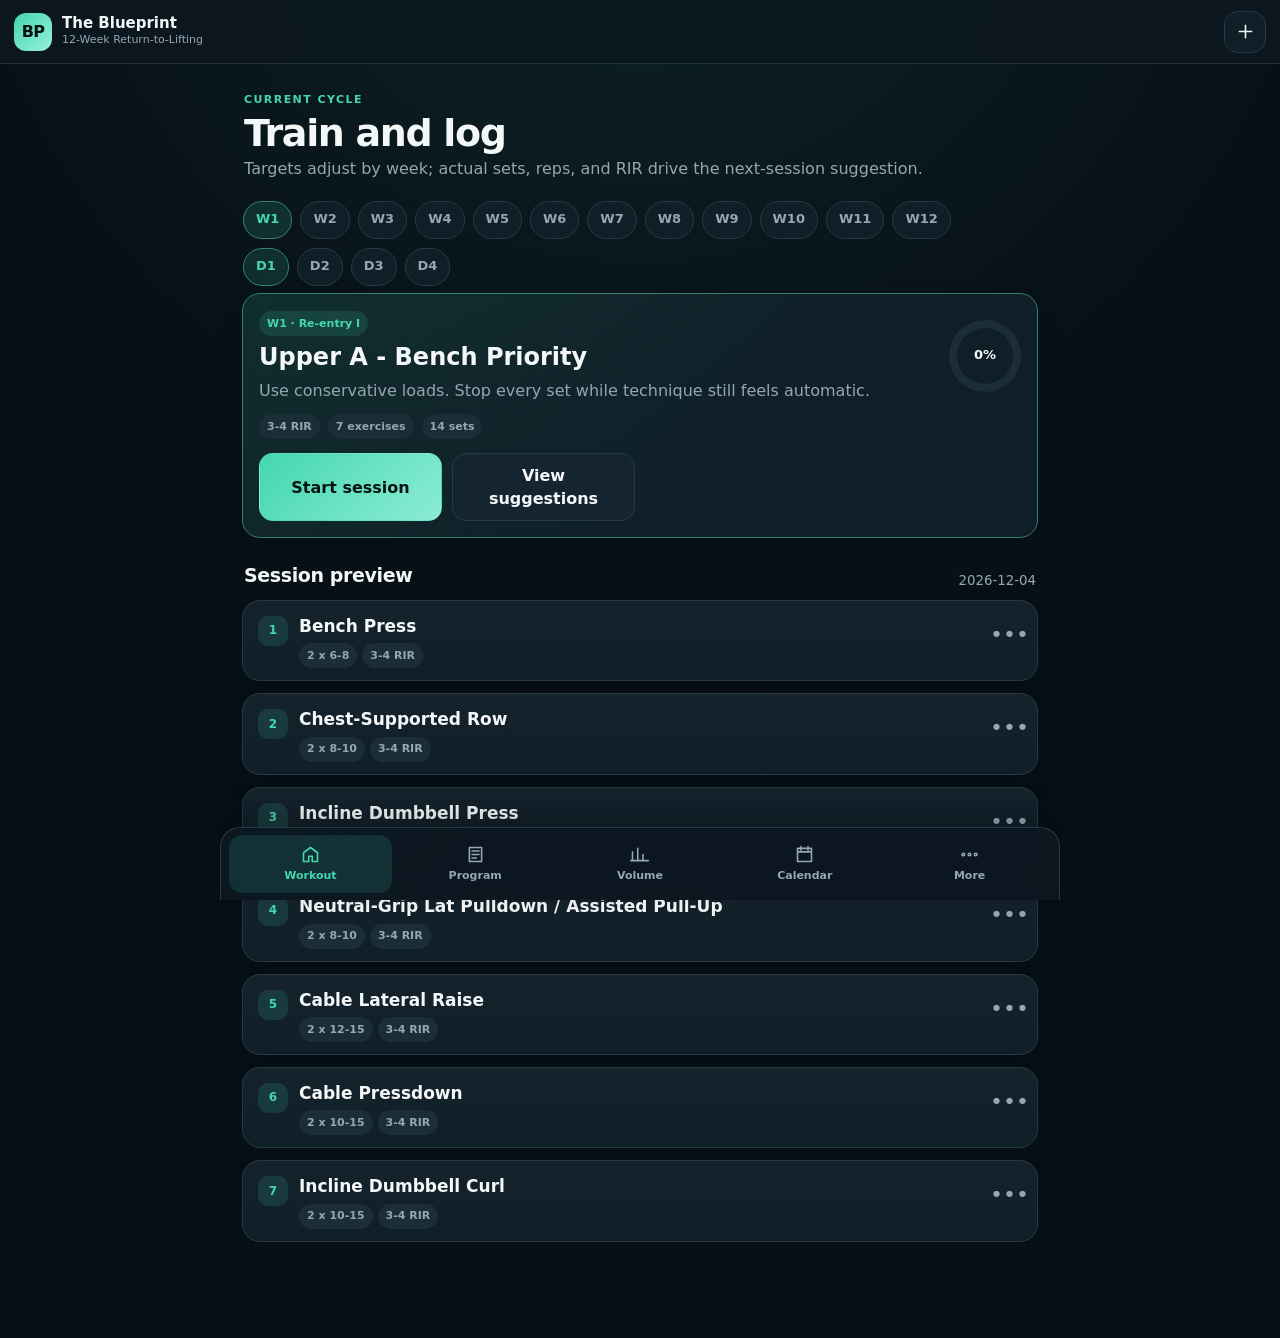
<file: index.html>
<!doctype html>
<html lang="en">
<head>
  <meta charset="utf-8">
  <meta name="viewport" content="width=device-width, initial-scale=1, viewport-fit=cover">
  <meta name="theme-color" content="#0c1720">
  <meta name="description" content="Offline workout tracker for The Blueprint 12-week strength and fat-loss program.">
  <meta name="apple-mobile-web-app-capable" content="yes">
  <meta name="apple-mobile-web-app-status-bar-style" content="black-translucent">
  <meta name="apple-mobile-web-app-title" content="Blueprint">
  <link rel="manifest" href="manifest.webmanifest">
  <link rel="apple-touch-icon" href="icons/icon-192.png">
  <link rel="icon" href="icons/favicon.png">
  <link rel="stylesheet" href="styles.css">
  <title>The Blueprint Workout App</title>
</head>
<body>
  <div id="app" class="app-shell">
    <header class="topbar">
      <button class="brand-button" data-action="go-today" aria-label="Go to today's workout">
        <span class="brand-mark">BP</span>
        <span class="brand-copy"><strong>The Blueprint</strong><small id="brand-cycle">Workout system</small></span>
      </button>
      <button id="session-timer-chip" class="timer-chip hidden" data-action="open-session" aria-label="Open active workout">
        <span class="timer-dot"></span><span id="session-timer-text">0:00</span>
      </button>
      <button class="icon-button" data-action="open-quick-add" aria-label="Quick add">
        <svg viewBox="0 0 24 24" aria-hidden="true"><path d="M12 5v14M5 12h14"/></svg>
      </button>
    </header>

    <main id="main-content" class="main-content" tabindex="-1">
      <section id="view-today" class="view active" data-view="today"></section>
      <section id="view-program" class="view" data-view="program"></section>
      <section id="view-volume" class="view" data-view="volume"></section>
      <section id="view-calendar" class="view" data-view="calendar"></section>
      <section id="view-more" class="view" data-view="more"></section>
    </main>

    <nav class="bottom-nav" aria-label="Primary navigation">
      <button class="nav-item active" data-route="today">
        <svg viewBox="0 0 24 24" aria-hidden="true"><path d="M4 20V10l8-6 8 6v10h-6v-6h-4v6z"/></svg><span>Workout</span>
      </button>
      <button class="nav-item" data-route="program">
        <svg viewBox="0 0 24 24" aria-hidden="true"><path d="M5 4h14v16H5zM8 8h8M8 12h8M8 16h5"/></svg><span>Program</span>
      </button>
      <button class="nav-item" data-route="volume">
        <svg viewBox="0 0 24 24" aria-hidden="true"><path d="M4 19V9M10 19V5M16 19v-7M22 19H2"/></svg><span>Volume</span>
      </button>
      <button class="nav-item" data-route="calendar">
        <svg viewBox="0 0 24 24" aria-hidden="true"><path d="M4 5h16v15H4zM8 3v4M16 3v4M4 9h16"/></svg><span>Calendar</span>
      </button>
      <button class="nav-item" data-route="more">
        <svg viewBox="0 0 24 24" aria-hidden="true"><circle cx="5" cy="12" r="1.5"/><circle cx="12" cy="12" r="1.5"/><circle cx="19" cy="12" r="1.5"/></svg><span>More</span>
      </button>
    </nav>
  </div>

  <div id="rest-timer" class="rest-timer hidden" role="status" aria-live="polite">
    <div><small>REST</small><strong id="rest-timer-text">1:30</strong></div>
    <div class="rest-actions">
      <button data-action="rest-minus">-15</button>
      <button data-action="rest-skip">Skip</button>
      <button data-action="rest-plus">+15</button>
    </div>
  </div>

  <div id="modal-backdrop" class="modal-backdrop hidden" data-action="close-modal"></div>
  <section id="modal" class="modal hidden" role="dialog" aria-modal="true" aria-labelledby="modal-title">
    <div class="modal-handle"></div>
    <header class="modal-header"><h2 id="modal-title">Dialog</h2><button class="icon-button" data-action="close-modal" aria-label="Close"><svg viewBox="0 0 24 24"><path d="M6 6l12 12M18 6L6 18"/></svg></button></header>
    <div id="modal-body" class="modal-body"></div>
  </section>

  <div id="toast-region" class="toast-region" aria-live="polite"></div>
  <input id="import-file" type="file" accept="application/json" hidden>

  <script src="data.js"></script>
  <script src="core.js"></script>
  <script src="app.js"></script>
</body>
</html>
</file>
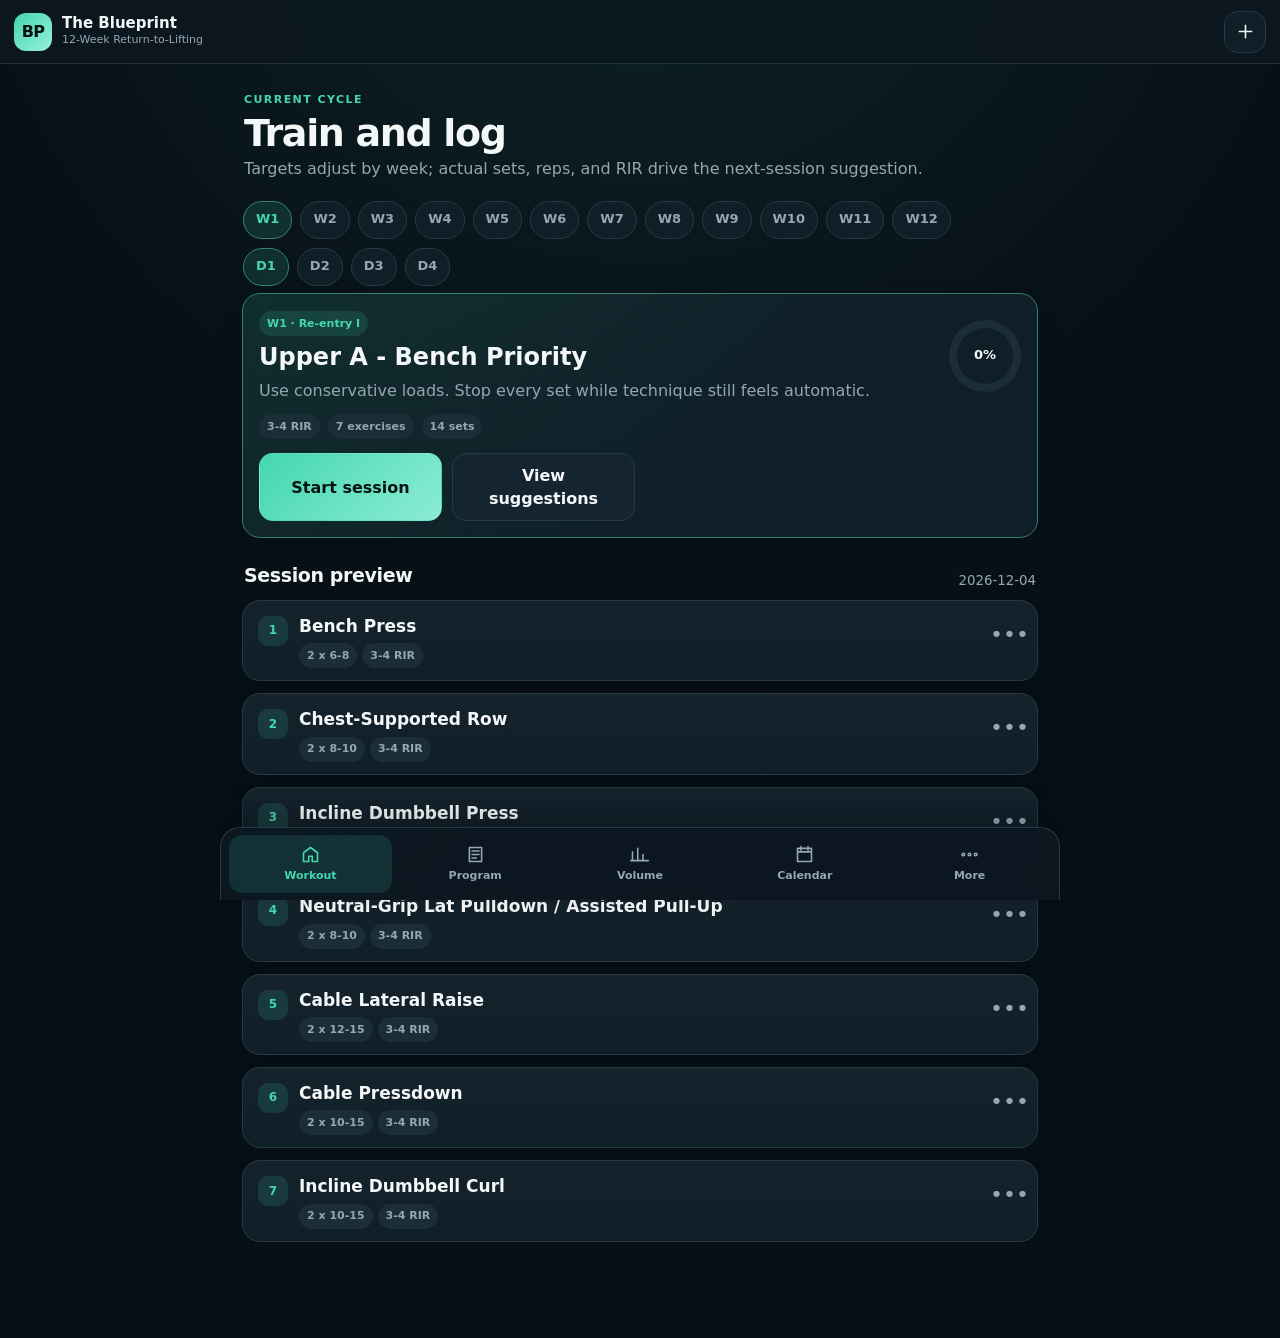
<file: Blueprint_Workout_App_Standalone.html>
<!doctype html>
<html lang="en">
<head>
  <meta charset="utf-8">
  <meta name="viewport" content="width=device-width, initial-scale=1, viewport-fit=cover">
  <meta name="theme-color" content="#0c1720">
  <meta name="description" content="Offline workout tracker for The Blueprint 12-week strength and fat-loss program.">
  <meta name="apple-mobile-web-app-capable" content="yes">
  <meta name="apple-mobile-web-app-status-bar-style" content="black-translucent">
  <meta name="apple-mobile-web-app-title" content="Blueprint">
  
  
  
  <style>
:root {
  color-scheme: dark;
  --bg: #071017;
  --bg-elevated: #0c1720;
  --panel: #101e28;
  --panel-2: #142530;
  --panel-3: #1a2d39;
  --text: #f3f7f8;
  --muted: #94a7b2;
  --line: #263b46;
  --accent: #44d6b1;
  --accent-2: #5eb8ff;
  --accent-soft: rgba(68,214,177,.14);
  --warning: #ffbd5a;
  --danger: #ff7474;
  --success: #58dea7;
  --input: #0a151d;
  --shadow: 0 16px 44px rgba(0,0,0,.34);
  --radius: 18px;
  --radius-sm: 12px;
  --safe-top: env(safe-area-inset-top, 0px);
  --safe-bottom: env(safe-area-inset-bottom, 0px);
  --max: 840px;
}

body.light {
  color-scheme: light;
  --bg: #eef3f5;
  --bg-elevated: #ffffff;
  --panel: #ffffff;
  --panel-2: #f5f8f9;
  --panel-3: #e9f0f2;
  --text: #13212a;
  --muted: #607580;
  --line: #d7e1e5;
  --accent: #0b9779;
  --accent-2: #287dc1;
  --accent-soft: rgba(11,151,121,.10);
  --warning: #b56c00;
  --danger: #c33838;
  --success: #11815e;
  --input: #f7fafb;
  --shadow: 0 16px 44px rgba(36,57,67,.15);
}

* { box-sizing: border-box; }
html { -webkit-text-size-adjust: 100%; scroll-behavior: smooth; }
body {
  margin: 0;
  min-height: 100vh;
  background: radial-gradient(circle at 50% -15%, rgba(68,214,177,.11), transparent 42%), var(--bg);
  color: var(--text);
  font-family: Inter, ui-sans-serif, system-ui, -apple-system, BlinkMacSystemFont, "Segoe UI", sans-serif;
  font-size: 16px;
  line-height: 1.45;
  overscroll-behavior-y: none;
}
button, input, select, textarea { font: inherit; }
button { color: inherit; }
button, [role="button"] { -webkit-tap-highlight-color: transparent; }
svg { fill: none; stroke: currentColor; stroke-width: 1.8; stroke-linecap: round; stroke-linejoin: round; }
.hidden { display: none !important; }
.sr-only { position: absolute; width: 1px; height: 1px; padding: 0; margin: -1px; overflow: hidden; clip: rect(0,0,0,0); white-space: nowrap; border: 0; }

.app-shell { min-height: 100vh; }
.topbar {
  position: fixed;
  inset: 0 0 auto 0;
  z-index: 30;
  min-height: calc(64px + var(--safe-top));
  padding: calc(8px + var(--safe-top)) 14px 8px;
  display: flex;
  align-items: center;
  gap: 10px;
  background: color-mix(in srgb, var(--bg-elevated) 92%, transparent);
  border-bottom: 1px solid color-mix(in srgb, var(--line) 72%, transparent);
  backdrop-filter: blur(18px);
}
.brand-button {
  min-width: 0;
  padding: 0;
  display: flex;
  align-items: center;
  gap: 10px;
  flex: 1;
  background: none;
  border: 0;
  text-align: left;
}
.brand-mark {
  display: grid;
  place-items: center;
  width: 38px;
  height: 38px;
  flex: 0 0 38px;
  border-radius: 12px;
  color: #06120f;
  background: linear-gradient(135deg, var(--accent), #95f0d9);
  font-weight: 900;
  letter-spacing: -.04em;
}
.brand-copy { min-width: 0; display: flex; flex-direction: column; }
.brand-copy strong { font-size: 15px; line-height: 1.15; }
.brand-copy small { color: var(--muted); font-size: 11px; white-space: nowrap; overflow: hidden; text-overflow: ellipsis; }
.timer-chip {
  border: 1px solid color-mix(in srgb, var(--accent) 45%, var(--line));
  background: var(--accent-soft);
  border-radius: 999px;
  min-height: 38px;
  padding: 7px 11px;
  display: flex;
  align-items: center;
  gap: 7px;
  font-variant-numeric: tabular-nums;
  font-weight: 800;
}
.timer-dot { width: 8px; height: 8px; border-radius: 50%; background: var(--accent); box-shadow: 0 0 0 5px rgba(68,214,177,.12); }
.icon-button {
  width: 42px;
  height: 42px;
  flex: 0 0 42px;
  display: grid;
  place-items: center;
  border-radius: 14px;
  border: 1px solid var(--line);
  background: var(--panel);
}
.icon-button svg { width: 21px; height: 21px; }

.main-content {
  width: min(100%, var(--max));
  margin: 0 auto;
  padding: calc(82px + var(--safe-top)) 14px calc(96px + var(--safe-bottom));
}
.view { display: none; animation: fadeIn .18s ease-out; }
.view.active { display: block; }
@keyframes fadeIn { from { opacity: .4; transform: translateY(4px); } to { opacity: 1; transform: none; } }

.bottom-nav {
  position: fixed;
  z-index: 35;
  left: 50%;
  bottom: 0;
  transform: translateX(-50%);
  width: min(100%, var(--max));
  padding: 7px 8px calc(7px + var(--safe-bottom));
  display: grid;
  grid-template-columns: repeat(5, 1fr);
  gap: 2px;
  background: color-mix(in srgb, var(--bg-elevated) 94%, transparent);
  border: 1px solid var(--line);
  border-bottom: 0;
  border-radius: 20px 20px 0 0;
  backdrop-filter: blur(20px);
  box-shadow: 0 -12px 30px rgba(0,0,0,.22);
}
.nav-item {
  min-height: 58px;
  border: 0;
  background: transparent;
  border-radius: 13px;
  color: var(--muted);
  display: flex;
  flex-direction: column;
  align-items: center;
  justify-content: center;
  gap: 3px;
  font-size: 11px;
  font-weight: 700;
}
.nav-item svg { width: 21px; height: 21px; }
.nav-item.active { color: var(--accent); background: var(--accent-soft); }

.page-header { margin: 4px 2px 18px; }
.page-header .eyebrow, .eyebrow { color: var(--accent); text-transform: uppercase; letter-spacing: .13em; font-size: 11px; font-weight: 900; }
.page-header h1 { margin: 4px 0 4px; font-size: clamp(25px, 7vw, 38px); line-height: 1.06; letter-spacing: -.035em; }
.page-header p { margin: 0; color: var(--muted); }
.section-title { display: flex; align-items: end; justify-content: space-between; gap: 14px; margin: 24px 2px 10px; }
.section-title h2 { margin: 0; font-size: 19px; letter-spacing: -.02em; }
.section-title p, .section-title small { margin: 0; color: var(--muted); }

.card {
  background: linear-gradient(180deg, color-mix(in srgb, var(--panel) 98%, white 2%), var(--panel));
  border: 1px solid var(--line);
  border-radius: var(--radius);
  padding: 16px;
  box-shadow: 0 8px 24px rgba(0,0,0,.10);
}
.card + .card { margin-top: 12px; }
.card.soft { background: var(--panel-2); box-shadow: none; }
.card.accent { border-color: color-mix(in srgb, var(--accent) 42%, var(--line)); background: linear-gradient(135deg, var(--accent-soft), var(--panel) 65%); }
.card.warning { border-color: color-mix(in srgb, var(--warning) 42%, var(--line)); }
.card.danger { border-color: color-mix(in srgb, var(--danger) 42%, var(--line)); }
.card-header { display: flex; align-items: flex-start; justify-content: space-between; gap: 12px; }
.card-header h2, .card-header h3 { margin: 0; letter-spacing: -.02em; }
.card-header h2 { font-size: 20px; }
.card-header h3 { font-size: 17px; }
.card-header p { margin: 3px 0 0; color: var(--muted); font-size: 13px; }
.card-actions { display: flex; align-items: center; gap: 8px; flex-wrap: wrap; }

.button {
  min-height: 46px;
  padding: 10px 15px;
  border-radius: 14px;
  border: 1px solid var(--line);
  background: var(--panel-2);
  font-weight: 800;
  display: inline-flex;
  align-items: center;
  justify-content: center;
  gap: 8px;
  text-decoration: none;
  cursor: pointer;
}
.button:active, .icon-button:active, .nav-item:active { transform: translateY(1px); }
.button.primary { color: #071510; background: linear-gradient(135deg, var(--accent), #8becd4); border-color: transparent; }
.button.secondary { background: var(--accent-soft); border-color: color-mix(in srgb, var(--accent) 45%, var(--line)); color: var(--accent); }
.button.ghost { background: transparent; }
.button.danger { color: var(--danger); border-color: color-mix(in srgb, var(--danger) 40%, var(--line)); background: rgba(255,116,116,.08); }
.button.small { min-height: 36px; padding: 7px 11px; border-radius: 11px; font-size: 13px; }
.button.block { width: 100%; }
.button[disabled] { opacity: .45; cursor: not-allowed; }
.link-button { border: 0; background: none; padding: 0; color: var(--accent); font-weight: 800; }

.pill-row { display: flex; gap: 8px; overflow-x: auto; scrollbar-width: none; padding: 2px 1px 7px; }
.pill-row::-webkit-scrollbar { display: none; }
.pill {
  flex: 0 0 auto;
  min-height: 38px;
  padding: 8px 12px;
  border-radius: 999px;
  border: 1px solid var(--line);
  background: var(--panel);
  color: var(--muted);
  font-size: 13px;
  font-weight: 800;
}
.pill.active { background: var(--accent-soft); color: var(--accent); border-color: color-mix(in srgb, var(--accent) 45%, var(--line)); }
.badge { display: inline-flex; align-items: center; min-height: 25px; padding: 4px 8px; border-radius: 999px; background: var(--panel-3); color: var(--muted); font-size: 11px; font-weight: 800; }
.badge.accent { color: var(--accent); background: var(--accent-soft); }
.badge.success { color: var(--success); background: rgba(88,222,167,.11); }
.badge.warning { color: var(--warning); background: rgba(255,189,90,.11); }

.selector-grid { display: grid; grid-template-columns: minmax(0, 1fr) minmax(0, 1fr); gap: 10px; }
.field { display: flex; flex-direction: column; gap: 6px; min-width: 0; }
.field label, .field-label { color: var(--muted); font-size: 12px; font-weight: 800; }
.input, .select, .textarea {
  width: 100%;
  min-height: 46px;
  border: 1px solid var(--line);
  border-radius: 13px;
  background: var(--input);
  color: var(--text);
  padding: 10px 12px;
  outline: none;
}
.textarea { min-height: 92px; resize: vertical; }
.input:focus, .select:focus, .textarea:focus { border-color: var(--accent); box-shadow: 0 0 0 3px var(--accent-soft); }
.input[type=number] { font-variant-numeric: tabular-nums; }
.input::placeholder, .textarea::placeholder { color: color-mix(in srgb, var(--muted) 64%, transparent); }
.form-grid { display: grid; grid-template-columns: repeat(2, minmax(0, 1fr)); gap: 12px; }
.form-grid .span-2 { grid-column: 1 / -1; }
.helper { color: var(--muted); font-size: 12px; }

.status-grid { display: grid; grid-template-columns: repeat(2, minmax(0, 1fr)); gap: 10px; }
.stat { border: 1px solid var(--line); border-radius: 15px; padding: 13px; background: var(--panel-2); }
.stat small { display: block; color: var(--muted); font-size: 11px; font-weight: 800; text-transform: uppercase; letter-spacing: .06em; }
.stat strong { display: block; margin-top: 3px; font-size: 22px; letter-spacing: -.03em; font-variant-numeric: tabular-nums; }
.stat em { display: block; color: var(--muted); font-size: 11px; font-style: normal; }

.week-hero { display: grid; grid-template-columns: 1fr auto; align-items: center; gap: 14px; }
.week-hero h2 { margin: 4px 0; font-size: 24px; }
.week-hero p { margin: 0; color: var(--muted); }
.progress-ring { position: relative; --p: 0; width: 72px; height: 72px; border-radius: 50%; display: grid; place-items: center; background: conic-gradient(var(--accent) calc(var(--p) * 1%), var(--panel-3) 0); }
.progress-ring::before { content: ''; width: 56px; height: 56px; border-radius: 50%; background: var(--panel); position: absolute; }
.progress-ring span { position: relative; z-index: 1; font-size: 13px; font-weight: 900; }

.workout-controls { display: grid; grid-template-columns: 1fr 1fr; gap: 10px; margin-top: 14px; }
.workout-controls .button:last-child:nth-child(odd) { grid-column: 1 / -1; }
.session-banner { display: flex; align-items: center; justify-content: space-between; gap: 12px; margin-top: 12px; padding: 12px 14px; border: 1px solid color-mix(in srgb, var(--accent) 45%, var(--line)); border-radius: 14px; background: var(--accent-soft); }
.session-banner strong { font-variant-numeric: tabular-nums; font-size: 20px; }

.exercise-card { padding: 0; overflow: hidden; }
.exercise-card + .exercise-card { margin-top: 12px; }
.exercise-head { padding: 15px 15px 12px; display: flex; align-items: flex-start; justify-content: space-between; gap: 10px; }
.exercise-index { display: flex; gap: 11px; min-width: 0; }
.exercise-number { width: 30px; height: 30px; flex: 0 0 30px; display: grid; place-items: center; border-radius: 10px; background: var(--accent-soft); color: var(--accent); font-size: 12px; font-weight: 900; }
.exercise-title { min-width: 0; }
.exercise-title h3 { margin: 0; font-size: 17px; line-height: 1.2; }
.exercise-title .meta { display: flex; flex-wrap: wrap; gap: 5px; margin-top: 7px; }
.exercise-menu { border: 0; background: transparent; width: 38px; height: 38px; display: grid; place-items: center; color: var(--muted); font-size: 22px; }
.suggestion { margin: 0 15px 12px; border-radius: 13px; padding: 11px 12px; background: var(--panel-2); border: 1px solid var(--line); }
.suggestion strong { display: block; color: var(--accent-2); font-size: 13px; }
.suggestion p { margin: 3px 0 0; color: var(--muted); font-size: 12px; }
.suggestion .set-change { color: var(--warning); }
.set-table { border-top: 1px solid var(--line); }
.set-head, .set-row { display: grid; grid-template-columns: 34px minmax(70px, 1.05fr) minmax(62px, .8fr) minmax(58px, .72fr) 46px; gap: 7px; align-items: center; padding: 8px 12px; }
.set-head { color: var(--muted); font-size: 10px; font-weight: 900; text-transform: uppercase; letter-spacing: .05em; background: var(--panel-2); }
.set-row { border-top: 1px solid color-mix(in srgb, var(--line) 72%, transparent); }
.set-row.complete { background: rgba(88,222,167,.06); }
.set-number { text-align: center; font-weight: 900; color: var(--muted); }
.set-input { width: 100%; min-width: 0; height: 43px; border: 1px solid var(--line); border-radius: 11px; background: var(--input); color: var(--text); padding: 7px; text-align: center; font-weight: 800; font-variant-numeric: tabular-nums; }
.set-input:focus { outline: none; border-color: var(--accent); }
.set-input::placeholder { font-size: 11px; color: color-mix(in srgb, var(--muted) 55%, transparent); }
.complete-set { width: 42px; height: 42px; border-radius: 12px; border: 1px solid var(--line); background: var(--panel-2); display: grid; place-items: center; color: var(--muted); }
.complete-set svg { width: 21px; height: 21px; }
.set-row.complete .complete-set { color: #04100d; background: var(--success); border-color: transparent; }
.exercise-foot { display: flex; gap: 8px; padding: 10px 12px 13px; border-top: 1px solid var(--line); }
.exercise-foot .button { flex: 1; }

.week-grid { display: grid; grid-template-columns: repeat(4, minmax(0, 1fr)); gap: 8px; }
.week-cell { min-height: 62px; border: 1px solid var(--line); border-radius: 13px; background: var(--panel); padding: 8px; display: flex; flex-direction: column; justify-content: space-between; align-items: flex-start; }
.week-cell strong { font-size: 14px; }
.week-cell small { color: var(--muted); font-size: 10px; }
.week-cell.active { border-color: var(--accent); background: var(--accent-soft); }
.week-cell.complete { box-shadow: inset 0 -3px var(--success); }

.program-day { margin-top: 10px; }
.program-day summary { list-style: none; cursor: pointer; display: flex; align-items: center; justify-content: space-between; gap: 10px; padding: 14px 15px; border: 1px solid var(--line); background: var(--panel); border-radius: 15px; }
.program-day summary::-webkit-details-marker { display: none; }
.program-day[open] summary { border-radius: 15px 15px 0 0; border-bottom-color: transparent; }
.program-day-body { border: 1px solid var(--line); border-top: 0; border-radius: 0 0 15px 15px; overflow: hidden; }
.program-row { display: grid; grid-template-columns: 1fr auto; gap: 10px; align-items: center; padding: 11px 13px; border-top: 1px solid var(--line); }
.program-row:first-child { border-top: 0; }
.program-row p { margin: 0; }
.program-row small { display: block; color: var(--muted); }

.volume-toggle { display: grid; grid-template-columns: 1fr 1fr; gap: 4px; padding: 4px; border-radius: 14px; background: var(--panel-2); }
.volume-toggle button { min-height: 38px; border: 0; border-radius: 10px; background: transparent; color: var(--muted); font-weight: 800; }
.volume-toggle button.active { background: var(--panel); color: var(--text); box-shadow: 0 4px 14px rgba(0,0,0,.14); }
.bar-list { display: flex; flex-direction: column; gap: 12px; }
.bar-row { display: grid; grid-template-columns: 94px 1fr 56px; gap: 10px; align-items: center; }
.bar-row label { font-size: 13px; font-weight: 800; }
.bar-track { height: 12px; border-radius: 999px; background: var(--panel-3); overflow: hidden; }
.bar-fill { height: 100%; width: 0; border-radius: inherit; background: linear-gradient(90deg, var(--accent), var(--accent-2)); }
.bar-value { text-align: right; font-variant-numeric: tabular-nums; font-size: 12px; color: var(--muted); }
.volume-table { width: 100%; border-collapse: collapse; }
.volume-table th, .volume-table td { padding: 10px 8px; border-bottom: 1px solid var(--line); }
.volume-table th { color: var(--muted); font-size: 10px; text-align: right; text-transform: uppercase; letter-spacing: .06em; }
.volume-table th:first-child, .volume-table td:first-child { text-align: left; }
.volume-table td { text-align: right; font-variant-numeric: tabular-nums; }

.calendar-toolbar { display: flex; align-items: center; justify-content: space-between; margin-bottom: 12px; }
.calendar-toolbar h2 { margin: 0; font-size: 20px; }
.calendar-grid { display: grid; grid-template-columns: repeat(7, minmax(0, 1fr)); gap: 5px; min-width: 0; }
.calendar-weekday { text-align: center; color: var(--muted); font-size: 10px; font-weight: 900; padding: 6px 0; }
.calendar-day { position: relative; aspect-ratio: 1; min-width: 0; border: 1px solid var(--line); border-radius: 12px; background: var(--panel-2); padding: 7px; text-align: left; font-size: 12px; }
.calendar-day.outside { opacity: .32; }
.calendar-day.today { border-color: var(--accent-2); }
.calendar-day.has-gym { background: var(--accent-soft); border-color: color-mix(in srgb, var(--accent) 50%, var(--line)); }
.calendar-day .day-num { font-weight: 900; }
.calendar-day .dots { position: absolute; left: 7px; right: 7px; bottom: 6px; display: flex; gap: 3px; }
.calendar-day .dot { width: 6px; height: 6px; border-radius: 50%; background: var(--accent); }
.calendar-day .time { position: absolute; right: 6px; bottom: 4px; color: var(--muted); font-size: 8px; }

.time-chart { display: flex; align-items: flex-end; gap: 6px; height: 150px; padding: 8px 3px 0; }
.time-bar-wrap { flex: 1; min-width: 0; height: 100%; display: flex; flex-direction: column; align-items: center; justify-content: flex-end; gap: 6px; }
.time-bar { width: 100%; max-width: 34px; min-height: 3px; border-radius: 7px 7px 3px 3px; background: linear-gradient(180deg, var(--accent-2), var(--accent)); }
.time-bar-wrap small { color: var(--muted); font-size: 9px; }

.list { display: flex; flex-direction: column; }
.list-item { min-height: 60px; display: flex; align-items: center; justify-content: space-between; gap: 12px; padding: 12px 0; border-bottom: 1px solid var(--line); }
.list-item:last-child { border-bottom: 0; }
.list-copy { min-width: 0; }
.list-copy strong { display: block; }
.list-copy small { display: block; color: var(--muted); white-space: nowrap; overflow: hidden; text-overflow: ellipsis; }
.list-chevron { color: var(--muted); font-size: 22px; }

.muscle-credit-row { display: grid; grid-template-columns: minmax(0, 1fr) 94px 42px; gap: 8px; align-items: end; margin-top: 8px; }
.credit-input-wrap { position: relative; }
.credit-input-wrap .input { padding-right: 28px; }
.credit-input-wrap span { position: absolute; right: 10px; top: 50%; transform: translateY(-50%); color: var(--muted); font-size: 12px; }

.modal-backdrop { position: fixed; inset: 0; z-index: 80; background: rgba(0,0,0,.58); backdrop-filter: blur(4px); }
.modal {
  position: fixed;
  z-index: 90;
  left: 50%;
  bottom: 0;
  width: min(100%, 720px);
  max-height: min(88vh, 840px);
  transform: translateX(-50%);
  display: flex;
  flex-direction: column;
  background: var(--bg-elevated);
  border: 1px solid var(--line);
  border-bottom: 0;
  border-radius: 24px 24px 0 0;
  box-shadow: var(--shadow);
  padding-bottom: var(--safe-bottom);
  animation: slideUp .2s ease-out;
}
@keyframes slideUp { from { transform: translate(-50%, 20px); opacity: .5; } to { transform: translate(-50%, 0); opacity: 1; } }
.modal-handle { width: 42px; height: 5px; border-radius: 999px; background: var(--line); margin: 9px auto 0; }
.modal-header { display: flex; align-items: center; justify-content: space-between; padding: 10px 15px; border-bottom: 1px solid var(--line); }
.modal-header h2 { margin: 0; font-size: 19px; }
.modal-body { padding: 15px; overflow-y: auto; overscroll-behavior: contain; }
.modal-body > :first-child { margin-top: 0; }
.modal-footer { position: sticky; bottom: 0; display: flex; gap: 9px; padding: 12px 0 2px; background: linear-gradient(transparent, var(--bg-elevated) 24%); }
.modal-footer .button { flex: 1; }

.rest-timer {
  position: fixed;
  z-index: 60;
  left: 50%;
  bottom: calc(82px + var(--safe-bottom));
  transform: translateX(-50%);
  width: min(calc(100% - 24px), 560px);
  display: flex;
  align-items: center;
  justify-content: space-between;
  gap: 12px;
  padding: 12px 13px;
  border-radius: 17px;
  border: 1px solid color-mix(in srgb, var(--accent-2) 50%, var(--line));
  background: color-mix(in srgb, var(--panel) 94%, transparent);
  box-shadow: var(--shadow);
  backdrop-filter: blur(18px);
}
.rest-timer small { display: block; color: var(--accent-2); font-weight: 900; letter-spacing: .12em; }
.rest-timer strong { display: block; font-size: 24px; font-variant-numeric: tabular-nums; line-height: 1; }
.rest-actions { display: flex; gap: 6px; }
.rest-actions button { min-height: 38px; border: 1px solid var(--line); border-radius: 11px; background: var(--panel-2); font-size: 12px; font-weight: 800; }

.toast-region { position: fixed; z-index: 120; top: calc(72px + var(--safe-top)); left: 50%; transform: translateX(-50%); width: min(calc(100% - 28px), 600px); pointer-events: none; }
.toast { margin-top: 8px; padding: 12px 14px; border: 1px solid var(--line); border-radius: 14px; background: var(--panel); box-shadow: var(--shadow); font-weight: 700; animation: toastIn .2s ease-out; }
.toast.success { border-color: color-mix(in srgb, var(--success) 50%, var(--line)); }
.toast.error { border-color: color-mix(in srgb, var(--danger) 50%, var(--line)); }
@keyframes toastIn { from { opacity: 0; transform: translateY(-6px); } to { opacity: 1; transform: none; } }

.empty { text-align: center; padding: 32px 18px; color: var(--muted); }
.empty strong { display: block; color: var(--text); margin-bottom: 4px; }
.divider { height: 1px; background: var(--line); margin: 18px 0; }
.inline-note { padding: 11px 12px; border-radius: 12px; background: var(--panel-2); color: var(--muted); font-size: 12px; }
.check-row { display: flex; align-items: center; gap: 10px; min-height: 44px; }
.check-row input { width: 20px; height: 20px; accent-color: var(--accent); }

@media (min-width: 680px) {
  .main-content { padding-left: 22px; padding-right: 22px; }
  .status-grid { grid-template-columns: repeat(4, minmax(0, 1fr)); }
  .week-grid { grid-template-columns: repeat(6, minmax(0, 1fr)); }
  .workout-controls { grid-template-columns: repeat(4, 1fr); }
  .workout-controls .button:last-child:nth-child(odd) { grid-column: auto; }
  .set-head, .set-row { grid-template-columns: 40px minmax(92px, 1fr) minmax(80px, .8fr) minmax(72px, .7fr) 48px; padding-left: 15px; padding-right: 15px; }
  .calendar-day { min-height: 72px; aspect-ratio: auto; }
  .form-grid.three { grid-template-columns: repeat(3, minmax(0, 1fr)); }
}

@media (max-width: 370px) {
  .main-content { padding-left: 9px; padding-right: 9px; }
  .set-head, .set-row { gap: 4px; padding-left: 7px; padding-right: 7px; grid-template-columns: 28px minmax(58px, 1fr) minmax(52px, .75fr) minmax(50px, .68fr) 42px; }
  .set-input { padding: 5px 3px; }
  .week-grid { grid-template-columns: repeat(3, 1fr); }
  .bar-row { grid-template-columns: 78px 1fr 48px; gap: 6px; }
  #view-calendar .card { padding-left: 10px; padding-right: 10px; }
  .calendar-grid { gap: 3px; }
}

@media print {
  .topbar, .bottom-nav, .rest-timer { display: none !important; }
  .main-content { padding: 0; width: 100%; max-width: none; }
  body { background: white; color: black; }
  .card { box-shadow: none; break-inside: avoid; }
}

</style>
  <title>The Blueprint Workout App</title>
</head>
<body>
  <div id="app" class="app-shell">
    <header class="topbar">
      <button class="brand-button" data-action="go-today" aria-label="Go to today's workout">
        <span class="brand-mark">BP</span>
        <span class="brand-copy"><strong>The Blueprint</strong><small id="brand-cycle">Workout system</small></span>
      </button>
      <button id="session-timer-chip" class="timer-chip hidden" data-action="open-session" aria-label="Open active workout">
        <span class="timer-dot"></span><span id="session-timer-text">0:00</span>
      </button>
      <button class="icon-button" data-action="open-quick-add" aria-label="Quick add">
        <svg viewBox="0 0 24 24" aria-hidden="true"><path d="M12 5v14M5 12h14"/></svg>
      </button>
    </header>

    <main id="main-content" class="main-content" tabindex="-1">
      <section id="view-today" class="view active" data-view="today"></section>
      <section id="view-program" class="view" data-view="program"></section>
      <section id="view-volume" class="view" data-view="volume"></section>
      <section id="view-calendar" class="view" data-view="calendar"></section>
      <section id="view-more" class="view" data-view="more"></section>
    </main>

    <nav class="bottom-nav" aria-label="Primary navigation">
      <button class="nav-item active" data-route="today">
        <svg viewBox="0 0 24 24" aria-hidden="true"><path d="M4 20V10l8-6 8 6v10h-6v-6h-4v6z"/></svg><span>Workout</span>
      </button>
      <button class="nav-item" data-route="program">
        <svg viewBox="0 0 24 24" aria-hidden="true"><path d="M5 4h14v16H5zM8 8h8M8 12h8M8 16h5"/></svg><span>Program</span>
      </button>
      <button class="nav-item" data-route="volume">
        <svg viewBox="0 0 24 24" aria-hidden="true"><path d="M4 19V9M10 19V5M16 19v-7M22 19H2"/></svg><span>Volume</span>
      </button>
      <button class="nav-item" data-route="calendar">
        <svg viewBox="0 0 24 24" aria-hidden="true"><path d="M4 5h16v15H4zM8 3v4M16 3v4M4 9h16"/></svg><span>Calendar</span>
      </button>
      <button class="nav-item" data-route="more">
        <svg viewBox="0 0 24 24" aria-hidden="true"><circle cx="5" cy="12" r="1.5"/><circle cx="12" cy="12" r="1.5"/><circle cx="19" cy="12" r="1.5"/></svg><span>More</span>
      </button>
    </nav>
  </div>

  <div id="rest-timer" class="rest-timer hidden" role="status" aria-live="polite">
    <div><small>REST</small><strong id="rest-timer-text">1:30</strong></div>
    <div class="rest-actions">
      <button data-action="rest-minus">-15</button>
      <button data-action="rest-skip">Skip</button>
      <button data-action="rest-plus">+15</button>
    </div>
  </div>

  <div id="modal-backdrop" class="modal-backdrop hidden" data-action="close-modal"></div>
  <section id="modal" class="modal hidden" role="dialog" aria-modal="true" aria-labelledby="modal-title">
    <div class="modal-handle"></div>
    <header class="modal-header"><h2 id="modal-title">Dialog</h2><button class="icon-button" data-action="close-modal" aria-label="Close"><svg viewBox="0 0 24 24"><path d="M6 6l12 12M18 6L6 18"/></svg></button></header>
    <div id="modal-body" class="modal-body"></div>
  </section>

  <div id="toast-region" class="toast-region" aria-live="polite"></div>
  <input id="import-file" type="file" accept="application/json" hidden>

  <script>
(function (global) {
  const data = {
  "APP_VERSION": 1,
  "MUSCLE_GROUPS": {
    "Chest": [
      "Chest"
    ],
    "Back": [
      "Lats",
      "Upper Back",
      "Spinal Erectors"
    ],
    "Shoulders": [
      "Front Delts",
      "Side Delts",
      "Rear Delts"
    ],
    "Arms": [
      "Biceps",
      "Triceps",
      "Forearms / Brachialis"
    ],
    "Legs": [
      "Quads",
      "Hamstrings",
      "Glutes",
      "Adductors",
      "Calves"
    ],
    "Core": [
      "Abs / Trunk"
    ]
  },
  "MUSCLES": [
    "Chest",
    "Lats",
    "Upper Back",
    "Spinal Erectors",
    "Front Delts",
    "Side Delts",
    "Rear Delts",
    "Biceps",
    "Triceps",
    "Forearms / Brachialis",
    "Quads",
    "Hamstrings",
    "Glutes",
    "Adductors",
    "Calves",
    "Abs / Trunk"
  ],
  "DEFAULT_EXERCISES": [
    {
      "id": "bench-press",
      "name": "Bench Press",
      "category": "Compound",
      "equipment": "Barbell",
      "pattern": "Horizontal press",
      "restSec": 180,
      "increment": 5,
      "muscles": [
        {
          "muscle": "Chest",
          "credit": 1
        },
        {
          "muscle": "Triceps",
          "credit": 0.5
        },
        {
          "muscle": "Front Delts",
          "credit": 0.3
        }
      ],
      "cues": "Plant the feet, keep the upper back tight, lower to the lower-mid chest, and press up and slightly back.",
      "alternatives": [
        "db-bench-press",
        "smith-bench-press",
        "machine-chest-press"
      ],
      "active": true
    },
    {
      "id": "db-bench-press",
      "name": "Dumbbell Bench Press",
      "category": "Compound",
      "equipment": "Dumbbells",
      "pattern": "Horizontal press",
      "restSec": 150,
      "increment": 5,
      "muscles": [
        {
          "muscle": "Chest",
          "credit": 1
        },
        {
          "muscle": "Triceps",
          "credit": 0.45
        },
        {
          "muscle": "Front Delts",
          "credit": 0.3
        }
      ],
      "cues": "Keep forearms stacked and lower only as far as the shoulders remain controlled.",
      "alternatives": [
        "bench-press",
        "machine-chest-press"
      ],
      "active": true
    },
    {
      "id": "smith-bench-press",
      "name": "Smith Machine Bench Press",
      "category": "Compound",
      "equipment": "Smith machine",
      "pattern": "Horizontal press",
      "restSec": 150,
      "increment": 5,
      "muscles": [
        {
          "muscle": "Chest",
          "credit": 1
        },
        {
          "muscle": "Triceps",
          "credit": 0.5
        },
        {
          "muscle": "Front Delts",
          "credit": 0.3
        }
      ],
      "cues": "Set the bench so the bar reaches the lower-mid chest without forcing the shoulders forward.",
      "alternatives": [
        "bench-press",
        "machine-chest-press"
      ],
      "active": true
    },
    {
      "id": "incline-db-press",
      "name": "Incline Dumbbell Press",
      "category": "Compound",
      "equipment": "Dumbbells",
      "pattern": "Incline press",
      "restSec": 150,
      "increment": 5,
      "muscles": [
        {
          "muscle": "Chest",
          "credit": 1
        },
        {
          "muscle": "Triceps",
          "credit": 0.45
        },
        {
          "muscle": "Front Delts",
          "credit": 0.4
        }
      ],
      "cues": "Use a low-to-moderate incline and keep the forearms vertical.",
      "alternatives": [
        "incline-bar-smith-bench",
        "incline-machine-press"
      ],
      "active": true
    },
    {
      "id": "incline-bar-smith-bench",
      "name": "Incline Barbell or Smith Bench",
      "category": "Compound",
      "equipment": "Barbell / Smith",
      "pattern": "Incline press",
      "restSec": 180,
      "increment": 5,
      "muscles": [
        {
          "muscle": "Chest",
          "credit": 1
        },
        {
          "muscle": "Triceps",
          "credit": 0.5
        },
        {
          "muscle": "Front Delts",
          "credit": 0.4
        }
      ],
      "cues": "Use a modest incline and repeat the same touch point and bar path each week.",
      "alternatives": [
        "incline-db-press",
        "incline-machine-press"
      ],
      "active": true
    },
    {
      "id": "incline-machine-press",
      "name": "Incline Machine Press",
      "category": "Compound",
      "equipment": "Machine",
      "pattern": "Incline press",
      "restSec": 120,
      "increment": 5,
      "muscles": [
        {
          "muscle": "Chest",
          "credit": 1
        },
        {
          "muscle": "Triceps",
          "credit": 0.45
        },
        {
          "muscle": "Front Delts",
          "credit": 0.4
        }
      ],
      "cues": "Adjust the seat so the handles line up with the upper-mid chest.",
      "alternatives": [
        "incline-db-press",
        "incline-bar-smith-bench"
      ],
      "active": true
    },
    {
      "id": "machine-chest-press",
      "name": "Machine Chest Press",
      "category": "Compound",
      "equipment": "Machine",
      "pattern": "Horizontal press",
      "restSec": 120,
      "increment": 5,
      "muscles": [
        {
          "muscle": "Chest",
          "credit": 1
        },
        {
          "muscle": "Triceps",
          "credit": 0.45
        },
        {
          "muscle": "Front Delts",
          "credit": 0.3
        }
      ],
      "cues": "Set the seat for a comfortable mid-chest path and control the stretch.",
      "alternatives": [
        "bench-press",
        "db-bench-press",
        "smith-bench-press"
      ],
      "active": true
    },
    {
      "id": "cable-fly",
      "name": "Cable Fly",
      "category": "Isolation",
      "equipment": "Cable",
      "pattern": "Chest isolation",
      "restSec": 90,
      "increment": 5,
      "muscles": [
        {
          "muscle": "Chest",
          "credit": 1
        }
      ],
      "cues": "Maintain a soft elbow bend and move the upper arms across the torso.",
      "alternatives": [
        "pec-deck",
        "db-fly"
      ],
      "active": true
    },
    {
      "id": "pec-deck",
      "name": "Pec Deck",
      "category": "Isolation",
      "equipment": "Machine",
      "pattern": "Chest isolation",
      "restSec": 90,
      "increment": 5,
      "muscles": [
        {
          "muscle": "Chest",
          "credit": 1
        }
      ],
      "cues": "Keep the shoulders down and stop the stretch before the shoulder rolls forward.",
      "alternatives": [
        "cable-fly"
      ],
      "active": true
    },
    {
      "id": "db-fly",
      "name": "Dumbbell Fly",
      "category": "Isolation",
      "equipment": "Dumbbells",
      "pattern": "Chest isolation",
      "restSec": 90,
      "increment": 5,
      "muscles": [
        {
          "muscle": "Chest",
          "credit": 1
        }
      ],
      "cues": "Use a conservative range and keep a fixed, soft elbow bend.",
      "alternatives": [
        "cable-fly",
        "pec-deck"
      ],
      "active": true
    },
    {
      "id": "chest-supported-row",
      "name": "Chest-Supported Row",
      "category": "Compound",
      "equipment": "Machine / Dumbbells",
      "pattern": "Horizontal pull",
      "restSec": 150,
      "increment": 5,
      "muscles": [
        {
          "muscle": "Upper Back",
          "credit": 1
        },
        {
          "muscle": "Lats",
          "credit": 0.7
        },
        {
          "muscle": "Rear Delts",
          "credit": 0.4
        },
        {
          "muscle": "Biceps",
          "credit": 0.45
        }
      ],
      "cues": "Keep the chest on the pad and pull the elbows back and slightly toward the hips.",
      "alternatives": [
        "seated-cable-row",
        "machine-row"
      ],
      "active": true
    },
    {
      "id": "seated-cable-row",
      "name": "Seated Cable Row",
      "category": "Compound",
      "equipment": "Cable",
      "pattern": "Horizontal pull",
      "restSec": 150,
      "increment": 5,
      "muscles": [
        {
          "muscle": "Upper Back",
          "credit": 1
        },
        {
          "muscle": "Lats",
          "credit": 0.7
        },
        {
          "muscle": "Rear Delts",
          "credit": 0.35
        },
        {
          "muscle": "Biceps",
          "credit": 0.45
        }
      ],
      "cues": "Sit tall, lead with the elbows, and avoid using hip momentum.",
      "alternatives": [
        "chest-supported-row",
        "machine-row"
      ],
      "active": true
    },
    {
      "id": "machine-row",
      "name": "Machine Row",
      "category": "Compound",
      "equipment": "Machine",
      "pattern": "Horizontal pull",
      "restSec": 135,
      "increment": 5,
      "muscles": [
        {
          "muscle": "Upper Back",
          "credit": 1
        },
        {
          "muscle": "Lats",
          "credit": 0.7
        },
        {
          "muscle": "Rear Delts",
          "credit": 0.35
        },
        {
          "muscle": "Biceps",
          "credit": 0.45
        }
      ],
      "cues": "Keep the torso stable and choose a grip that allows the elbows to travel comfortably.",
      "alternatives": [
        "chest-supported-row",
        "seated-cable-row"
      ],
      "active": true
    },
    {
      "id": "one-arm-db-row",
      "name": "One-Arm Dumbbell Row",
      "category": "Compound",
      "equipment": "Dumbbell",
      "pattern": "Horizontal pull",
      "restSec": 135,
      "increment": 5,
      "muscles": [
        {
          "muscle": "Lats",
          "credit": 1
        },
        {
          "muscle": "Upper Back",
          "credit": 0.75
        },
        {
          "muscle": "Rear Delts",
          "credit": 0.3
        },
        {
          "muscle": "Biceps",
          "credit": 0.45
        }
      ],
      "cues": "Brace against a bench and pull the elbow toward the hip without twisting.",
      "alternatives": [
        "one-arm-cable-row",
        "chest-supported-row"
      ],
      "active": true
    },
    {
      "id": "one-arm-cable-row",
      "name": "One-Arm Cable Row",
      "category": "Compound",
      "equipment": "Cable",
      "pattern": "Horizontal pull",
      "restSec": 120,
      "increment": 5,
      "muscles": [
        {
          "muscle": "Lats",
          "credit": 1
        },
        {
          "muscle": "Upper Back",
          "credit": 0.7
        },
        {
          "muscle": "Rear Delts",
          "credit": 0.3
        },
        {
          "muscle": "Biceps",
          "credit": 0.45
        }
      ],
      "cues": "Reach under control and finish with the elbow near the hip.",
      "alternatives": [
        "one-arm-db-row",
        "seated-cable-row"
      ],
      "active": true
    },
    {
      "id": "lat-pulldown",
      "name": "Neutral-Grip Lat Pulldown / Assisted Pull-Up",
      "category": "Compound",
      "equipment": "Cable / Assisted machine",
      "pattern": "Vertical pull",
      "restSec": 150,
      "increment": 5,
      "muscles": [
        {
          "muscle": "Lats",
          "credit": 1
        },
        {
          "muscle": "Upper Back",
          "credit": 0.4
        },
        {
          "muscle": "Biceps",
          "credit": 0.5
        }
      ],
      "cues": "Begin from a controlled overhead stretch and pull the elbows toward the ribs.",
      "alternatives": [
        "assisted-pull-up",
        "one-arm-pulldown"
      ],
      "active": true
    },
    {
      "id": "assisted-pull-up",
      "name": "Assisted Pull-Up",
      "category": "Compound",
      "equipment": "Assisted machine",
      "pattern": "Vertical pull",
      "restSec": 150,
      "increment": 5,
      "muscles": [
        {
          "muscle": "Lats",
          "credit": 1
        },
        {
          "muscle": "Upper Back",
          "credit": 0.45
        },
        {
          "muscle": "Biceps",
          "credit": 0.5
        }
      ],
      "cues": "Keep the ribs controlled and drive the elbows down.",
      "alternatives": [
        "lat-pulldown"
      ],
      "active": true
    },
    {
      "id": "one-arm-pulldown",
      "name": "One-Arm Cable Pulldown",
      "category": "Compound",
      "equipment": "Cable",
      "pattern": "Vertical pull",
      "restSec": 120,
      "increment": 5,
      "muscles": [
        {
          "muscle": "Lats",
          "credit": 1
        },
        {
          "muscle": "Upper Back",
          "credit": 0.3
        },
        {
          "muscle": "Biceps",
          "credit": 0.45
        }
      ],
      "cues": "Pull the elbow toward the hip while keeping the torso quiet.",
      "alternatives": [
        "lat-pulldown"
      ],
      "active": true
    },
    {
      "id": "rear-delt-fly",
      "name": "Rear-Delt Fly",
      "category": "Isolation",
      "equipment": "Machine / Cable",
      "pattern": "Rear delt",
      "restSec": 75,
      "increment": 5,
      "muscles": [
        {
          "muscle": "Rear Delts",
          "credit": 1
        },
        {
          "muscle": "Upper Back",
          "credit": 0.3
        }
      ],
      "cues": "Move the upper arms out and back without shrugging.",
      "alternatives": [
        "face-pull"
      ],
      "active": true
    },
    {
      "id": "face-pull",
      "name": "Face Pull",
      "category": "Isolation",
      "equipment": "Cable",
      "pattern": "Rear delt",
      "restSec": 75,
      "increment": 5,
      "muscles": [
        {
          "muscle": "Rear Delts",
          "credit": 1
        },
        {
          "muscle": "Upper Back",
          "credit": 0.35
        }
      ],
      "cues": "Pull toward the forehead and rotate the hands apart.",
      "alternatives": [
        "rear-delt-fly"
      ],
      "active": true
    },
    {
      "id": "overhead-press",
      "name": "Seated Overhead Press",
      "category": "Compound",
      "equipment": "Dumbbells / Machine",
      "pattern": "Vertical press",
      "restSec": 150,
      "increment": 5,
      "muscles": [
        {
          "muscle": "Front Delts",
          "credit": 1
        },
        {
          "muscle": "Triceps",
          "credit": 0.5
        },
        {
          "muscle": "Side Delts",
          "credit": 0.25
        }
      ],
      "cues": "Keep the ribs stacked and press through a comfortable path.",
      "alternatives": [
        "machine-shoulder-press"
      ],
      "active": true
    },
    {
      "id": "machine-shoulder-press",
      "name": "Machine Shoulder Press",
      "category": "Compound",
      "equipment": "Machine",
      "pattern": "Vertical press",
      "restSec": 120,
      "increment": 5,
      "muscles": [
        {
          "muscle": "Front Delts",
          "credit": 1
        },
        {
          "muscle": "Triceps",
          "credit": 0.5
        },
        {
          "muscle": "Side Delts",
          "credit": 0.25
        }
      ],
      "cues": "Set the seat so the handles begin around ear level.",
      "alternatives": [
        "overhead-press"
      ],
      "active": true
    },
    {
      "id": "cable-lateral-raise",
      "name": "Cable Lateral Raise",
      "category": "Isolation",
      "equipment": "Cable",
      "pattern": "Lateral raise",
      "restSec": 75,
      "increment": 2.5,
      "muscles": [
        {
          "muscle": "Side Delts",
          "credit": 1
        }
      ],
      "cues": "Lead with the elbow and stop around shoulder height.",
      "alternatives": [
        "db-lateral-raise",
        "machine-lateral-raise"
      ],
      "active": true
    },
    {
      "id": "db-lateral-raise",
      "name": "Dumbbell Lateral Raise",
      "category": "Isolation",
      "equipment": "Dumbbells",
      "pattern": "Lateral raise",
      "restSec": 75,
      "increment": 2.5,
      "muscles": [
        {
          "muscle": "Side Delts",
          "credit": 1
        }
      ],
      "cues": "Use a controlled arc and avoid turning the set into a shrug.",
      "alternatives": [
        "cable-lateral-raise",
        "machine-lateral-raise"
      ],
      "active": true
    },
    {
      "id": "machine-lateral-raise",
      "name": "Machine Lateral Raise",
      "category": "Isolation",
      "equipment": "Machine",
      "pattern": "Lateral raise",
      "restSec": 75,
      "increment": 5,
      "muscles": [
        {
          "muscle": "Side Delts",
          "credit": 1
        }
      ],
      "cues": "Keep the torso against the pad and drive through the elbows.",
      "alternatives": [
        "cable-lateral-raise",
        "db-lateral-raise"
      ],
      "active": true
    },
    {
      "id": "cable-pressdown",
      "name": "Cable Pressdown",
      "category": "Isolation",
      "equipment": "Cable",
      "pattern": "Elbow extension",
      "restSec": 75,
      "increment": 5,
      "muscles": [
        {
          "muscle": "Triceps",
          "credit": 1
        }
      ],
      "cues": "Keep the elbows fixed and finish with a controlled lockout.",
      "alternatives": [
        "single-arm-cable-triceps",
        "skull-crusher"
      ],
      "active": true
    },
    {
      "id": "overhead-cable-extension",
      "name": "Overhead Cable Extension",
      "category": "Isolation",
      "equipment": "Cable",
      "pattern": "Elbow extension overhead",
      "restSec": 90,
      "increment": 5,
      "muscles": [
        {
          "muscle": "Triceps",
          "credit": 1
        }
      ],
      "cues": "Allow a full comfortable stretch and keep the upper arms stable.",
      "alternatives": [
        "db-overhead-extension",
        "skull-crusher"
      ],
      "active": true
    },
    {
      "id": "single-arm-cable-triceps",
      "name": "Single-Arm Cable Triceps Extension",
      "category": "Isolation",
      "equipment": "Cable",
      "pattern": "Elbow extension",
      "restSec": 75,
      "increment": 2.5,
      "muscles": [
        {
          "muscle": "Triceps",
          "credit": 1
        }
      ],
      "cues": "Keep the shoulder quiet and move only at the elbow.",
      "alternatives": [
        "cable-pressdown"
      ],
      "active": true
    },
    {
      "id": "skull-crusher",
      "name": "EZ-Bar Skull Crusher",
      "category": "Isolation",
      "equipment": "EZ bar",
      "pattern": "Elbow extension",
      "restSec": 90,
      "increment": 5,
      "muscles": [
        {
          "muscle": "Triceps",
          "credit": 1
        }
      ],
      "cues": "Lower behind the forehead with the upper arms slightly angled back.",
      "alternatives": [
        "overhead-cable-extension",
        "cable-pressdown"
      ],
      "active": true
    },
    {
      "id": "db-overhead-extension",
      "name": "Dumbbell Overhead Extension",
      "category": "Isolation",
      "equipment": "Dumbbell",
      "pattern": "Elbow extension overhead",
      "restSec": 90,
      "increment": 5,
      "muscles": [
        {
          "muscle": "Triceps",
          "credit": 1
        }
      ],
      "cues": "Keep the ribs down and let the elbows bend deeply without shoulder pain.",
      "alternatives": [
        "overhead-cable-extension"
      ],
      "active": true
    },
    {
      "id": "incline-db-curl",
      "name": "Incline Dumbbell Curl",
      "category": "Isolation",
      "equipment": "Dumbbells",
      "pattern": "Elbow flexion",
      "restSec": 75,
      "increment": 2.5,
      "muscles": [
        {
          "muscle": "Biceps",
          "credit": 1
        },
        {
          "muscle": "Forearms / Brachialis",
          "credit": 0.2
        }
      ],
      "cues": "Keep the upper arm behind the torso and avoid swinging.",
      "alternatives": [
        "cable-curl",
        "preacher-curl"
      ],
      "active": true
    },
    {
      "id": "preacher-curl",
      "name": "Preacher Curl",
      "category": "Isolation",
      "equipment": "Machine / EZ bar",
      "pattern": "Elbow flexion",
      "restSec": 75,
      "increment": 5,
      "muscles": [
        {
          "muscle": "Biceps",
          "credit": 1
        },
        {
          "muscle": "Forearms / Brachialis",
          "credit": 0.3
        }
      ],
      "cues": "Keep the upper arm on the pad and control the bottom.",
      "alternatives": [
        "cable-curl",
        "incline-db-curl"
      ],
      "active": true
    },
    {
      "id": "ez-bar-curl",
      "name": "EZ-Bar Curl",
      "category": "Isolation",
      "equipment": "EZ bar",
      "pattern": "Elbow flexion",
      "restSec": 90,
      "increment": 5,
      "muscles": [
        {
          "muscle": "Biceps",
          "credit": 1
        },
        {
          "muscle": "Forearms / Brachialis",
          "credit": 0.3
        }
      ],
      "cues": "Keep the torso still and complete the same range each rep.",
      "alternatives": [
        "cable-curl",
        "preacher-curl"
      ],
      "active": true
    },
    {
      "id": "cable-curl",
      "name": "Cable Curl",
      "category": "Isolation",
      "equipment": "Cable",
      "pattern": "Elbow flexion",
      "restSec": 75,
      "increment": 5,
      "muscles": [
        {
          "muscle": "Biceps",
          "credit": 1
        },
        {
          "muscle": "Forearms / Brachialis",
          "credit": 0.25
        }
      ],
      "cues": "Keep the elbows fixed and squeeze without leaning back.",
      "alternatives": [
        "ez-bar-curl",
        "incline-db-curl"
      ],
      "active": true
    },
    {
      "id": "hammer-curl",
      "name": "Hammer Curl",
      "category": "Isolation",
      "equipment": "Dumbbells / Cable",
      "pattern": "Neutral-grip curl",
      "restSec": 75,
      "increment": 2.5,
      "muscles": [
        {
          "muscle": "Forearms / Brachialis",
          "credit": 1
        },
        {
          "muscle": "Biceps",
          "credit": 0.6
        }
      ],
      "cues": "Use a neutral wrist and keep the elbow close to the torso.",
      "alternatives": [
        "rope-hammer-curl"
      ],
      "active": true
    },
    {
      "id": "rope-hammer-curl",
      "name": "Rope Hammer Curl",
      "category": "Isolation",
      "equipment": "Cable",
      "pattern": "Neutral-grip curl",
      "restSec": 75,
      "increment": 5,
      "muscles": [
        {
          "muscle": "Forearms / Brachialis",
          "credit": 1
        },
        {
          "muscle": "Biceps",
          "credit": 0.6
        }
      ],
      "cues": "Separate the rope slightly at the top without moving the elbows.",
      "alternatives": [
        "hammer-curl"
      ],
      "active": true
    },
    {
      "id": "hack-squat-leg-press",
      "name": "Hack Squat or Leg Press",
      "category": "Compound",
      "equipment": "Machine",
      "pattern": "Knee dominant",
      "restSec": 180,
      "increment": 10,
      "muscles": [
        {
          "muscle": "Quads",
          "credit": 1
        },
        {
          "muscle": "Glutes",
          "credit": 0.55
        },
        {
          "muscle": "Adductors",
          "credit": 0.2
        }
      ],
      "cues": "Use a stance that allows controlled depth while keeping the feet planted.",
      "alternatives": [
        "hack-squat",
        "leg-press",
        "back-squat"
      ],
      "active": true
    },
    {
      "id": "hack-squat",
      "name": "Hack Squat",
      "category": "Compound",
      "equipment": "Machine",
      "pattern": "Knee dominant",
      "restSec": 180,
      "increment": 10,
      "muscles": [
        {
          "muscle": "Quads",
          "credit": 1
        },
        {
          "muscle": "Glutes",
          "credit": 0.55
        },
        {
          "muscle": "Adductors",
          "credit": 0.2
        }
      ],
      "cues": "Keep the low back supported and descend as far as control allows.",
      "alternatives": [
        "leg-press",
        "back-squat"
      ],
      "active": true
    },
    {
      "id": "leg-press",
      "name": "Leg Press",
      "category": "Compound",
      "equipment": "Machine",
      "pattern": "Knee dominant",
      "restSec": 180,
      "increment": 10,
      "muscles": [
        {
          "muscle": "Quads",
          "credit": 1
        },
        {
          "muscle": "Glutes",
          "credit": 0.5
        },
        {
          "muscle": "Adductors",
          "credit": 0.2
        }
      ],
      "cues": "Keep the hips against the pad and avoid locking the knees aggressively.",
      "alternatives": [
        "hack-squat",
        "back-squat"
      ],
      "active": true
    },
    {
      "id": "back-squat",
      "name": "Back Squat",
      "category": "Compound",
      "equipment": "Barbell",
      "pattern": "Knee dominant",
      "restSec": 210,
      "increment": 5,
      "muscles": [
        {
          "muscle": "Quads",
          "credit": 1
        },
        {
          "muscle": "Glutes",
          "credit": 0.6
        },
        {
          "muscle": "Adductors",
          "credit": 0.25
        },
        {
          "muscle": "Spinal Erectors",
          "credit": 0.25
        }
      ],
      "cues": "Brace before descending, keep pressure through the whole foot, and use a repeatable depth.",
      "alternatives": [
        "hack-squat",
        "leg-press"
      ],
      "active": true
    },
    {
      "id": "bulgarian-split-squat",
      "name": "Bulgarian Split Squat",
      "category": "Compound",
      "equipment": "Dumbbells / Smith",
      "pattern": "Unilateral knee dominant",
      "restSec": 150,
      "increment": 5,
      "muscles": [
        {
          "muscle": "Quads",
          "credit": 1
        },
        {
          "muscle": "Glutes",
          "credit": 0.7
        },
        {
          "muscle": "Adductors",
          "credit": 0.2
        }
      ],
      "cues": "Set a stable stance and drive through the full front foot.",
      "alternatives": [
        "reverse-lunge",
        "split-squat"
      ],
      "active": true
    },
    {
      "id": "reverse-lunge",
      "name": "Reverse Lunge",
      "category": "Compound",
      "equipment": "Dumbbells / Barbell",
      "pattern": "Unilateral knee dominant",
      "restSec": 135,
      "increment": 5,
      "muscles": [
        {
          "muscle": "Quads",
          "credit": 1
        },
        {
          "muscle": "Glutes",
          "credit": 0.7
        },
        {
          "muscle": "Adductors",
          "credit": 0.2
        }
      ],
      "cues": "Step back far enough to keep the front foot planted and torso controlled.",
      "alternatives": [
        "bulgarian-split-squat",
        "split-squat"
      ],
      "active": true
    },
    {
      "id": "split-squat",
      "name": "Split Squat",
      "category": "Compound",
      "equipment": "Dumbbells / Smith",
      "pattern": "Unilateral knee dominant",
      "restSec": 135,
      "increment": 5,
      "muscles": [
        {
          "muscle": "Quads",
          "credit": 1
        },
        {
          "muscle": "Glutes",
          "credit": 0.65
        },
        {
          "muscle": "Adductors",
          "credit": 0.2
        }
      ],
      "cues": "Use a fixed stance and descend straight down with control.",
      "alternatives": [
        "bulgarian-split-squat",
        "reverse-lunge"
      ],
      "active": true
    },
    {
      "id": "leg-extension",
      "name": "Leg Extension",
      "category": "Isolation",
      "equipment": "Machine",
      "pattern": "Knee extension",
      "restSec": 75,
      "increment": 5,
      "muscles": [
        {
          "muscle": "Quads",
          "credit": 1
        }
      ],
      "cues": "Align the machine pivot with the knee and control both directions.",
      "alternatives": [
        "sissy-squat"
      ],
      "active": true
    },
    {
      "id": "sissy-squat",
      "name": "Assisted Sissy Squat",
      "category": "Isolation",
      "equipment": "Bodyweight / machine",
      "pattern": "Knee extension",
      "restSec": 90,
      "increment": 0,
      "muscles": [
        {
          "muscle": "Quads",
          "credit": 1
        }
      ],
      "cues": "Use assistance and a pain-free range.",
      "alternatives": [
        "leg-extension"
      ],
      "active": true
    },
    {
      "id": "romanian-deadlift",
      "name": "Romanian Deadlift",
      "category": "Compound",
      "equipment": "Barbell / Dumbbells",
      "pattern": "Hip hinge",
      "restSec": 180,
      "increment": 5,
      "muscles": [
        {
          "muscle": "Hamstrings",
          "credit": 1
        },
        {
          "muscle": "Glutes",
          "credit": 0.7
        },
        {
          "muscle": "Spinal Erectors",
          "credit": 0.3
        }
      ],
      "cues": "Push the hips back, keep the load close, and stop when the hamstrings limit the range.",
      "alternatives": [
        "back-extension",
        "cable-pull-through"
      ],
      "active": true
    },
    {
      "id": "trap-bar-deadlift",
      "name": "Trap-Bar Deadlift",
      "category": "Compound",
      "equipment": "Trap bar",
      "pattern": "Hip hinge / pull",
      "restSec": 210,
      "increment": 10,
      "muscles": [
        {
          "muscle": "Glutes",
          "credit": 0.8
        },
        {
          "muscle": "Quads",
          "credit": 0.7
        },
        {
          "muscle": "Hamstrings",
          "credit": 0.5
        },
        {
          "muscle": "Upper Back",
          "credit": 0.3
        },
        {
          "muscle": "Spinal Erectors",
          "credit": 0.3
        }
      ],
      "cues": "Brace, push the floor away, and finish tall without leaning back.",
      "alternatives": [
        "conventional-deadlift",
        "rack-pull"
      ],
      "active": true
    },
    {
      "id": "conventional-deadlift",
      "name": "Conventional Deadlift",
      "category": "Compound",
      "equipment": "Barbell",
      "pattern": "Hip hinge / pull",
      "restSec": 240,
      "increment": 5,
      "muscles": [
        {
          "muscle": "Glutes",
          "credit": 0.8
        },
        {
          "muscle": "Hamstrings",
          "credit": 0.65
        },
        {
          "muscle": "Spinal Erectors",
          "credit": 0.5
        },
        {
          "muscle": "Upper Back",
          "credit": 0.3
        },
        {
          "muscle": "Quads",
          "credit": 0.4
        }
      ],
      "cues": "Brace, keep the bar close, and push through the floor.",
      "alternatives": [
        "trap-bar-deadlift",
        "rack-pull"
      ],
      "active": true
    },
    {
      "id": "back-extension",
      "name": "45-Degree Back Extension",
      "category": "Compound",
      "equipment": "Bench",
      "pattern": "Hip hinge",
      "restSec": 120,
      "increment": 5,
      "muscles": [
        {
          "muscle": "Hamstrings",
          "credit": 0.7
        },
        {
          "muscle": "Glutes",
          "credit": 1
        },
        {
          "muscle": "Spinal Erectors",
          "credit": 0.4
        }
      ],
      "cues": "Hinge at the hips and finish by squeezing the glutes, not overextending the spine.",
      "alternatives": [
        "romanian-deadlift",
        "cable-pull-through"
      ],
      "active": true
    },
    {
      "id": "cable-pull-through",
      "name": "Cable Pull-Through",
      "category": "Compound",
      "equipment": "Cable",
      "pattern": "Hip hinge",
      "restSec": 120,
      "increment": 5,
      "muscles": [
        {
          "muscle": "Glutes",
          "credit": 1
        },
        {
          "muscle": "Hamstrings",
          "credit": 0.7
        }
      ],
      "cues": "Let the hips travel back and finish with the glutes.",
      "alternatives": [
        "romanian-deadlift",
        "back-extension"
      ],
      "active": true
    },
    {
      "id": "leg-curl",
      "name": "Leg Curl",
      "category": "Isolation",
      "equipment": "Machine",
      "pattern": "Knee flexion",
      "restSec": 90,
      "increment": 5,
      "muscles": [
        {
          "muscle": "Hamstrings",
          "credit": 1
        }
      ],
      "cues": "Keep the hips against the pad and control the lengthened position.",
      "alternatives": [
        "nordic-curl"
      ],
      "active": true
    },
    {
      "id": "nordic-curl",
      "name": "Assisted Nordic Curl",
      "category": "Isolation",
      "equipment": "Bodyweight / machine",
      "pattern": "Knee flexion",
      "restSec": 120,
      "increment": 0,
      "muscles": [
        {
          "muscle": "Hamstrings",
          "credit": 1
        }
      ],
      "cues": "Use enough assistance to control the full lowering phase.",
      "alternatives": [
        "leg-curl"
      ],
      "active": true
    },
    {
      "id": "hip-thrust",
      "name": "Hip Thrust",
      "category": "Compound",
      "equipment": "Barbell / Machine",
      "pattern": "Hip extension",
      "restSec": 150,
      "increment": 10,
      "muscles": [
        {
          "muscle": "Glutes",
          "credit": 1
        },
        {
          "muscle": "Hamstrings",
          "credit": 0.25
        }
      ],
      "cues": "Keep the ribs down and finish with the glutes rather than the low back.",
      "alternatives": [
        "glute-bridge"
      ],
      "active": true
    },
    {
      "id": "glute-bridge",
      "name": "Glute Bridge",
      "category": "Compound",
      "equipment": "Barbell / Bodyweight",
      "pattern": "Hip extension",
      "restSec": 120,
      "increment": 10,
      "muscles": [
        {
          "muscle": "Glutes",
          "credit": 1
        },
        {
          "muscle": "Hamstrings",
          "credit": 0.2
        }
      ],
      "cues": "Pause at the top without overextending the spine.",
      "alternatives": [
        "hip-thrust"
      ],
      "active": true
    },
    {
      "id": "standing-calf-raise",
      "name": "Standing Calf Raise",
      "category": "Isolation",
      "equipment": "Machine",
      "pattern": "Calf raise",
      "restSec": 75,
      "increment": 5,
      "muscles": [
        {
          "muscle": "Calves",
          "credit": 1
        }
      ],
      "cues": "Pause in the stretch and rise through the big toe.",
      "alternatives": [
        "seated-calf-raise"
      ],
      "active": true
    },
    {
      "id": "seated-calf-raise",
      "name": "Seated Calf Raise",
      "category": "Isolation",
      "equipment": "Machine",
      "pattern": "Calf raise",
      "restSec": 75,
      "increment": 5,
      "muscles": [
        {
          "muscle": "Calves",
          "credit": 1
        }
      ],
      "cues": "Use a full controlled range and avoid bouncing.",
      "alternatives": [
        "standing-calf-raise"
      ],
      "active": true
    },
    {
      "id": "cable-crunch",
      "name": "Cable Crunch",
      "category": "Isolation",
      "equipment": "Cable",
      "pattern": "Trunk flexion",
      "restSec": 75,
      "increment": 5,
      "muscles": [
        {
          "muscle": "Abs / Trunk",
          "credit": 1
        }
      ],
      "cues": "Curl the ribs toward the pelvis without turning it into a hip hinge.",
      "alternatives": [
        "machine-crunch",
        "plank"
      ],
      "active": true
    },
    {
      "id": "machine-crunch",
      "name": "Machine Crunch",
      "category": "Isolation",
      "equipment": "Machine",
      "pattern": "Trunk flexion",
      "restSec": 75,
      "increment": 5,
      "muscles": [
        {
          "muscle": "Abs / Trunk",
          "credit": 1
        }
      ],
      "cues": "Set the machine for a comfortable range and flex the trunk under control.",
      "alternatives": [
        "cable-crunch"
      ],
      "active": true
    },
    {
      "id": "plank",
      "name": "Plank",
      "category": "Isolation",
      "equipment": "Bodyweight",
      "pattern": "Trunk stability",
      "restSec": 60,
      "increment": 0,
      "muscles": [
        {
          "muscle": "Abs / Trunk",
          "credit": 1
        }
      ],
      "cues": "Maintain a stacked ribcage and pelvis while breathing normally.",
      "alternatives": [
        "cable-crunch"
      ],
      "active": true
    }
  ],
  "DEFAULT_CYCLE": {
    "id": "cycle-return-12",
    "name": "12-Week Return-to-Lifting",
    "createdAt": null,
    "startDate": null,
    "status": "active",
    "focusGroups": [
      "Chest",
      "Arms"
    ],
    "deemphasisGroups": [
      "Legs"
    ],
    "weeks": [
      {
        "number": 1,
        "block": "Re-entry I",
        "rirLabel": "3-4 RIR",
        "note": "Use conservative loads. Stop every set while technique still feels automatic.",
        "days": [
          {
            "id": "D1",
            "title": "Upper A - Bench Priority",
            "focus": "Chest strength, balanced pulling, arms",
            "prescriptions": [
              {
                "id": "w1-d1-1",
                "exerciseId": "bench-press",
                "displayName": "Bench Press",
                "sets": 2,
                "repMin": 6,
                "repMax": 8,
                "perSide": false,
                "rirMin": 3,
                "rirMax": 4,
                "order": 1
              },
              {
                "id": "w1-d1-2",
                "exerciseId": "chest-supported-row",
                "displayName": "Chest-Supported Row",
                "sets": 2,
                "repMin": 8,
                "repMax": 10,
                "perSide": false,
                "rirMin": 3,
                "rirMax": 4,
                "order": 2
              },
              {
                "id": "w1-d1-3",
                "exerciseId": "incline-db-press",
                "displayName": "Incline DB Press",
                "sets": 2,
                "repMin": 8,
                "repMax": 10,
                "perSide": false,
                "rirMin": 3,
                "rirMax": 4,
                "order": 3
              },
              {
                "id": "w1-d1-4",
                "exerciseId": "lat-pulldown",
                "displayName": "Neutral Pulldown",
                "sets": 2,
                "repMin": 8,
                "repMax": 10,
                "perSide": false,
                "rirMin": 3,
                "rirMax": 4,
                "order": 4
              },
              {
                "id": "w1-d1-5",
                "exerciseId": "cable-lateral-raise",
                "displayName": "Cable Lateral Raise",
                "sets": 2,
                "repMin": 12,
                "repMax": 15,
                "perSide": false,
                "rirMin": 3,
                "rirMax": 4,
                "order": 5
              },
              {
                "id": "w1-d1-6",
                "exerciseId": "cable-pressdown",
                "displayName": "Rope Pressdown",
                "sets": 2,
                "repMin": 10,
                "repMax": 15,
                "perSide": false,
                "rirMin": 3,
                "rirMax": 4,
                "order": 6
              },
              {
                "id": "w1-d1-7",
                "exerciseId": "incline-db-curl",
                "displayName": "Incline DB Curl",
                "sets": 2,
                "repMin": 10,
                "repMax": 15,
                "perSide": false,
                "rirMin": 3,
                "rirMax": 4,
                "order": 7
              }
            ]
          },
          {
            "id": "D2",
            "title": "Lower A - Hinge + Arm Support",
            "focus": "Quads, hamstrings, calves, direct arms",
            "prescriptions": [
              {
                "id": "w1-d2-1",
                "exerciseId": "hack-squat-leg-press",
                "displayName": "Hack Squat / Leg Press",
                "sets": 2,
                "repMin": 6,
                "repMax": 8,
                "perSide": false,
                "rirMin": 3,
                "rirMax": 4,
                "order": 1
              },
              {
                "id": "w1-d2-2",
                "exerciseId": "romanian-deadlift",
                "displayName": "Romanian Deadlift",
                "sets": 2,
                "repMin": 6,
                "repMax": 8,
                "perSide": false,
                "rirMin": 3,
                "rirMax": 4,
                "order": 2
              },
              {
                "id": "w1-d2-3",
                "exerciseId": "leg-curl",
                "displayName": "Seated Leg Curl",
                "sets": 2,
                "repMin": 10,
                "repMax": 15,
                "perSide": false,
                "rirMin": 3,
                "rirMax": 4,
                "order": 3
              },
              {
                "id": "w1-d2-4",
                "exerciseId": "standing-calf-raise",
                "displayName": "Standing Calf Raise",
                "sets": 2,
                "repMin": 10,
                "repMax": 15,
                "perSide": false,
                "rirMin": 3,
                "rirMax": 4,
                "order": 4
              },
              {
                "id": "w1-d2-5",
                "exerciseId": "cable-crunch",
                "displayName": "Cable Crunch",
                "sets": 2,
                "repMin": 10,
                "repMax": 15,
                "perSide": false,
                "rirMin": 3,
                "rirMax": 4,
                "order": 5
              },
              {
                "id": "w1-d2-6",
                "exerciseId": "preacher-curl",
                "displayName": "Preacher Curl",
                "sets": 2,
                "repMin": 10,
                "repMax": 15,
                "perSide": false,
                "rirMin": 3,
                "rirMax": 4,
                "order": 6
              },
              {
                "id": "w1-d2-7",
                "exerciseId": "overhead-cable-extension",
                "displayName": "Overhead Cable Ext.",
                "sets": 2,
                "repMin": 10,
                "repMax": 15,
                "perSide": false,
                "rirMin": 3,
                "rirMax": 4,
                "order": 7
              }
            ]
          },
          {
            "id": "D3",
            "title": "Upper B - Chest + Arms",
            "focus": "Upper chest, chest volume, arms",
            "prescriptions": [
              {
                "id": "w1-d3-1",
                "exerciseId": "incline-bar-smith-bench",
                "displayName": "Incline Bar/Smith Bench",
                "sets": 2,
                "repMin": 6,
                "repMax": 8,
                "perSide": false,
                "rirMin": 3,
                "rirMax": 4,
                "order": 1
              },
              {
                "id": "w1-d3-2",
                "exerciseId": "seated-cable-row",
                "displayName": "Seated Cable Row",
                "sets": 2,
                "repMin": 8,
                "repMax": 10,
                "perSide": false,
                "rirMin": 3,
                "rirMax": 4,
                "order": 2
              },
              {
                "id": "w1-d3-3",
                "exerciseId": "machine-chest-press",
                "displayName": "Machine Chest Press",
                "sets": 2,
                "repMin": 8,
                "repMax": 10,
                "perSide": false,
                "rirMin": 3,
                "rirMax": 4,
                "order": 3
              },
              {
                "id": "w1-d3-4",
                "exerciseId": "lat-pulldown",
                "displayName": "Pulldown / Assist Pull-Up",
                "sets": 2,
                "repMin": 8,
                "repMax": 10,
                "perSide": false,
                "rirMin": 3,
                "rirMax": 4,
                "order": 4
              },
              {
                "id": "w1-d3-5",
                "exerciseId": "cable-fly",
                "displayName": "Cable Fly",
                "sets": 2,
                "repMin": 12,
                "repMax": 15,
                "perSide": false,
                "rirMin": 3,
                "rirMax": 4,
                "order": 5
              },
              {
                "id": "w1-d3-6",
                "exerciseId": "cable-lateral-raise",
                "displayName": "Cable Lateral Raise",
                "sets": 2,
                "repMin": 12,
                "repMax": 15,
                "perSide": false,
                "rirMin": 3,
                "rirMax": 4,
                "order": 6
              },
              {
                "id": "w1-d3-7",
                "exerciseId": "ez-bar-curl",
                "displayName": "EZ-Bar Curl",
                "sets": 2,
                "repMin": 10,
                "repMax": 15,
                "perSide": false,
                "rirMin": 3,
                "rirMax": 4,
                "order": 7
              },
              {
                "id": "w1-d3-8",
                "exerciseId": "cable-pressdown",
                "displayName": "Cable Pressdown",
                "sets": 2,
                "repMin": 10,
                "repMax": 15,
                "perSide": false,
                "rirMin": 3,
                "rirMax": 4,
                "order": 8
              }
            ]
          },
          {
            "id": "D4",
            "title": "Lower B - Strength + Priority Work",
            "focus": "Posterior chain, unilateral legs, chest/arms",
            "prescriptions": [
              {
                "id": "w1-d4-1",
                "exerciseId": "trap-bar-deadlift",
                "displayName": "Trap-Bar Deadlift",
                "sets": 2,
                "repMin": 5,
                "repMax": 6,
                "perSide": false,
                "rirMin": 3,
                "rirMax": 4,
                "order": 1
              },
              {
                "id": "w1-d4-2",
                "exerciseId": "bulgarian-split-squat",
                "displayName": "Bulgarian Split Squat",
                "sets": 2,
                "repMin": 8,
                "repMax": 10,
                "perSide": false,
                "rirMin": 3,
                "rirMax": 4,
                "order": 2
              },
              {
                "id": "w1-d4-3",
                "exerciseId": "leg-extension",
                "displayName": "Leg Extension",
                "sets": 2,
                "repMin": 10,
                "repMax": 15,
                "perSide": false,
                "rirMin": 3,
                "rirMax": 4,
                "order": 3
              },
              {
                "id": "w1-d4-4",
                "exerciseId": "leg-curl",
                "displayName": "Leg Curl",
                "sets": 2,
                "repMin": 10,
                "repMax": 15,
                "perSide": false,
                "rirMin": 3,
                "rirMax": 4,
                "order": 4
              },
              {
                "id": "w1-d4-5",
                "exerciseId": "seated-calf-raise",
                "displayName": "Seated Calf Raise",
                "sets": 2,
                "repMin": 10,
                "repMax": 15,
                "perSide": false,
                "rirMin": 3,
                "rirMax": 4,
                "order": 5
              },
              {
                "id": "w1-d4-6",
                "exerciseId": "cable-fly",
                "displayName": "Cable Fly",
                "sets": 2,
                "repMin": 12,
                "repMax": 15,
                "perSide": false,
                "rirMin": 3,
                "rirMax": 4,
                "order": 6
              },
              {
                "id": "w1-d4-7",
                "exerciseId": "hammer-curl",
                "displayName": "Hammer Curl",
                "sets": 2,
                "repMin": 10,
                "repMax": 15,
                "perSide": false,
                "rirMin": 3,
                "rirMax": 4,
                "order": 7
              },
              {
                "id": "w1-d4-8",
                "exerciseId": "single-arm-cable-triceps",
                "displayName": "1-Arm Cable Triceps",
                "sets": 2,
                "repMin": 10,
                "repMax": 15,
                "perSide": false,
                "rirMin": 3,
                "rirMax": 4,
                "order": 8
              }
            ]
          }
        ]
      },
      {
        "number": 2,
        "block": "Re-entry II",
        "rirLabel": "3 RIR",
        "note": "Add reps before load. Soreness should be manageable before the next session.",
        "days": [
          {
            "id": "D1",
            "title": "Upper A - Bench Priority",
            "focus": "Chest strength, balanced pulling, arms",
            "prescriptions": [
              {
                "id": "w2-d1-1",
                "exerciseId": "bench-press",
                "displayName": "Bench Press",
                "sets": 2,
                "repMin": 6,
                "repMax": 8,
                "perSide": false,
                "rirMin": 3,
                "rirMax": 3,
                "order": 1
              },
              {
                "id": "w2-d1-2",
                "exerciseId": "chest-supported-row",
                "displayName": "Chest-Supported Row",
                "sets": 2,
                "repMin": 8,
                "repMax": 10,
                "perSide": false,
                "rirMin": 3,
                "rirMax": 3,
                "order": 2
              },
              {
                "id": "w2-d1-3",
                "exerciseId": "incline-db-press",
                "displayName": "Incline DB Press",
                "sets": 2,
                "repMin": 8,
                "repMax": 10,
                "perSide": false,
                "rirMin": 3,
                "rirMax": 3,
                "order": 3
              },
              {
                "id": "w2-d1-4",
                "exerciseId": "lat-pulldown",
                "displayName": "Neutral Pulldown",
                "sets": 2,
                "repMin": 8,
                "repMax": 10,
                "perSide": false,
                "rirMin": 3,
                "rirMax": 3,
                "order": 4
              },
              {
                "id": "w2-d1-5",
                "exerciseId": "cable-lateral-raise",
                "displayName": "Cable Lateral Raise",
                "sets": 2,
                "repMin": 12,
                "repMax": 15,
                "perSide": false,
                "rirMin": 3,
                "rirMax": 3,
                "order": 5
              },
              {
                "id": "w2-d1-6",
                "exerciseId": "cable-pressdown",
                "displayName": "Rope Pressdown",
                "sets": 2,
                "repMin": 10,
                "repMax": 15,
                "perSide": false,
                "rirMin": 3,
                "rirMax": 3,
                "order": 6
              },
              {
                "id": "w2-d1-7",
                "exerciseId": "incline-db-curl",
                "displayName": "Incline DB Curl",
                "sets": 2,
                "repMin": 10,
                "repMax": 15,
                "perSide": false,
                "rirMin": 3,
                "rirMax": 3,
                "order": 7
              }
            ]
          },
          {
            "id": "D2",
            "title": "Lower A - Hinge + Arm Support",
            "focus": "Quads, hamstrings, calves, direct arms",
            "prescriptions": [
              {
                "id": "w2-d2-1",
                "exerciseId": "hack-squat-leg-press",
                "displayName": "Hack Squat / Leg Press",
                "sets": 2,
                "repMin": 6,
                "repMax": 8,
                "perSide": false,
                "rirMin": 3,
                "rirMax": 3,
                "order": 1
              },
              {
                "id": "w2-d2-2",
                "exerciseId": "romanian-deadlift",
                "displayName": "Romanian Deadlift",
                "sets": 2,
                "repMin": 6,
                "repMax": 8,
                "perSide": false,
                "rirMin": 3,
                "rirMax": 3,
                "order": 2
              },
              {
                "id": "w2-d2-3",
                "exerciseId": "leg-curl",
                "displayName": "Seated Leg Curl",
                "sets": 2,
                "repMin": 10,
                "repMax": 15,
                "perSide": false,
                "rirMin": 3,
                "rirMax": 3,
                "order": 3
              },
              {
                "id": "w2-d2-4",
                "exerciseId": "standing-calf-raise",
                "displayName": "Standing Calf Raise",
                "sets": 2,
                "repMin": 10,
                "repMax": 15,
                "perSide": false,
                "rirMin": 3,
                "rirMax": 3,
                "order": 4
              },
              {
                "id": "w2-d2-5",
                "exerciseId": "cable-crunch",
                "displayName": "Cable Crunch",
                "sets": 2,
                "repMin": 10,
                "repMax": 15,
                "perSide": false,
                "rirMin": 3,
                "rirMax": 3,
                "order": 5
              },
              {
                "id": "w2-d2-6",
                "exerciseId": "preacher-curl",
                "displayName": "Preacher Curl",
                "sets": 2,
                "repMin": 10,
                "repMax": 15,
                "perSide": false,
                "rirMin": 3,
                "rirMax": 3,
                "order": 6
              },
              {
                "id": "w2-d2-7",
                "exerciseId": "overhead-cable-extension",
                "displayName": "Overhead Cable Ext.",
                "sets": 2,
                "repMin": 10,
                "repMax": 15,
                "perSide": false,
                "rirMin": 3,
                "rirMax": 3,
                "order": 7
              }
            ]
          },
          {
            "id": "D3",
            "title": "Upper B - Chest + Arms",
            "focus": "Upper chest, chest volume, arms",
            "prescriptions": [
              {
                "id": "w2-d3-1",
                "exerciseId": "incline-bar-smith-bench",
                "displayName": "Incline Bar/Smith Bench",
                "sets": 2,
                "repMin": 6,
                "repMax": 8,
                "perSide": false,
                "rirMin": 3,
                "rirMax": 3,
                "order": 1
              },
              {
                "id": "w2-d3-2",
                "exerciseId": "seated-cable-row",
                "displayName": "Seated Cable Row",
                "sets": 2,
                "repMin": 8,
                "repMax": 10,
                "perSide": false,
                "rirMin": 3,
                "rirMax": 3,
                "order": 2
              },
              {
                "id": "w2-d3-3",
                "exerciseId": "machine-chest-press",
                "displayName": "Machine Chest Press",
                "sets": 2,
                "repMin": 8,
                "repMax": 10,
                "perSide": false,
                "rirMin": 3,
                "rirMax": 3,
                "order": 3
              },
              {
                "id": "w2-d3-4",
                "exerciseId": "lat-pulldown",
                "displayName": "Pulldown / Assist Pull-Up",
                "sets": 2,
                "repMin": 8,
                "repMax": 10,
                "perSide": false,
                "rirMin": 3,
                "rirMax": 3,
                "order": 4
              },
              {
                "id": "w2-d3-5",
                "exerciseId": "cable-fly",
                "displayName": "Cable Fly",
                "sets": 2,
                "repMin": 12,
                "repMax": 15,
                "perSide": false,
                "rirMin": 3,
                "rirMax": 3,
                "order": 5
              },
              {
                "id": "w2-d3-6",
                "exerciseId": "cable-lateral-raise",
                "displayName": "Cable Lateral Raise",
                "sets": 2,
                "repMin": 12,
                "repMax": 15,
                "perSide": false,
                "rirMin": 3,
                "rirMax": 3,
                "order": 6
              },
              {
                "id": "w2-d3-7",
                "exerciseId": "ez-bar-curl",
                "displayName": "EZ-Bar Curl",
                "sets": 2,
                "repMin": 10,
                "repMax": 15,
                "perSide": false,
                "rirMin": 3,
                "rirMax": 3,
                "order": 7
              },
              {
                "id": "w2-d3-8",
                "exerciseId": "cable-pressdown",
                "displayName": "Cable Pressdown",
                "sets": 2,
                "repMin": 10,
                "repMax": 15,
                "perSide": false,
                "rirMin": 3,
                "rirMax": 3,
                "order": 8
              }
            ]
          },
          {
            "id": "D4",
            "title": "Lower B - Strength + Priority Work",
            "focus": "Posterior chain, unilateral legs, chest/arms",
            "prescriptions": [
              {
                "id": "w2-d4-1",
                "exerciseId": "trap-bar-deadlift",
                "displayName": "Trap-Bar Deadlift",
                "sets": 2,
                "repMin": 5,
                "repMax": 6,
                "perSide": false,
                "rirMin": 3,
                "rirMax": 3,
                "order": 1
              },
              {
                "id": "w2-d4-2",
                "exerciseId": "bulgarian-split-squat",
                "displayName": "Bulgarian Split Squat",
                "sets": 2,
                "repMin": 8,
                "repMax": 10,
                "perSide": false,
                "rirMin": 3,
                "rirMax": 3,
                "order": 2
              },
              {
                "id": "w2-d4-3",
                "exerciseId": "leg-extension",
                "displayName": "Leg Extension",
                "sets": 2,
                "repMin": 10,
                "repMax": 15,
                "perSide": false,
                "rirMin": 3,
                "rirMax": 3,
                "order": 3
              },
              {
                "id": "w2-d4-4",
                "exerciseId": "leg-curl",
                "displayName": "Leg Curl",
                "sets": 2,
                "repMin": 10,
                "repMax": 15,
                "perSide": false,
                "rirMin": 3,
                "rirMax": 3,
                "order": 4
              },
              {
                "id": "w2-d4-5",
                "exerciseId": "seated-calf-raise",
                "displayName": "Seated Calf Raise",
                "sets": 2,
                "repMin": 10,
                "repMax": 15,
                "perSide": false,
                "rirMin": 3,
                "rirMax": 3,
                "order": 5
              },
              {
                "id": "w2-d4-6",
                "exerciseId": "cable-fly",
                "displayName": "Cable Fly",
                "sets": 2,
                "repMin": 12,
                "repMax": 15,
                "perSide": false,
                "rirMin": 3,
                "rirMax": 3,
                "order": 6
              },
              {
                "id": "w2-d4-7",
                "exerciseId": "hammer-curl",
                "displayName": "Hammer Curl",
                "sets": 2,
                "repMin": 10,
                "repMax": 15,
                "perSide": false,
                "rirMin": 3,
                "rirMax": 3,
                "order": 7
              },
              {
                "id": "w2-d4-8",
                "exerciseId": "single-arm-cable-triceps",
                "displayName": "1-Arm Cable Triceps",
                "sets": 2,
                "repMin": 10,
                "repMax": 15,
                "perSide": false,
                "rirMin": 3,
                "rirMax": 3,
                "order": 8
              }
            ]
          }
        ]
      },
      {
        "number": 3,
        "block": "Build I",
        "rirLabel": "2-3 RIR",
        "note": "Move to full programmed sets. Keep every repetition controlled.",
        "days": [
          {
            "id": "D1",
            "title": "Upper A - Bench Priority",
            "focus": "Chest strength, balanced pulling, arms",
            "prescriptions": [
              {
                "id": "w3-d1-1",
                "exerciseId": "bench-press",
                "displayName": "Bench Press",
                "sets": 3,
                "repMin": 5,
                "repMax": 8,
                "perSide": false,
                "rirMin": 2,
                "rirMax": 3,
                "order": 1
              },
              {
                "id": "w3-d1-2",
                "exerciseId": "chest-supported-row",
                "displayName": "Chest-Supported Row",
                "sets": 3,
                "repMin": 6,
                "repMax": 10,
                "perSide": false,
                "rirMin": 2,
                "rirMax": 3,
                "order": 2
              },
              {
                "id": "w3-d1-3",
                "exerciseId": "incline-db-press",
                "displayName": "Incline DB Press",
                "sets": 3,
                "repMin": 8,
                "repMax": 12,
                "perSide": false,
                "rirMin": 2,
                "rirMax": 3,
                "order": 3
              },
              {
                "id": "w3-d1-4",
                "exerciseId": "lat-pulldown",
                "displayName": "Neutral Pulldown",
                "sets": 3,
                "repMin": 8,
                "repMax": 12,
                "perSide": false,
                "rirMin": 2,
                "rirMax": 3,
                "order": 4
              },
              {
                "id": "w3-d1-5",
                "exerciseId": "cable-lateral-raise",
                "displayName": "Cable Lateral Raise",
                "sets": 3,
                "repMin": 12,
                "repMax": 20,
                "perSide": false,
                "rirMin": 2,
                "rirMax": 3,
                "order": 5
              },
              {
                "id": "w3-d1-6",
                "exerciseId": "cable-pressdown",
                "displayName": "Rope Pressdown",
                "sets": 3,
                "repMin": 10,
                "repMax": 15,
                "perSide": false,
                "rirMin": 2,
                "rirMax": 3,
                "order": 6
              },
              {
                "id": "w3-d1-7",
                "exerciseId": "incline-db-curl",
                "displayName": "Incline DB Curl",
                "sets": 3,
                "repMin": 10,
                "repMax": 15,
                "perSide": false,
                "rirMin": 2,
                "rirMax": 3,
                "order": 7
              }
            ]
          },
          {
            "id": "D2",
            "title": "Lower A - Hinge + Arm Support",
            "focus": "Quads, hamstrings, calves, direct arms",
            "prescriptions": [
              {
                "id": "w3-d2-1",
                "exerciseId": "hack-squat-leg-press",
                "displayName": "Hack Squat / Leg Press",
                "sets": 3,
                "repMin": 6,
                "repMax": 10,
                "perSide": false,
                "rirMin": 2,
                "rirMax": 3,
                "order": 1
              },
              {
                "id": "w3-d2-2",
                "exerciseId": "romanian-deadlift",
                "displayName": "Romanian Deadlift",
                "sets": 3,
                "repMin": 6,
                "repMax": 10,
                "perSide": false,
                "rirMin": 2,
                "rirMax": 3,
                "order": 2
              },
              {
                "id": "w3-d2-3",
                "exerciseId": "leg-curl",
                "displayName": "Seated Leg Curl",
                "sets": 2,
                "repMin": 10,
                "repMax": 15,
                "perSide": false,
                "rirMin": 2,
                "rirMax": 3,
                "order": 3
              },
              {
                "id": "w3-d2-4",
                "exerciseId": "standing-calf-raise",
                "displayName": "Standing Calf Raise",
                "sets": 3,
                "repMin": 8,
                "repMax": 15,
                "perSide": false,
                "rirMin": 2,
                "rirMax": 3,
                "order": 4
              },
              {
                "id": "w3-d2-5",
                "exerciseId": "cable-crunch",
                "displayName": "Cable Crunch",
                "sets": 2,
                "repMin": 10,
                "repMax": 15,
                "perSide": false,
                "rirMin": 2,
                "rirMax": 3,
                "order": 5
              },
              {
                "id": "w3-d2-6",
                "exerciseId": "preacher-curl",
                "displayName": "Preacher Curl",
                "sets": 2,
                "repMin": 10,
                "repMax": 15,
                "perSide": false,
                "rirMin": 2,
                "rirMax": 3,
                "order": 6
              },
              {
                "id": "w3-d2-7",
                "exerciseId": "overhead-cable-extension",
                "displayName": "Overhead Cable Ext.",
                "sets": 2,
                "repMin": 10,
                "repMax": 15,
                "perSide": false,
                "rirMin": 2,
                "rirMax": 3,
                "order": 7
              }
            ]
          },
          {
            "id": "D3",
            "title": "Upper B - Chest + Arms",
            "focus": "Upper chest, chest volume, arms",
            "prescriptions": [
              {
                "id": "w3-d3-1",
                "exerciseId": "incline-bar-smith-bench",
                "displayName": "Incline Bar/Smith Bench",
                "sets": 3,
                "repMin": 6,
                "repMax": 10,
                "perSide": false,
                "rirMin": 2,
                "rirMax": 3,
                "order": 1
              },
              {
                "id": "w3-d3-2",
                "exerciseId": "seated-cable-row",
                "displayName": "Seated Cable Row",
                "sets": 3,
                "repMin": 8,
                "repMax": 12,
                "perSide": false,
                "rirMin": 2,
                "rirMax": 3,
                "order": 2
              },
              {
                "id": "w3-d3-3",
                "exerciseId": "machine-chest-press",
                "displayName": "Machine Chest Press",
                "sets": 3,
                "repMin": 8,
                "repMax": 12,
                "perSide": false,
                "rirMin": 2,
                "rirMax": 3,
                "order": 3
              },
              {
                "id": "w3-d3-4",
                "exerciseId": "lat-pulldown",
                "displayName": "Pulldown / Assist Pull-Up",
                "sets": 2,
                "repMin": 8,
                "repMax": 12,
                "perSide": false,
                "rirMin": 2,
                "rirMax": 3,
                "order": 4
              },
              {
                "id": "w3-d3-5",
                "exerciseId": "cable-fly",
                "displayName": "Cable Fly",
                "sets": 2,
                "repMin": 12,
                "repMax": 20,
                "perSide": false,
                "rirMin": 2,
                "rirMax": 3,
                "order": 5
              },
              {
                "id": "w3-d3-6",
                "exerciseId": "cable-lateral-raise",
                "displayName": "Cable Lateral Raise",
                "sets": 3,
                "repMin": 12,
                "repMax": 20,
                "perSide": false,
                "rirMin": 2,
                "rirMax": 3,
                "order": 6
              },
              {
                "id": "w3-d3-7",
                "exerciseId": "ez-bar-curl",
                "displayName": "EZ-Bar Curl",
                "sets": 3,
                "repMin": 8,
                "repMax": 12,
                "perSide": false,
                "rirMin": 2,
                "rirMax": 3,
                "order": 7
              },
              {
                "id": "w3-d3-8",
                "exerciseId": "cable-pressdown",
                "displayName": "Cable Pressdown",
                "sets": 3,
                "repMin": 8,
                "repMax": 12,
                "perSide": false,
                "rirMin": 2,
                "rirMax": 3,
                "order": 8
              }
            ]
          },
          {
            "id": "D4",
            "title": "Lower B - Strength + Priority Work",
            "focus": "Posterior chain, unilateral legs, chest/arms",
            "prescriptions": [
              {
                "id": "w3-d4-1",
                "exerciseId": "trap-bar-deadlift",
                "displayName": "Trap-Bar Deadlift",
                "sets": 2,
                "repMin": 4,
                "repMax": 6,
                "perSide": false,
                "rirMin": 2,
                "rirMax": 3,
                "order": 1
              },
              {
                "id": "w3-d4-2",
                "exerciseId": "bulgarian-split-squat",
                "displayName": "Bulgarian Split Squat",
                "sets": 2,
                "repMin": 8,
                "repMax": 12,
                "perSide": true,
                "rirMin": 2,
                "rirMax": 3,
                "order": 2
              },
              {
                "id": "w3-d4-3",
                "exerciseId": "leg-extension",
                "displayName": "Leg Extension",
                "sets": 2,
                "repMin": 10,
                "repMax": 15,
                "perSide": false,
                "rirMin": 2,
                "rirMax": 3,
                "order": 3
              },
              {
                "id": "w3-d4-4",
                "exerciseId": "leg-curl",
                "displayName": "Leg Curl",
                "sets": 2,
                "repMin": 10,
                "repMax": 15,
                "perSide": false,
                "rirMin": 2,
                "rirMax": 3,
                "order": 4
              },
              {
                "id": "w3-d4-5",
                "exerciseId": "seated-calf-raise",
                "displayName": "Seated Calf Raise",
                "sets": 3,
                "repMin": 10,
                "repMax": 15,
                "perSide": false,
                "rirMin": 2,
                "rirMax": 3,
                "order": 5
              },
              {
                "id": "w3-d4-6",
                "exerciseId": "cable-fly",
                "displayName": "Cable Fly",
                "sets": 2,
                "repMin": 12,
                "repMax": 20,
                "perSide": false,
                "rirMin": 2,
                "rirMax": 3,
                "order": 6
              },
              {
                "id": "w3-d4-7",
                "exerciseId": "hammer-curl",
                "displayName": "Hammer Curl",
                "sets": 2,
                "repMin": 10,
                "repMax": 15,
                "perSide": false,
                "rirMin": 2,
                "rirMax": 3,
                "order": 7
              },
              {
                "id": "w3-d4-8",
                "exerciseId": "single-arm-cable-triceps",
                "displayName": "1-Arm Cable Triceps",
                "sets": 2,
                "repMin": 10,
                "repMax": 15,
                "perSide": false,
                "rirMin": 2,
                "rirMax": 3,
                "order": 8
              }
            ]
          }
        ]
      },
      {
        "number": 4,
        "block": "Build II",
        "rirLabel": "2 RIR",
        "note": "Continue double progression. Do not chase failure.",
        "days": [
          {
            "id": "D1",
            "title": "Upper A - Bench Priority",
            "focus": "Chest strength, balanced pulling, arms",
            "prescriptions": [
              {
                "id": "w4-d1-1",
                "exerciseId": "bench-press",
                "displayName": "Bench Press",
                "sets": 3,
                "repMin": 5,
                "repMax": 8,
                "perSide": false,
                "rirMin": 2,
                "rirMax": 2,
                "order": 1
              },
              {
                "id": "w4-d1-2",
                "exerciseId": "chest-supported-row",
                "displayName": "Chest-Supported Row",
                "sets": 3,
                "repMin": 6,
                "repMax": 10,
                "perSide": false,
                "rirMin": 2,
                "rirMax": 2,
                "order": 2
              },
              {
                "id": "w4-d1-3",
                "exerciseId": "incline-db-press",
                "displayName": "Incline DB Press",
                "sets": 3,
                "repMin": 8,
                "repMax": 12,
                "perSide": false,
                "rirMin": 2,
                "rirMax": 2,
                "order": 3
              },
              {
                "id": "w4-d1-4",
                "exerciseId": "lat-pulldown",
                "displayName": "Neutral Pulldown",
                "sets": 3,
                "repMin": 8,
                "repMax": 12,
                "perSide": false,
                "rirMin": 2,
                "rirMax": 2,
                "order": 4
              },
              {
                "id": "w4-d1-5",
                "exerciseId": "cable-lateral-raise",
                "displayName": "Cable Lateral Raise",
                "sets": 3,
                "repMin": 12,
                "repMax": 20,
                "perSide": false,
                "rirMin": 2,
                "rirMax": 2,
                "order": 5
              },
              {
                "id": "w4-d1-6",
                "exerciseId": "cable-pressdown",
                "displayName": "Rope Pressdown",
                "sets": 3,
                "repMin": 10,
                "repMax": 15,
                "perSide": false,
                "rirMin": 2,
                "rirMax": 2,
                "order": 6
              },
              {
                "id": "w4-d1-7",
                "exerciseId": "incline-db-curl",
                "displayName": "Incline DB Curl",
                "sets": 3,
                "repMin": 10,
                "repMax": 15,
                "perSide": false,
                "rirMin": 2,
                "rirMax": 2,
                "order": 7
              }
            ]
          },
          {
            "id": "D2",
            "title": "Lower A - Hinge + Arm Support",
            "focus": "Quads, hamstrings, calves, direct arms",
            "prescriptions": [
              {
                "id": "w4-d2-1",
                "exerciseId": "hack-squat-leg-press",
                "displayName": "Hack Squat / Leg Press",
                "sets": 3,
                "repMin": 6,
                "repMax": 10,
                "perSide": false,
                "rirMin": 2,
                "rirMax": 2,
                "order": 1
              },
              {
                "id": "w4-d2-2",
                "exerciseId": "romanian-deadlift",
                "displayName": "Romanian Deadlift",
                "sets": 3,
                "repMin": 6,
                "repMax": 10,
                "perSide": false,
                "rirMin": 2,
                "rirMax": 2,
                "order": 2
              },
              {
                "id": "w4-d2-3",
                "exerciseId": "leg-curl",
                "displayName": "Seated Leg Curl",
                "sets": 2,
                "repMin": 10,
                "repMax": 15,
                "perSide": false,
                "rirMin": 2,
                "rirMax": 2,
                "order": 3
              },
              {
                "id": "w4-d2-4",
                "exerciseId": "standing-calf-raise",
                "displayName": "Standing Calf Raise",
                "sets": 3,
                "repMin": 8,
                "repMax": 15,
                "perSide": false,
                "rirMin": 2,
                "rirMax": 2,
                "order": 4
              },
              {
                "id": "w4-d2-5",
                "exerciseId": "cable-crunch",
                "displayName": "Cable Crunch",
                "sets": 2,
                "repMin": 10,
                "repMax": 15,
                "perSide": false,
                "rirMin": 2,
                "rirMax": 2,
                "order": 5
              },
              {
                "id": "w4-d2-6",
                "exerciseId": "preacher-curl",
                "displayName": "Preacher Curl",
                "sets": 2,
                "repMin": 10,
                "repMax": 15,
                "perSide": false,
                "rirMin": 2,
                "rirMax": 2,
                "order": 6
              },
              {
                "id": "w4-d2-7",
                "exerciseId": "overhead-cable-extension",
                "displayName": "Overhead Cable Ext.",
                "sets": 2,
                "repMin": 10,
                "repMax": 15,
                "perSide": false,
                "rirMin": 2,
                "rirMax": 2,
                "order": 7
              }
            ]
          },
          {
            "id": "D3",
            "title": "Upper B - Chest + Arms",
            "focus": "Upper chest, chest volume, arms",
            "prescriptions": [
              {
                "id": "w4-d3-1",
                "exerciseId": "incline-bar-smith-bench",
                "displayName": "Incline Bar/Smith Bench",
                "sets": 3,
                "repMin": 6,
                "repMax": 10,
                "perSide": false,
                "rirMin": 2,
                "rirMax": 2,
                "order": 1
              },
              {
                "id": "w4-d3-2",
                "exerciseId": "seated-cable-row",
                "displayName": "Seated Cable Row",
                "sets": 3,
                "repMin": 8,
                "repMax": 12,
                "perSide": false,
                "rirMin": 2,
                "rirMax": 2,
                "order": 2
              },
              {
                "id": "w4-d3-3",
                "exerciseId": "machine-chest-press",
                "displayName": "Machine Chest Press",
                "sets": 3,
                "repMin": 8,
                "repMax": 12,
                "perSide": false,
                "rirMin": 2,
                "rirMax": 2,
                "order": 3
              },
              {
                "id": "w4-d3-4",
                "exerciseId": "lat-pulldown",
                "displayName": "Pulldown / Assist Pull-Up",
                "sets": 2,
                "repMin": 8,
                "repMax": 12,
                "perSide": false,
                "rirMin": 2,
                "rirMax": 2,
                "order": 4
              },
              {
                "id": "w4-d3-5",
                "exerciseId": "cable-fly",
                "displayName": "Cable Fly",
                "sets": 2,
                "repMin": 12,
                "repMax": 20,
                "perSide": false,
                "rirMin": 2,
                "rirMax": 2,
                "order": 5
              },
              {
                "id": "w4-d3-6",
                "exerciseId": "cable-lateral-raise",
                "displayName": "Cable Lateral Raise",
                "sets": 3,
                "repMin": 12,
                "repMax": 20,
                "perSide": false,
                "rirMin": 2,
                "rirMax": 2,
                "order": 6
              },
              {
                "id": "w4-d3-7",
                "exerciseId": "ez-bar-curl",
                "displayName": "EZ-Bar Curl",
                "sets": 3,
                "repMin": 8,
                "repMax": 12,
                "perSide": false,
                "rirMin": 2,
                "rirMax": 2,
                "order": 7
              },
              {
                "id": "w4-d3-8",
                "exerciseId": "cable-pressdown",
                "displayName": "Cable Pressdown",
                "sets": 3,
                "repMin": 8,
                "repMax": 12,
                "perSide": false,
                "rirMin": 2,
                "rirMax": 2,
                "order": 8
              }
            ]
          },
          {
            "id": "D4",
            "title": "Lower B - Strength + Priority Work",
            "focus": "Posterior chain, unilateral legs, chest/arms",
            "prescriptions": [
              {
                "id": "w4-d4-1",
                "exerciseId": "trap-bar-deadlift",
                "displayName": "Trap-Bar Deadlift",
                "sets": 2,
                "repMin": 4,
                "repMax": 6,
                "perSide": false,
                "rirMin": 2,
                "rirMax": 2,
                "order": 1
              },
              {
                "id": "w4-d4-2",
                "exerciseId": "bulgarian-split-squat",
                "displayName": "Bulgarian Split Squat",
                "sets": 2,
                "repMin": 8,
                "repMax": 12,
                "perSide": true,
                "rirMin": 2,
                "rirMax": 2,
                "order": 2
              },
              {
                "id": "w4-d4-3",
                "exerciseId": "leg-extension",
                "displayName": "Leg Extension",
                "sets": 2,
                "repMin": 10,
                "repMax": 15,
                "perSide": false,
                "rirMin": 2,
                "rirMax": 2,
                "order": 3
              },
              {
                "id": "w4-d4-4",
                "exerciseId": "leg-curl",
                "displayName": "Leg Curl",
                "sets": 2,
                "repMin": 10,
                "repMax": 15,
                "perSide": false,
                "rirMin": 2,
                "rirMax": 2,
                "order": 4
              },
              {
                "id": "w4-d4-5",
                "exerciseId": "seated-calf-raise",
                "displayName": "Seated Calf Raise",
                "sets": 3,
                "repMin": 10,
                "repMax": 15,
                "perSide": false,
                "rirMin": 2,
                "rirMax": 2,
                "order": 5
              },
              {
                "id": "w4-d4-6",
                "exerciseId": "cable-fly",
                "displayName": "Cable Fly",
                "sets": 2,
                "repMin": 12,
                "repMax": 20,
                "perSide": false,
                "rirMin": 2,
                "rirMax": 2,
                "order": 6
              },
              {
                "id": "w4-d4-7",
                "exerciseId": "hammer-curl",
                "displayName": "Hammer Curl",
                "sets": 2,
                "repMin": 10,
                "repMax": 15,
                "perSide": false,
                "rirMin": 2,
                "rirMax": 2,
                "order": 7
              },
              {
                "id": "w4-d4-8",
                "exerciseId": "single-arm-cable-triceps",
                "displayName": "1-Arm Cable Triceps",
                "sets": 2,
                "repMin": 10,
                "repMax": 15,
                "perSide": false,
                "rirMin": 2,
                "rirMax": 2,
                "order": 8
              }
            ]
          }
        ]
      },
      {
        "number": 5,
        "block": "Progress I",
        "rirLabel": "1-2 RIR",
        "note": "Aim to beat one or more prior set performances with clean form.",
        "days": [
          {
            "id": "D1",
            "title": "Upper A - Bench Priority",
            "focus": "Chest strength, balanced pulling, arms",
            "prescriptions": [
              {
                "id": "w5-d1-1",
                "exerciseId": "bench-press",
                "displayName": "Bench Press",
                "sets": 3,
                "repMin": 5,
                "repMax": 8,
                "perSide": false,
                "rirMin": 1,
                "rirMax": 2,
                "order": 1
              },
              {
                "id": "w5-d1-2",
                "exerciseId": "chest-supported-row",
                "displayName": "Chest-Supported Row",
                "sets": 3,
                "repMin": 6,
                "repMax": 10,
                "perSide": false,
                "rirMin": 1,
                "rirMax": 2,
                "order": 2
              },
              {
                "id": "w5-d1-3",
                "exerciseId": "incline-db-press",
                "displayName": "Incline DB Press",
                "sets": 3,
                "repMin": 8,
                "repMax": 12,
                "perSide": false,
                "rirMin": 1,
                "rirMax": 2,
                "order": 3
              },
              {
                "id": "w5-d1-4",
                "exerciseId": "lat-pulldown",
                "displayName": "Neutral Pulldown",
                "sets": 3,
                "repMin": 8,
                "repMax": 12,
                "perSide": false,
                "rirMin": 1,
                "rirMax": 2,
                "order": 4
              },
              {
                "id": "w5-d1-5",
                "exerciseId": "cable-lateral-raise",
                "displayName": "Cable Lateral Raise",
                "sets": 3,
                "repMin": 12,
                "repMax": 20,
                "perSide": false,
                "rirMin": 1,
                "rirMax": 2,
                "order": 5
              },
              {
                "id": "w5-d1-6",
                "exerciseId": "cable-pressdown",
                "displayName": "Rope Pressdown",
                "sets": 3,
                "repMin": 10,
                "repMax": 15,
                "perSide": false,
                "rirMin": 1,
                "rirMax": 2,
                "order": 6
              },
              {
                "id": "w5-d1-7",
                "exerciseId": "incline-db-curl",
                "displayName": "Incline DB Curl",
                "sets": 3,
                "repMin": 10,
                "repMax": 15,
                "perSide": false,
                "rirMin": 1,
                "rirMax": 2,
                "order": 7
              }
            ]
          },
          {
            "id": "D2",
            "title": "Lower A - Hinge + Arm Support",
            "focus": "Quads, hamstrings, calves, direct arms",
            "prescriptions": [
              {
                "id": "w5-d2-1",
                "exerciseId": "hack-squat-leg-press",
                "displayName": "Hack Squat / Leg Press",
                "sets": 3,
                "repMin": 6,
                "repMax": 10,
                "perSide": false,
                "rirMin": 1,
                "rirMax": 2,
                "order": 1
              },
              {
                "id": "w5-d2-2",
                "exerciseId": "romanian-deadlift",
                "displayName": "Romanian Deadlift",
                "sets": 3,
                "repMin": 6,
                "repMax": 10,
                "perSide": false,
                "rirMin": 1,
                "rirMax": 2,
                "order": 2
              },
              {
                "id": "w5-d2-3",
                "exerciseId": "leg-curl",
                "displayName": "Seated Leg Curl",
                "sets": 2,
                "repMin": 10,
                "repMax": 15,
                "perSide": false,
                "rirMin": 1,
                "rirMax": 2,
                "order": 3
              },
              {
                "id": "w5-d2-4",
                "exerciseId": "standing-calf-raise",
                "displayName": "Standing Calf Raise",
                "sets": 3,
                "repMin": 8,
                "repMax": 15,
                "perSide": false,
                "rirMin": 1,
                "rirMax": 2,
                "order": 4
              },
              {
                "id": "w5-d2-5",
                "exerciseId": "cable-crunch",
                "displayName": "Cable Crunch",
                "sets": 2,
                "repMin": 10,
                "repMax": 15,
                "perSide": false,
                "rirMin": 1,
                "rirMax": 2,
                "order": 5
              },
              {
                "id": "w5-d2-6",
                "exerciseId": "preacher-curl",
                "displayName": "Preacher Curl",
                "sets": 2,
                "repMin": 10,
                "repMax": 15,
                "perSide": false,
                "rirMin": 1,
                "rirMax": 2,
                "order": 6
              },
              {
                "id": "w5-d2-7",
                "exerciseId": "overhead-cable-extension",
                "displayName": "Overhead Cable Ext.",
                "sets": 2,
                "repMin": 10,
                "repMax": 15,
                "perSide": false,
                "rirMin": 1,
                "rirMax": 2,
                "order": 7
              }
            ]
          },
          {
            "id": "D3",
            "title": "Upper B - Chest + Arms",
            "focus": "Upper chest, chest volume, arms",
            "prescriptions": [
              {
                "id": "w5-d3-1",
                "exerciseId": "incline-bar-smith-bench",
                "displayName": "Incline Bar/Smith Bench",
                "sets": 3,
                "repMin": 6,
                "repMax": 10,
                "perSide": false,
                "rirMin": 1,
                "rirMax": 2,
                "order": 1
              },
              {
                "id": "w5-d3-2",
                "exerciseId": "seated-cable-row",
                "displayName": "Seated Cable Row",
                "sets": 3,
                "repMin": 8,
                "repMax": 12,
                "perSide": false,
                "rirMin": 1,
                "rirMax": 2,
                "order": 2
              },
              {
                "id": "w5-d3-3",
                "exerciseId": "machine-chest-press",
                "displayName": "Machine Chest Press",
                "sets": 3,
                "repMin": 8,
                "repMax": 12,
                "perSide": false,
                "rirMin": 1,
                "rirMax": 2,
                "order": 3
              },
              {
                "id": "w5-d3-4",
                "exerciseId": "lat-pulldown",
                "displayName": "Pulldown / Assist Pull-Up",
                "sets": 2,
                "repMin": 8,
                "repMax": 12,
                "perSide": false,
                "rirMin": 1,
                "rirMax": 2,
                "order": 4
              },
              {
                "id": "w5-d3-5",
                "exerciseId": "cable-fly",
                "displayName": "Cable Fly",
                "sets": 2,
                "repMin": 12,
                "repMax": 20,
                "perSide": false,
                "rirMin": 1,
                "rirMax": 2,
                "order": 5
              },
              {
                "id": "w5-d3-6",
                "exerciseId": "cable-lateral-raise",
                "displayName": "Cable Lateral Raise",
                "sets": 3,
                "repMin": 12,
                "repMax": 20,
                "perSide": false,
                "rirMin": 1,
                "rirMax": 2,
                "order": 6
              },
              {
                "id": "w5-d3-7",
                "exerciseId": "ez-bar-curl",
                "displayName": "EZ-Bar Curl",
                "sets": 3,
                "repMin": 8,
                "repMax": 12,
                "perSide": false,
                "rirMin": 1,
                "rirMax": 2,
                "order": 7
              },
              {
                "id": "w5-d3-8",
                "exerciseId": "cable-pressdown",
                "displayName": "Cable Pressdown",
                "sets": 3,
                "repMin": 8,
                "repMax": 12,
                "perSide": false,
                "rirMin": 1,
                "rirMax": 2,
                "order": 8
              }
            ]
          },
          {
            "id": "D4",
            "title": "Lower B - Strength + Priority Work",
            "focus": "Posterior chain, unilateral legs, chest/arms",
            "prescriptions": [
              {
                "id": "w5-d4-1",
                "exerciseId": "trap-bar-deadlift",
                "displayName": "Trap-Bar Deadlift",
                "sets": 2,
                "repMin": 4,
                "repMax": 6,
                "perSide": false,
                "rirMin": 1,
                "rirMax": 2,
                "order": 1
              },
              {
                "id": "w5-d4-2",
                "exerciseId": "bulgarian-split-squat",
                "displayName": "Bulgarian Split Squat",
                "sets": 2,
                "repMin": 8,
                "repMax": 12,
                "perSide": true,
                "rirMin": 1,
                "rirMax": 2,
                "order": 2
              },
              {
                "id": "w5-d4-3",
                "exerciseId": "leg-extension",
                "displayName": "Leg Extension",
                "sets": 2,
                "repMin": 10,
                "repMax": 15,
                "perSide": false,
                "rirMin": 1,
                "rirMax": 2,
                "order": 3
              },
              {
                "id": "w5-d4-4",
                "exerciseId": "leg-curl",
                "displayName": "Leg Curl",
                "sets": 2,
                "repMin": 10,
                "repMax": 15,
                "perSide": false,
                "rirMin": 1,
                "rirMax": 2,
                "order": 4
              },
              {
                "id": "w5-d4-5",
                "exerciseId": "seated-calf-raise",
                "displayName": "Seated Calf Raise",
                "sets": 3,
                "repMin": 10,
                "repMax": 15,
                "perSide": false,
                "rirMin": 1,
                "rirMax": 2,
                "order": 5
              },
              {
                "id": "w5-d4-6",
                "exerciseId": "cable-fly",
                "displayName": "Cable Fly",
                "sets": 2,
                "repMin": 12,
                "repMax": 20,
                "perSide": false,
                "rirMin": 1,
                "rirMax": 2,
                "order": 6
              },
              {
                "id": "w5-d4-7",
                "exerciseId": "hammer-curl",
                "displayName": "Hammer Curl",
                "sets": 2,
                "repMin": 10,
                "repMax": 15,
                "perSide": false,
                "rirMin": 1,
                "rirMax": 2,
                "order": 7
              },
              {
                "id": "w5-d4-8",
                "exerciseId": "single-arm-cable-triceps",
                "displayName": "1-Arm Cable Triceps",
                "sets": 2,
                "repMin": 10,
                "repMax": 15,
                "perSide": false,
                "rirMin": 1,
                "rirMax": 2,
                "order": 8
              }
            ]
          }
        ]
      },
      {
        "number": 6,
        "block": "Progress II",
        "rirLabel": "1-2 RIR",
        "note": "Add load only after earning the top of the rep range.",
        "days": [
          {
            "id": "D1",
            "title": "Upper A - Bench Priority",
            "focus": "Chest strength, balanced pulling, arms",
            "prescriptions": [
              {
                "id": "w6-d1-1",
                "exerciseId": "bench-press",
                "displayName": "Bench Press",
                "sets": 3,
                "repMin": 5,
                "repMax": 8,
                "perSide": false,
                "rirMin": 1,
                "rirMax": 2,
                "order": 1
              },
              {
                "id": "w6-d1-2",
                "exerciseId": "chest-supported-row",
                "displayName": "Chest-Supported Row",
                "sets": 3,
                "repMin": 6,
                "repMax": 10,
                "perSide": false,
                "rirMin": 1,
                "rirMax": 2,
                "order": 2
              },
              {
                "id": "w6-d1-3",
                "exerciseId": "incline-db-press",
                "displayName": "Incline DB Press",
                "sets": 3,
                "repMin": 8,
                "repMax": 12,
                "perSide": false,
                "rirMin": 1,
                "rirMax": 2,
                "order": 3
              },
              {
                "id": "w6-d1-4",
                "exerciseId": "lat-pulldown",
                "displayName": "Neutral Pulldown",
                "sets": 3,
                "repMin": 8,
                "repMax": 12,
                "perSide": false,
                "rirMin": 1,
                "rirMax": 2,
                "order": 4
              },
              {
                "id": "w6-d1-5",
                "exerciseId": "cable-lateral-raise",
                "displayName": "Cable Lateral Raise",
                "sets": 3,
                "repMin": 12,
                "repMax": 20,
                "perSide": false,
                "rirMin": 1,
                "rirMax": 2,
                "order": 5
              },
              {
                "id": "w6-d1-6",
                "exerciseId": "cable-pressdown",
                "displayName": "Rope Pressdown",
                "sets": 3,
                "repMin": 10,
                "repMax": 15,
                "perSide": false,
                "rirMin": 1,
                "rirMax": 2,
                "order": 6
              },
              {
                "id": "w6-d1-7",
                "exerciseId": "incline-db-curl",
                "displayName": "Incline DB Curl",
                "sets": 3,
                "repMin": 10,
                "repMax": 15,
                "perSide": false,
                "rirMin": 1,
                "rirMax": 2,
                "order": 7
              }
            ]
          },
          {
            "id": "D2",
            "title": "Lower A - Hinge + Arm Support",
            "focus": "Quads, hamstrings, calves, direct arms",
            "prescriptions": [
              {
                "id": "w6-d2-1",
                "exerciseId": "hack-squat-leg-press",
                "displayName": "Hack Squat / Leg Press",
                "sets": 3,
                "repMin": 6,
                "repMax": 10,
                "perSide": false,
                "rirMin": 1,
                "rirMax": 2,
                "order": 1
              },
              {
                "id": "w6-d2-2",
                "exerciseId": "romanian-deadlift",
                "displayName": "Romanian Deadlift",
                "sets": 3,
                "repMin": 6,
                "repMax": 10,
                "perSide": false,
                "rirMin": 1,
                "rirMax": 2,
                "order": 2
              },
              {
                "id": "w6-d2-3",
                "exerciseId": "leg-curl",
                "displayName": "Seated Leg Curl",
                "sets": 2,
                "repMin": 10,
                "repMax": 15,
                "perSide": false,
                "rirMin": 1,
                "rirMax": 2,
                "order": 3
              },
              {
                "id": "w6-d2-4",
                "exerciseId": "standing-calf-raise",
                "displayName": "Standing Calf Raise",
                "sets": 3,
                "repMin": 8,
                "repMax": 15,
                "perSide": false,
                "rirMin": 1,
                "rirMax": 2,
                "order": 4
              },
              {
                "id": "w6-d2-5",
                "exerciseId": "cable-crunch",
                "displayName": "Cable Crunch",
                "sets": 2,
                "repMin": 10,
                "repMax": 15,
                "perSide": false,
                "rirMin": 1,
                "rirMax": 2,
                "order": 5
              },
              {
                "id": "w6-d2-6",
                "exerciseId": "preacher-curl",
                "displayName": "Preacher Curl",
                "sets": 2,
                "repMin": 10,
                "repMax": 15,
                "perSide": false,
                "rirMin": 1,
                "rirMax": 2,
                "order": 6
              },
              {
                "id": "w6-d2-7",
                "exerciseId": "overhead-cable-extension",
                "displayName": "Overhead Cable Ext.",
                "sets": 2,
                "repMin": 10,
                "repMax": 15,
                "perSide": false,
                "rirMin": 1,
                "rirMax": 2,
                "order": 7
              }
            ]
          },
          {
            "id": "D3",
            "title": "Upper B - Chest + Arms",
            "focus": "Upper chest, chest volume, arms",
            "prescriptions": [
              {
                "id": "w6-d3-1",
                "exerciseId": "incline-bar-smith-bench",
                "displayName": "Incline Bar/Smith Bench",
                "sets": 3,
                "repMin": 6,
                "repMax": 10,
                "perSide": false,
                "rirMin": 1,
                "rirMax": 2,
                "order": 1
              },
              {
                "id": "w6-d3-2",
                "exerciseId": "seated-cable-row",
                "displayName": "Seated Cable Row",
                "sets": 3,
                "repMin": 8,
                "repMax": 12,
                "perSide": false,
                "rirMin": 1,
                "rirMax": 2,
                "order": 2
              },
              {
                "id": "w6-d3-3",
                "exerciseId": "machine-chest-press",
                "displayName": "Machine Chest Press",
                "sets": 3,
                "repMin": 8,
                "repMax": 12,
                "perSide": false,
                "rirMin": 1,
                "rirMax": 2,
                "order": 3
              },
              {
                "id": "w6-d3-4",
                "exerciseId": "lat-pulldown",
                "displayName": "Pulldown / Assist Pull-Up",
                "sets": 2,
                "repMin": 8,
                "repMax": 12,
                "perSide": false,
                "rirMin": 1,
                "rirMax": 2,
                "order": 4
              },
              {
                "id": "w6-d3-5",
                "exerciseId": "cable-fly",
                "displayName": "Cable Fly",
                "sets": 2,
                "repMin": 12,
                "repMax": 20,
                "perSide": false,
                "rirMin": 1,
                "rirMax": 2,
                "order": 5
              },
              {
                "id": "w6-d3-6",
                "exerciseId": "cable-lateral-raise",
                "displayName": "Cable Lateral Raise",
                "sets": 3,
                "repMin": 12,
                "repMax": 20,
                "perSide": false,
                "rirMin": 1,
                "rirMax": 2,
                "order": 6
              },
              {
                "id": "w6-d3-7",
                "exerciseId": "ez-bar-curl",
                "displayName": "EZ-Bar Curl",
                "sets": 3,
                "repMin": 8,
                "repMax": 12,
                "perSide": false,
                "rirMin": 1,
                "rirMax": 2,
                "order": 7
              },
              {
                "id": "w6-d3-8",
                "exerciseId": "cable-pressdown",
                "displayName": "Cable Pressdown",
                "sets": 3,
                "repMin": 8,
                "repMax": 12,
                "perSide": false,
                "rirMin": 1,
                "rirMax": 2,
                "order": 8
              }
            ]
          },
          {
            "id": "D4",
            "title": "Lower B - Strength + Priority Work",
            "focus": "Posterior chain, unilateral legs, chest/arms",
            "prescriptions": [
              {
                "id": "w6-d4-1",
                "exerciseId": "trap-bar-deadlift",
                "displayName": "Trap-Bar Deadlift",
                "sets": 2,
                "repMin": 4,
                "repMax": 6,
                "perSide": false,
                "rirMin": 1,
                "rirMax": 2,
                "order": 1
              },
              {
                "id": "w6-d4-2",
                "exerciseId": "bulgarian-split-squat",
                "displayName": "Bulgarian Split Squat",
                "sets": 2,
                "repMin": 8,
                "repMax": 12,
                "perSide": true,
                "rirMin": 1,
                "rirMax": 2,
                "order": 2
              },
              {
                "id": "w6-d4-3",
                "exerciseId": "leg-extension",
                "displayName": "Leg Extension",
                "sets": 2,
                "repMin": 10,
                "repMax": 15,
                "perSide": false,
                "rirMin": 1,
                "rirMax": 2,
                "order": 3
              },
              {
                "id": "w6-d4-4",
                "exerciseId": "leg-curl",
                "displayName": "Leg Curl",
                "sets": 2,
                "repMin": 10,
                "repMax": 15,
                "perSide": false,
                "rirMin": 1,
                "rirMax": 2,
                "order": 4
              },
              {
                "id": "w6-d4-5",
                "exerciseId": "seated-calf-raise",
                "displayName": "Seated Calf Raise",
                "sets": 3,
                "repMin": 10,
                "repMax": 15,
                "perSide": false,
                "rirMin": 1,
                "rirMax": 2,
                "order": 5
              },
              {
                "id": "w6-d4-6",
                "exerciseId": "cable-fly",
                "displayName": "Cable Fly",
                "sets": 2,
                "repMin": 12,
                "repMax": 20,
                "perSide": false,
                "rirMin": 1,
                "rirMax": 2,
                "order": 6
              },
              {
                "id": "w6-d4-7",
                "exerciseId": "hammer-curl",
                "displayName": "Hammer Curl",
                "sets": 2,
                "repMin": 10,
                "repMax": 15,
                "perSide": false,
                "rirMin": 1,
                "rirMax": 2,
                "order": 7
              },
              {
                "id": "w6-d4-8",
                "exerciseId": "single-arm-cable-triceps",
                "displayName": "1-Arm Cable Triceps",
                "sets": 2,
                "repMin": 10,
                "repMax": 15,
                "perSide": false,
                "rirMin": 1,
                "rirMax": 2,
                "order": 8
              }
            ]
          }
        ]
      },
      {
        "number": 7,
        "block": "Progress III",
        "rirLabel": "1-2 RIR",
        "note": "Hardest accumulation week. Keep compounds shy of failure.",
        "days": [
          {
            "id": "D1",
            "title": "Upper A - Bench Priority",
            "focus": "Chest strength, balanced pulling, arms",
            "prescriptions": [
              {
                "id": "w7-d1-1",
                "exerciseId": "bench-press",
                "displayName": "Bench Press",
                "sets": 3,
                "repMin": 5,
                "repMax": 8,
                "perSide": false,
                "rirMin": 1,
                "rirMax": 2,
                "order": 1
              },
              {
                "id": "w7-d1-2",
                "exerciseId": "chest-supported-row",
                "displayName": "Chest-Supported Row",
                "sets": 3,
                "repMin": 6,
                "repMax": 10,
                "perSide": false,
                "rirMin": 1,
                "rirMax": 2,
                "order": 2
              },
              {
                "id": "w7-d1-3",
                "exerciseId": "incline-db-press",
                "displayName": "Incline DB Press",
                "sets": 3,
                "repMin": 8,
                "repMax": 12,
                "perSide": false,
                "rirMin": 1,
                "rirMax": 2,
                "order": 3
              },
              {
                "id": "w7-d1-4",
                "exerciseId": "lat-pulldown",
                "displayName": "Neutral Pulldown",
                "sets": 3,
                "repMin": 8,
                "repMax": 12,
                "perSide": false,
                "rirMin": 1,
                "rirMax": 2,
                "order": 4
              },
              {
                "id": "w7-d1-5",
                "exerciseId": "cable-lateral-raise",
                "displayName": "Cable Lateral Raise",
                "sets": 3,
                "repMin": 12,
                "repMax": 20,
                "perSide": false,
                "rirMin": 1,
                "rirMax": 2,
                "order": 5
              },
              {
                "id": "w7-d1-6",
                "exerciseId": "cable-pressdown",
                "displayName": "Rope Pressdown",
                "sets": 3,
                "repMin": 10,
                "repMax": 15,
                "perSide": false,
                "rirMin": 1,
                "rirMax": 2,
                "order": 6
              },
              {
                "id": "w7-d1-7",
                "exerciseId": "incline-db-curl",
                "displayName": "Incline DB Curl",
                "sets": 3,
                "repMin": 10,
                "repMax": 15,
                "perSide": false,
                "rirMin": 1,
                "rirMax": 2,
                "order": 7
              }
            ]
          },
          {
            "id": "D2",
            "title": "Lower A - Hinge + Arm Support",
            "focus": "Quads, hamstrings, calves, direct arms",
            "prescriptions": [
              {
                "id": "w7-d2-1",
                "exerciseId": "hack-squat-leg-press",
                "displayName": "Hack Squat / Leg Press",
                "sets": 3,
                "repMin": 6,
                "repMax": 10,
                "perSide": false,
                "rirMin": 1,
                "rirMax": 2,
                "order": 1
              },
              {
                "id": "w7-d2-2",
                "exerciseId": "romanian-deadlift",
                "displayName": "Romanian Deadlift",
                "sets": 3,
                "repMin": 6,
                "repMax": 10,
                "perSide": false,
                "rirMin": 1,
                "rirMax": 2,
                "order": 2
              },
              {
                "id": "w7-d2-3",
                "exerciseId": "leg-curl",
                "displayName": "Seated Leg Curl",
                "sets": 2,
                "repMin": 10,
                "repMax": 15,
                "perSide": false,
                "rirMin": 1,
                "rirMax": 2,
                "order": 3
              },
              {
                "id": "w7-d2-4",
                "exerciseId": "standing-calf-raise",
                "displayName": "Standing Calf Raise",
                "sets": 3,
                "repMin": 8,
                "repMax": 15,
                "perSide": false,
                "rirMin": 1,
                "rirMax": 2,
                "order": 4
              },
              {
                "id": "w7-d2-5",
                "exerciseId": "cable-crunch",
                "displayName": "Cable Crunch",
                "sets": 2,
                "repMin": 10,
                "repMax": 15,
                "perSide": false,
                "rirMin": 1,
                "rirMax": 2,
                "order": 5
              },
              {
                "id": "w7-d2-6",
                "exerciseId": "preacher-curl",
                "displayName": "Preacher Curl",
                "sets": 2,
                "repMin": 10,
                "repMax": 15,
                "perSide": false,
                "rirMin": 1,
                "rirMax": 2,
                "order": 6
              },
              {
                "id": "w7-d2-7",
                "exerciseId": "overhead-cable-extension",
                "displayName": "Overhead Cable Ext.",
                "sets": 2,
                "repMin": 10,
                "repMax": 15,
                "perSide": false,
                "rirMin": 1,
                "rirMax": 2,
                "order": 7
              }
            ]
          },
          {
            "id": "D3",
            "title": "Upper B - Chest + Arms",
            "focus": "Upper chest, chest volume, arms",
            "prescriptions": [
              {
                "id": "w7-d3-1",
                "exerciseId": "incline-bar-smith-bench",
                "displayName": "Incline Bar/Smith Bench",
                "sets": 3,
                "repMin": 6,
                "repMax": 10,
                "perSide": false,
                "rirMin": 1,
                "rirMax": 2,
                "order": 1
              },
              {
                "id": "w7-d3-2",
                "exerciseId": "seated-cable-row",
                "displayName": "Seated Cable Row",
                "sets": 3,
                "repMin": 8,
                "repMax": 12,
                "perSide": false,
                "rirMin": 1,
                "rirMax": 2,
                "order": 2
              },
              {
                "id": "w7-d3-3",
                "exerciseId": "machine-chest-press",
                "displayName": "Machine Chest Press",
                "sets": 3,
                "repMin": 8,
                "repMax": 12,
                "perSide": false,
                "rirMin": 1,
                "rirMax": 2,
                "order": 3
              },
              {
                "id": "w7-d3-4",
                "exerciseId": "lat-pulldown",
                "displayName": "Pulldown / Assist Pull-Up",
                "sets": 2,
                "repMin": 8,
                "repMax": 12,
                "perSide": false,
                "rirMin": 1,
                "rirMax": 2,
                "order": 4
              },
              {
                "id": "w7-d3-5",
                "exerciseId": "cable-fly",
                "displayName": "Cable Fly",
                "sets": 2,
                "repMin": 12,
                "repMax": 20,
                "perSide": false,
                "rirMin": 1,
                "rirMax": 2,
                "order": 5
              },
              {
                "id": "w7-d3-6",
                "exerciseId": "cable-lateral-raise",
                "displayName": "Cable Lateral Raise",
                "sets": 3,
                "repMin": 12,
                "repMax": 20,
                "perSide": false,
                "rirMin": 1,
                "rirMax": 2,
                "order": 6
              },
              {
                "id": "w7-d3-7",
                "exerciseId": "ez-bar-curl",
                "displayName": "EZ-Bar Curl",
                "sets": 3,
                "repMin": 8,
                "repMax": 12,
                "perSide": false,
                "rirMin": 1,
                "rirMax": 2,
                "order": 7
              },
              {
                "id": "w7-d3-8",
                "exerciseId": "cable-pressdown",
                "displayName": "Cable Pressdown",
                "sets": 3,
                "repMin": 8,
                "repMax": 12,
                "perSide": false,
                "rirMin": 1,
                "rirMax": 2,
                "order": 8
              }
            ]
          },
          {
            "id": "D4",
            "title": "Lower B - Strength + Priority Work",
            "focus": "Posterior chain, unilateral legs, chest/arms",
            "prescriptions": [
              {
                "id": "w7-d4-1",
                "exerciseId": "trap-bar-deadlift",
                "displayName": "Trap-Bar Deadlift",
                "sets": 2,
                "repMin": 4,
                "repMax": 6,
                "perSide": false,
                "rirMin": 1,
                "rirMax": 2,
                "order": 1
              },
              {
                "id": "w7-d4-2",
                "exerciseId": "bulgarian-split-squat",
                "displayName": "Bulgarian Split Squat",
                "sets": 2,
                "repMin": 8,
                "repMax": 12,
                "perSide": true,
                "rirMin": 1,
                "rirMax": 2,
                "order": 2
              },
              {
                "id": "w7-d4-3",
                "exerciseId": "leg-extension",
                "displayName": "Leg Extension",
                "sets": 2,
                "repMin": 10,
                "repMax": 15,
                "perSide": false,
                "rirMin": 1,
                "rirMax": 2,
                "order": 3
              },
              {
                "id": "w7-d4-4",
                "exerciseId": "leg-curl",
                "displayName": "Leg Curl",
                "sets": 2,
                "repMin": 10,
                "repMax": 15,
                "perSide": false,
                "rirMin": 1,
                "rirMax": 2,
                "order": 4
              },
              {
                "id": "w7-d4-5",
                "exerciseId": "seated-calf-raise",
                "displayName": "Seated Calf Raise",
                "sets": 3,
                "repMin": 10,
                "repMax": 15,
                "perSide": false,
                "rirMin": 1,
                "rirMax": 2,
                "order": 5
              },
              {
                "id": "w7-d4-6",
                "exerciseId": "cable-fly",
                "displayName": "Cable Fly",
                "sets": 2,
                "repMin": 12,
                "repMax": 20,
                "perSide": false,
                "rirMin": 1,
                "rirMax": 2,
                "order": 6
              },
              {
                "id": "w7-d4-7",
                "exerciseId": "hammer-curl",
                "displayName": "Hammer Curl",
                "sets": 2,
                "repMin": 10,
                "repMax": 15,
                "perSide": false,
                "rirMin": 1,
                "rirMax": 2,
                "order": 7
              },
              {
                "id": "w7-d4-8",
                "exerciseId": "single-arm-cable-triceps",
                "displayName": "1-Arm Cable Triceps",
                "sets": 2,
                "repMin": 10,
                "repMax": 15,
                "perSide": false,
                "rirMin": 1,
                "rirMax": 2,
                "order": 8
              }
            ]
          }
        ]
      },
      {
        "number": 8,
        "block": "Pivot",
        "rirLabel": "3-4 RIR",
        "note": "Reduce volume and load about 5-10%. Leave the gym fresher than you arrived.",
        "days": [
          {
            "id": "D1",
            "title": "Upper A - Bench Priority",
            "focus": "Chest strength, balanced pulling, arms",
            "prescriptions": [
              {
                "id": "w8-d1-1",
                "exerciseId": "bench-press",
                "displayName": "Bench Press",
                "sets": 2,
                "repMin": 6,
                "repMax": 8,
                "perSide": false,
                "rirMin": 3,
                "rirMax": 4,
                "order": 1
              },
              {
                "id": "w8-d1-2",
                "exerciseId": "chest-supported-row",
                "displayName": "Chest-Supported Row",
                "sets": 2,
                "repMin": 6,
                "repMax": 10,
                "perSide": false,
                "rirMin": 3,
                "rirMax": 4,
                "order": 2
              },
              {
                "id": "w8-d1-3",
                "exerciseId": "incline-db-press",
                "displayName": "Incline DB Press",
                "sets": 2,
                "repMin": 8,
                "repMax": 12,
                "perSide": false,
                "rirMin": 3,
                "rirMax": 4,
                "order": 3
              },
              {
                "id": "w8-d1-4",
                "exerciseId": "lat-pulldown",
                "displayName": "Neutral Pulldown",
                "sets": 2,
                "repMin": 8,
                "repMax": 12,
                "perSide": false,
                "rirMin": 3,
                "rirMax": 4,
                "order": 4
              },
              {
                "id": "w8-d1-5",
                "exerciseId": "cable-lateral-raise",
                "displayName": "Cable Lateral Raise",
                "sets": 2,
                "repMin": 12,
                "repMax": 20,
                "perSide": false,
                "rirMin": 3,
                "rirMax": 4,
                "order": 5
              },
              {
                "id": "w8-d1-6",
                "exerciseId": "cable-pressdown",
                "displayName": "Rope Pressdown",
                "sets": 2,
                "repMin": 10,
                "repMax": 15,
                "perSide": false,
                "rirMin": 3,
                "rirMax": 4,
                "order": 6
              },
              {
                "id": "w8-d1-7",
                "exerciseId": "incline-db-curl",
                "displayName": "Incline DB Curl",
                "sets": 2,
                "repMin": 10,
                "repMax": 15,
                "perSide": false,
                "rirMin": 3,
                "rirMax": 4,
                "order": 7
              }
            ]
          },
          {
            "id": "D2",
            "title": "Lower A - Hinge + Arm Support",
            "focus": "Quads, hamstrings, calves, direct arms",
            "prescriptions": [
              {
                "id": "w8-d2-1",
                "exerciseId": "hack-squat-leg-press",
                "displayName": "Hack Squat / Leg Press",
                "sets": 2,
                "repMin": 6,
                "repMax": 8,
                "perSide": false,
                "rirMin": 3,
                "rirMax": 4,
                "order": 1
              },
              {
                "id": "w8-d2-2",
                "exerciseId": "romanian-deadlift",
                "displayName": "Romanian Deadlift",
                "sets": 2,
                "repMin": 6,
                "repMax": 8,
                "perSide": false,
                "rirMin": 3,
                "rirMax": 4,
                "order": 2
              },
              {
                "id": "w8-d2-3",
                "exerciseId": "leg-curl",
                "displayName": "Seated Leg Curl",
                "sets": 1,
                "repMin": 10,
                "repMax": 15,
                "perSide": false,
                "rirMin": 3,
                "rirMax": 4,
                "order": 3
              },
              {
                "id": "w8-d2-4",
                "exerciseId": "standing-calf-raise",
                "displayName": "Standing Calf Raise",
                "sets": 2,
                "repMin": 8,
                "repMax": 15,
                "perSide": false,
                "rirMin": 3,
                "rirMax": 4,
                "order": 4
              },
              {
                "id": "w8-d2-5",
                "exerciseId": "cable-crunch",
                "displayName": "Cable Crunch",
                "sets": 1,
                "repMin": 10,
                "repMax": 15,
                "perSide": false,
                "rirMin": 3,
                "rirMax": 4,
                "order": 5
              },
              {
                "id": "w8-d2-6",
                "exerciseId": "preacher-curl",
                "displayName": "Preacher Curl",
                "sets": 1,
                "repMin": 10,
                "repMax": 15,
                "perSide": false,
                "rirMin": 3,
                "rirMax": 4,
                "order": 6
              },
              {
                "id": "w8-d2-7",
                "exerciseId": "overhead-cable-extension",
                "displayName": "Overhead Cable Ext.",
                "sets": 1,
                "repMin": 10,
                "repMax": 15,
                "perSide": false,
                "rirMin": 3,
                "rirMax": 4,
                "order": 7
              }
            ]
          },
          {
            "id": "D3",
            "title": "Upper B - Chest + Arms",
            "focus": "Upper chest, chest volume, arms",
            "prescriptions": [
              {
                "id": "w8-d3-1",
                "exerciseId": "incline-bar-smith-bench",
                "displayName": "Incline Bar/Smith Bench",
                "sets": 2,
                "repMin": 6,
                "repMax": 8,
                "perSide": false,
                "rirMin": 3,
                "rirMax": 4,
                "order": 1
              },
              {
                "id": "w8-d3-2",
                "exerciseId": "seated-cable-row",
                "displayName": "Seated Cable Row",
                "sets": 2,
                "repMin": 8,
                "repMax": 12,
                "perSide": false,
                "rirMin": 3,
                "rirMax": 4,
                "order": 2
              },
              {
                "id": "w8-d3-3",
                "exerciseId": "machine-chest-press",
                "displayName": "Machine Chest Press",
                "sets": 2,
                "repMin": 8,
                "repMax": 12,
                "perSide": false,
                "rirMin": 3,
                "rirMax": 4,
                "order": 3
              },
              {
                "id": "w8-d3-4",
                "exerciseId": "lat-pulldown",
                "displayName": "Pulldown / Assist Pull-Up",
                "sets": 1,
                "repMin": 8,
                "repMax": 12,
                "perSide": false,
                "rirMin": 3,
                "rirMax": 4,
                "order": 4
              },
              {
                "id": "w8-d3-5",
                "exerciseId": "cable-fly",
                "displayName": "Cable Fly",
                "sets": 1,
                "repMin": 12,
                "repMax": 20,
                "perSide": false,
                "rirMin": 3,
                "rirMax": 4,
                "order": 5
              },
              {
                "id": "w8-d3-6",
                "exerciseId": "cable-lateral-raise",
                "displayName": "Cable Lateral Raise",
                "sets": 2,
                "repMin": 12,
                "repMax": 20,
                "perSide": false,
                "rirMin": 3,
                "rirMax": 4,
                "order": 6
              },
              {
                "id": "w8-d3-7",
                "exerciseId": "ez-bar-curl",
                "displayName": "EZ-Bar Curl",
                "sets": 2,
                "repMin": 8,
                "repMax": 12,
                "perSide": false,
                "rirMin": 3,
                "rirMax": 4,
                "order": 7
              },
              {
                "id": "w8-d3-8",
                "exerciseId": "cable-pressdown",
                "displayName": "Cable Pressdown",
                "sets": 2,
                "repMin": 8,
                "repMax": 12,
                "perSide": false,
                "rirMin": 3,
                "rirMax": 4,
                "order": 8
              }
            ]
          },
          {
            "id": "D4",
            "title": "Lower B - Strength + Priority Work",
            "focus": "Posterior chain, unilateral legs, chest/arms",
            "prescriptions": [
              {
                "id": "w8-d4-1",
                "exerciseId": "trap-bar-deadlift",
                "displayName": "Trap-Bar Deadlift",
                "sets": 1,
                "repMin": 4,
                "repMax": 6,
                "perSide": false,
                "rirMin": 3,
                "rirMax": 4,
                "order": 1
              },
              {
                "id": "w8-d4-2",
                "exerciseId": "bulgarian-split-squat",
                "displayName": "Bulgarian Split Squat",
                "sets": 1,
                "repMin": 8,
                "repMax": 12,
                "perSide": true,
                "rirMin": 3,
                "rirMax": 4,
                "order": 2
              },
              {
                "id": "w8-d4-3",
                "exerciseId": "leg-extension",
                "displayName": "Leg Extension",
                "sets": 1,
                "repMin": 10,
                "repMax": 15,
                "perSide": false,
                "rirMin": 3,
                "rirMax": 4,
                "order": 3
              },
              {
                "id": "w8-d4-4",
                "exerciseId": "leg-curl",
                "displayName": "Leg Curl",
                "sets": 1,
                "repMin": 10,
                "repMax": 15,
                "perSide": false,
                "rirMin": 3,
                "rirMax": 4,
                "order": 4
              },
              {
                "id": "w8-d4-5",
                "exerciseId": "seated-calf-raise",
                "displayName": "Seated Calf Raise",
                "sets": 2,
                "repMin": 10,
                "repMax": 15,
                "perSide": false,
                "rirMin": 3,
                "rirMax": 4,
                "order": 5
              },
              {
                "id": "w8-d4-6",
                "exerciseId": "cable-fly",
                "displayName": "Cable Fly",
                "sets": 1,
                "repMin": 12,
                "repMax": 20,
                "perSide": false,
                "rirMin": 3,
                "rirMax": 4,
                "order": 6
              },
              {
                "id": "w8-d4-7",
                "exerciseId": "hammer-curl",
                "displayName": "Hammer Curl",
                "sets": 1,
                "repMin": 10,
                "repMax": 15,
                "perSide": false,
                "rirMin": 3,
                "rirMax": 4,
                "order": 7
              },
              {
                "id": "w8-d4-8",
                "exerciseId": "single-arm-cable-triceps",
                "displayName": "1-Arm Cable Triceps",
                "sets": 1,
                "repMin": 10,
                "repMax": 15,
                "perSide": false,
                "rirMin": 3,
                "rirMax": 4,
                "order": 8
              }
            ]
          }
        ]
      },
      {
        "number": 9,
        "block": "Strength-Hypertrophy I",
        "rirLabel": "2 RIR",
        "note": "Heavier primary lifts; accessories remain controlled and repeatable.",
        "days": [
          {
            "id": "D1",
            "title": "Upper A - Bench Priority",
            "focus": "Chest strength, balanced pulling, arms",
            "prescriptions": [
              {
                "id": "w9-d1-1",
                "exerciseId": "bench-press",
                "displayName": "Bench Press",
                "sets": 3,
                "repMin": 4,
                "repMax": 6,
                "perSide": false,
                "rirMin": 2,
                "rirMax": 2,
                "order": 1
              },
              {
                "id": "w9-d1-2",
                "exerciseId": "chest-supported-row",
                "displayName": "Chest-Supported Row",
                "sets": 3,
                "repMin": 6,
                "repMax": 10,
                "perSide": false,
                "rirMin": 2,
                "rirMax": 2,
                "order": 2
              },
              {
                "id": "w9-d1-3",
                "exerciseId": "incline-db-press",
                "displayName": "Incline DB Press",
                "sets": 3,
                "repMin": 6,
                "repMax": 10,
                "perSide": false,
                "rirMin": 2,
                "rirMax": 2,
                "order": 3
              },
              {
                "id": "w9-d1-4",
                "exerciseId": "lat-pulldown",
                "displayName": "Neutral Pulldown",
                "sets": 3,
                "repMin": 6,
                "repMax": 10,
                "perSide": false,
                "rirMin": 2,
                "rirMax": 2,
                "order": 4
              },
              {
                "id": "w9-d1-5",
                "exerciseId": "cable-lateral-raise",
                "displayName": "Cable Lateral Raise",
                "sets": 3,
                "repMin": 12,
                "repMax": 20,
                "perSide": false,
                "rirMin": 2,
                "rirMax": 2,
                "order": 5
              },
              {
                "id": "w9-d1-6",
                "exerciseId": "cable-pressdown",
                "displayName": "Rope Pressdown",
                "sets": 3,
                "repMin": 8,
                "repMax": 15,
                "perSide": false,
                "rirMin": 2,
                "rirMax": 2,
                "order": 6
              },
              {
                "id": "w9-d1-7",
                "exerciseId": "incline-db-curl",
                "displayName": "Incline DB Curl",
                "sets": 3,
                "repMin": 8,
                "repMax": 15,
                "perSide": false,
                "rirMin": 2,
                "rirMax": 2,
                "order": 7
              }
            ]
          },
          {
            "id": "D2",
            "title": "Lower A - Hinge + Arm Support",
            "focus": "Quads, hamstrings, calves, direct arms",
            "prescriptions": [
              {
                "id": "w9-d2-1",
                "exerciseId": "hack-squat-leg-press",
                "displayName": "Hack Squat / Leg Press",
                "sets": 3,
                "repMin": 5,
                "repMax": 8,
                "perSide": false,
                "rirMin": 2,
                "rirMax": 2,
                "order": 1
              },
              {
                "id": "w9-d2-2",
                "exerciseId": "romanian-deadlift",
                "displayName": "Romanian Deadlift",
                "sets": 3,
                "repMin": 5,
                "repMax": 8,
                "perSide": false,
                "rirMin": 2,
                "rirMax": 2,
                "order": 2
              },
              {
                "id": "w9-d2-3",
                "exerciseId": "leg-curl",
                "displayName": "Seated Leg Curl",
                "sets": 2,
                "repMin": 8,
                "repMax": 15,
                "perSide": false,
                "rirMin": 2,
                "rirMax": 2,
                "order": 3
              },
              {
                "id": "w9-d2-4",
                "exerciseId": "standing-calf-raise",
                "displayName": "Standing Calf Raise",
                "sets": 3,
                "repMin": 8,
                "repMax": 15,
                "perSide": false,
                "rirMin": 2,
                "rirMax": 2,
                "order": 4
              },
              {
                "id": "w9-d2-5",
                "exerciseId": "cable-crunch",
                "displayName": "Cable Crunch",
                "sets": 2,
                "repMin": 8,
                "repMax": 15,
                "perSide": false,
                "rirMin": 2,
                "rirMax": 2,
                "order": 5
              },
              {
                "id": "w9-d2-6",
                "exerciseId": "preacher-curl",
                "displayName": "Preacher Curl",
                "sets": 2,
                "repMin": 8,
                "repMax": 15,
                "perSide": false,
                "rirMin": 2,
                "rirMax": 2,
                "order": 6
              },
              {
                "id": "w9-d2-7",
                "exerciseId": "overhead-cable-extension",
                "displayName": "Overhead Cable Ext.",
                "sets": 2,
                "repMin": 8,
                "repMax": 15,
                "perSide": false,
                "rirMin": 2,
                "rirMax": 2,
                "order": 7
              }
            ]
          },
          {
            "id": "D3",
            "title": "Upper B - Chest + Arms",
            "focus": "Upper chest, chest volume, arms",
            "prescriptions": [
              {
                "id": "w9-d3-1",
                "exerciseId": "incline-bar-smith-bench",
                "displayName": "Incline Bar/Smith Bench",
                "sets": 3,
                "repMin": 5,
                "repMax": 8,
                "perSide": false,
                "rirMin": 2,
                "rirMax": 2,
                "order": 1
              },
              {
                "id": "w9-d3-2",
                "exerciseId": "seated-cable-row",
                "displayName": "Seated Cable Row",
                "sets": 3,
                "repMin": 6,
                "repMax": 10,
                "perSide": false,
                "rirMin": 2,
                "rirMax": 2,
                "order": 2
              },
              {
                "id": "w9-d3-3",
                "exerciseId": "machine-chest-press",
                "displayName": "Machine Chest Press",
                "sets": 3,
                "repMin": 6,
                "repMax": 10,
                "perSide": false,
                "rirMin": 2,
                "rirMax": 2,
                "order": 3
              },
              {
                "id": "w9-d3-4",
                "exerciseId": "lat-pulldown",
                "displayName": "Pulldown / Assist Pull-Up",
                "sets": 2,
                "repMin": 6,
                "repMax": 10,
                "perSide": false,
                "rirMin": 2,
                "rirMax": 2,
                "order": 4
              },
              {
                "id": "w9-d3-5",
                "exerciseId": "cable-fly",
                "displayName": "Cable Fly",
                "sets": 2,
                "repMin": 12,
                "repMax": 20,
                "perSide": false,
                "rirMin": 2,
                "rirMax": 2,
                "order": 5
              },
              {
                "id": "w9-d3-6",
                "exerciseId": "cable-lateral-raise",
                "displayName": "Cable Lateral Raise",
                "sets": 3,
                "repMin": 12,
                "repMax": 20,
                "perSide": false,
                "rirMin": 2,
                "rirMax": 2,
                "order": 6
              },
              {
                "id": "w9-d3-7",
                "exerciseId": "ez-bar-curl",
                "displayName": "EZ-Bar Curl",
                "sets": 3,
                "repMin": 8,
                "repMax": 15,
                "perSide": false,
                "rirMin": 2,
                "rirMax": 2,
                "order": 7
              },
              {
                "id": "w9-d3-8",
                "exerciseId": "cable-pressdown",
                "displayName": "Cable Pressdown",
                "sets": 3,
                "repMin": 8,
                "repMax": 15,
                "perSide": false,
                "rirMin": 2,
                "rirMax": 2,
                "order": 8
              }
            ]
          },
          {
            "id": "D4",
            "title": "Lower B - Strength + Priority Work",
            "focus": "Posterior chain, unilateral legs, chest/arms",
            "prescriptions": [
              {
                "id": "w9-d4-1",
                "exerciseId": "trap-bar-deadlift",
                "displayName": "Trap-Bar Deadlift",
                "sets": 3,
                "repMin": 3,
                "repMax": 5,
                "perSide": false,
                "rirMin": 2,
                "rirMax": 2,
                "order": 1
              },
              {
                "id": "w9-d4-2",
                "exerciseId": "bulgarian-split-squat",
                "displayName": "Bulgarian Split Squat",
                "sets": 2,
                "repMin": 6,
                "repMax": 10,
                "perSide": false,
                "rirMin": 2,
                "rirMax": 2,
                "order": 2
              },
              {
                "id": "w9-d4-3",
                "exerciseId": "leg-extension",
                "displayName": "Leg Extension",
                "sets": 2,
                "repMin": 8,
                "repMax": 15,
                "perSide": false,
                "rirMin": 2,
                "rirMax": 2,
                "order": 3
              },
              {
                "id": "w9-d4-4",
                "exerciseId": "leg-curl",
                "displayName": "Leg Curl",
                "sets": 2,
                "repMin": 8,
                "repMax": 15,
                "perSide": false,
                "rirMin": 2,
                "rirMax": 2,
                "order": 4
              },
              {
                "id": "w9-d4-5",
                "exerciseId": "seated-calf-raise",
                "displayName": "Seated Calf Raise",
                "sets": 3,
                "repMin": 8,
                "repMax": 15,
                "perSide": false,
                "rirMin": 2,
                "rirMax": 2,
                "order": 5
              },
              {
                "id": "w9-d4-6",
                "exerciseId": "cable-fly",
                "displayName": "Cable Fly",
                "sets": 2,
                "repMin": 12,
                "repMax": 20,
                "perSide": false,
                "rirMin": 2,
                "rirMax": 2,
                "order": 6
              },
              {
                "id": "w9-d4-7",
                "exerciseId": "hammer-curl",
                "displayName": "Hammer Curl",
                "sets": 2,
                "repMin": 8,
                "repMax": 15,
                "perSide": false,
                "rirMin": 2,
                "rirMax": 2,
                "order": 7
              },
              {
                "id": "w9-d4-8",
                "exerciseId": "single-arm-cable-triceps",
                "displayName": "1-Arm Cable Triceps",
                "sets": 2,
                "repMin": 8,
                "repMax": 15,
                "perSide": false,
                "rirMin": 2,
                "rirMax": 2,
                "order": 8
              }
            ]
          }
        ]
      },
      {
        "number": 10,
        "block": "Strength-Hypertrophy II",
        "rirLabel": "1-2 RIR",
        "note": "Progress primary lifts without sacrificing bar path or range.",
        "days": [
          {
            "id": "D1",
            "title": "Upper A - Bench Priority",
            "focus": "Chest strength, balanced pulling, arms",
            "prescriptions": [
              {
                "id": "w10-d1-1",
                "exerciseId": "bench-press",
                "displayName": "Bench Press",
                "sets": 3,
                "repMin": 4,
                "repMax": 6,
                "perSide": false,
                "rirMin": 1,
                "rirMax": 2,
                "order": 1
              },
              {
                "id": "w10-d1-2",
                "exerciseId": "chest-supported-row",
                "displayName": "Chest-Supported Row",
                "sets": 3,
                "repMin": 6,
                "repMax": 10,
                "perSide": false,
                "rirMin": 1,
                "rirMax": 2,
                "order": 2
              },
              {
                "id": "w10-d1-3",
                "exerciseId": "incline-db-press",
                "displayName": "Incline DB Press",
                "sets": 3,
                "repMin": 6,
                "repMax": 10,
                "perSide": false,
                "rirMin": 1,
                "rirMax": 2,
                "order": 3
              },
              {
                "id": "w10-d1-4",
                "exerciseId": "lat-pulldown",
                "displayName": "Neutral Pulldown",
                "sets": 3,
                "repMin": 6,
                "repMax": 10,
                "perSide": false,
                "rirMin": 1,
                "rirMax": 2,
                "order": 4
              },
              {
                "id": "w10-d1-5",
                "exerciseId": "cable-lateral-raise",
                "displayName": "Cable Lateral Raise",
                "sets": 3,
                "repMin": 12,
                "repMax": 20,
                "perSide": false,
                "rirMin": 1,
                "rirMax": 2,
                "order": 5
              },
              {
                "id": "w10-d1-6",
                "exerciseId": "cable-pressdown",
                "displayName": "Rope Pressdown",
                "sets": 3,
                "repMin": 8,
                "repMax": 15,
                "perSide": false,
                "rirMin": 1,
                "rirMax": 2,
                "order": 6
              },
              {
                "id": "w10-d1-7",
                "exerciseId": "incline-db-curl",
                "displayName": "Incline DB Curl",
                "sets": 3,
                "repMin": 8,
                "repMax": 15,
                "perSide": false,
                "rirMin": 1,
                "rirMax": 2,
                "order": 7
              }
            ]
          },
          {
            "id": "D2",
            "title": "Lower A - Hinge + Arm Support",
            "focus": "Quads, hamstrings, calves, direct arms",
            "prescriptions": [
              {
                "id": "w10-d2-1",
                "exerciseId": "hack-squat-leg-press",
                "displayName": "Hack Squat / Leg Press",
                "sets": 3,
                "repMin": 5,
                "repMax": 8,
                "perSide": false,
                "rirMin": 1,
                "rirMax": 2,
                "order": 1
              },
              {
                "id": "w10-d2-2",
                "exerciseId": "romanian-deadlift",
                "displayName": "Romanian Deadlift",
                "sets": 3,
                "repMin": 5,
                "repMax": 8,
                "perSide": false,
                "rirMin": 1,
                "rirMax": 2,
                "order": 2
              },
              {
                "id": "w10-d2-3",
                "exerciseId": "leg-curl",
                "displayName": "Seated Leg Curl",
                "sets": 2,
                "repMin": 8,
                "repMax": 15,
                "perSide": false,
                "rirMin": 1,
                "rirMax": 2,
                "order": 3
              },
              {
                "id": "w10-d2-4",
                "exerciseId": "standing-calf-raise",
                "displayName": "Standing Calf Raise",
                "sets": 3,
                "repMin": 8,
                "repMax": 15,
                "perSide": false,
                "rirMin": 1,
                "rirMax": 2,
                "order": 4
              },
              {
                "id": "w10-d2-5",
                "exerciseId": "cable-crunch",
                "displayName": "Cable Crunch",
                "sets": 2,
                "repMin": 8,
                "repMax": 15,
                "perSide": false,
                "rirMin": 1,
                "rirMax": 2,
                "order": 5
              },
              {
                "id": "w10-d2-6",
                "exerciseId": "preacher-curl",
                "displayName": "Preacher Curl",
                "sets": 2,
                "repMin": 8,
                "repMax": 15,
                "perSide": false,
                "rirMin": 1,
                "rirMax": 2,
                "order": 6
              },
              {
                "id": "w10-d2-7",
                "exerciseId": "overhead-cable-extension",
                "displayName": "Overhead Cable Ext.",
                "sets": 2,
                "repMin": 8,
                "repMax": 15,
                "perSide": false,
                "rirMin": 1,
                "rirMax": 2,
                "order": 7
              }
            ]
          },
          {
            "id": "D3",
            "title": "Upper B - Chest + Arms",
            "focus": "Upper chest, chest volume, arms",
            "prescriptions": [
              {
                "id": "w10-d3-1",
                "exerciseId": "incline-bar-smith-bench",
                "displayName": "Incline Bar/Smith Bench",
                "sets": 3,
                "repMin": 5,
                "repMax": 8,
                "perSide": false,
                "rirMin": 1,
                "rirMax": 2,
                "order": 1
              },
              {
                "id": "w10-d3-2",
                "exerciseId": "seated-cable-row",
                "displayName": "Seated Cable Row",
                "sets": 3,
                "repMin": 6,
                "repMax": 10,
                "perSide": false,
                "rirMin": 1,
                "rirMax": 2,
                "order": 2
              },
              {
                "id": "w10-d3-3",
                "exerciseId": "machine-chest-press",
                "displayName": "Machine Chest Press",
                "sets": 3,
                "repMin": 6,
                "repMax": 10,
                "perSide": false,
                "rirMin": 1,
                "rirMax": 2,
                "order": 3
              },
              {
                "id": "w10-d3-4",
                "exerciseId": "lat-pulldown",
                "displayName": "Pulldown / Assist Pull-Up",
                "sets": 2,
                "repMin": 6,
                "repMax": 10,
                "perSide": false,
                "rirMin": 1,
                "rirMax": 2,
                "order": 4
              },
              {
                "id": "w10-d3-5",
                "exerciseId": "cable-fly",
                "displayName": "Cable Fly",
                "sets": 2,
                "repMin": 12,
                "repMax": 20,
                "perSide": false,
                "rirMin": 1,
                "rirMax": 2,
                "order": 5
              },
              {
                "id": "w10-d3-6",
                "exerciseId": "cable-lateral-raise",
                "displayName": "Cable Lateral Raise",
                "sets": 3,
                "repMin": 12,
                "repMax": 20,
                "perSide": false,
                "rirMin": 1,
                "rirMax": 2,
                "order": 6
              },
              {
                "id": "w10-d3-7",
                "exerciseId": "ez-bar-curl",
                "displayName": "EZ-Bar Curl",
                "sets": 3,
                "repMin": 8,
                "repMax": 15,
                "perSide": false,
                "rirMin": 1,
                "rirMax": 2,
                "order": 7
              },
              {
                "id": "w10-d3-8",
                "exerciseId": "cable-pressdown",
                "displayName": "Cable Pressdown",
                "sets": 3,
                "repMin": 8,
                "repMax": 15,
                "perSide": false,
                "rirMin": 1,
                "rirMax": 2,
                "order": 8
              }
            ]
          },
          {
            "id": "D4",
            "title": "Lower B - Strength + Priority Work",
            "focus": "Posterior chain, unilateral legs, chest/arms",
            "prescriptions": [
              {
                "id": "w10-d4-1",
                "exerciseId": "trap-bar-deadlift",
                "displayName": "Trap-Bar Deadlift",
                "sets": 3,
                "repMin": 3,
                "repMax": 5,
                "perSide": false,
                "rirMin": 1,
                "rirMax": 2,
                "order": 1
              },
              {
                "id": "w10-d4-2",
                "exerciseId": "bulgarian-split-squat",
                "displayName": "Bulgarian Split Squat",
                "sets": 2,
                "repMin": 6,
                "repMax": 10,
                "perSide": false,
                "rirMin": 1,
                "rirMax": 2,
                "order": 2
              },
              {
                "id": "w10-d4-3",
                "exerciseId": "leg-extension",
                "displayName": "Leg Extension",
                "sets": 2,
                "repMin": 8,
                "repMax": 15,
                "perSide": false,
                "rirMin": 1,
                "rirMax": 2,
                "order": 3
              },
              {
                "id": "w10-d4-4",
                "exerciseId": "leg-curl",
                "displayName": "Leg Curl",
                "sets": 2,
                "repMin": 8,
                "repMax": 15,
                "perSide": false,
                "rirMin": 1,
                "rirMax": 2,
                "order": 4
              },
              {
                "id": "w10-d4-5",
                "exerciseId": "seated-calf-raise",
                "displayName": "Seated Calf Raise",
                "sets": 3,
                "repMin": 8,
                "repMax": 15,
                "perSide": false,
                "rirMin": 1,
                "rirMax": 2,
                "order": 5
              },
              {
                "id": "w10-d4-6",
                "exerciseId": "cable-fly",
                "displayName": "Cable Fly",
                "sets": 2,
                "repMin": 12,
                "repMax": 20,
                "perSide": false,
                "rirMin": 1,
                "rirMax": 2,
                "order": 6
              },
              {
                "id": "w10-d4-7",
                "exerciseId": "hammer-curl",
                "displayName": "Hammer Curl",
                "sets": 2,
                "repMin": 8,
                "repMax": 15,
                "perSide": false,
                "rirMin": 1,
                "rirMax": 2,
                "order": 7
              },
              {
                "id": "w10-d4-8",
                "exerciseId": "single-arm-cable-triceps",
                "displayName": "1-Arm Cable Triceps",
                "sets": 2,
                "repMin": 8,
                "repMax": 15,
                "perSide": false,
                "rirMin": 1,
                "rirMax": 2,
                "order": 8
              }
            ]
          }
        ]
      },
      {
        "number": 11,
        "block": "Strength-Hypertrophy III",
        "rirLabel": "1-2 RIR",
        "note": "Peak training week. No true 1RM testing and no grinders.",
        "days": [
          {
            "id": "D1",
            "title": "Upper A - Bench Priority",
            "focus": "Chest strength, balanced pulling, arms",
            "prescriptions": [
              {
                "id": "w11-d1-1",
                "exerciseId": "bench-press",
                "displayName": "Bench Press",
                "sets": 3,
                "repMin": 4,
                "repMax": 6,
                "perSide": false,
                "rirMin": 1,
                "rirMax": 2,
                "order": 1
              },
              {
                "id": "w11-d1-2",
                "exerciseId": "chest-supported-row",
                "displayName": "Chest-Supported Row",
                "sets": 3,
                "repMin": 6,
                "repMax": 10,
                "perSide": false,
                "rirMin": 1,
                "rirMax": 2,
                "order": 2
              },
              {
                "id": "w11-d1-3",
                "exerciseId": "incline-db-press",
                "displayName": "Incline DB Press",
                "sets": 3,
                "repMin": 6,
                "repMax": 10,
                "perSide": false,
                "rirMin": 1,
                "rirMax": 2,
                "order": 3
              },
              {
                "id": "w11-d1-4",
                "exerciseId": "lat-pulldown",
                "displayName": "Neutral Pulldown",
                "sets": 3,
                "repMin": 6,
                "repMax": 10,
                "perSide": false,
                "rirMin": 1,
                "rirMax": 2,
                "order": 4
              },
              {
                "id": "w11-d1-5",
                "exerciseId": "cable-lateral-raise",
                "displayName": "Cable Lateral Raise",
                "sets": 3,
                "repMin": 12,
                "repMax": 20,
                "perSide": false,
                "rirMin": 1,
                "rirMax": 2,
                "order": 5
              },
              {
                "id": "w11-d1-6",
                "exerciseId": "cable-pressdown",
                "displayName": "Rope Pressdown",
                "sets": 3,
                "repMin": 8,
                "repMax": 15,
                "perSide": false,
                "rirMin": 1,
                "rirMax": 2,
                "order": 6
              },
              {
                "id": "w11-d1-7",
                "exerciseId": "incline-db-curl",
                "displayName": "Incline DB Curl",
                "sets": 3,
                "repMin": 8,
                "repMax": 15,
                "perSide": false,
                "rirMin": 1,
                "rirMax": 2,
                "order": 7
              }
            ]
          },
          {
            "id": "D2",
            "title": "Lower A - Hinge + Arm Support",
            "focus": "Quads, hamstrings, calves, direct arms",
            "prescriptions": [
              {
                "id": "w11-d2-1",
                "exerciseId": "hack-squat-leg-press",
                "displayName": "Hack Squat / Leg Press",
                "sets": 3,
                "repMin": 5,
                "repMax": 8,
                "perSide": false,
                "rirMin": 1,
                "rirMax": 2,
                "order": 1
              },
              {
                "id": "w11-d2-2",
                "exerciseId": "romanian-deadlift",
                "displayName": "Romanian Deadlift",
                "sets": 3,
                "repMin": 5,
                "repMax": 8,
                "perSide": false,
                "rirMin": 1,
                "rirMax": 2,
                "order": 2
              },
              {
                "id": "w11-d2-3",
                "exerciseId": "leg-curl",
                "displayName": "Seated Leg Curl",
                "sets": 2,
                "repMin": 8,
                "repMax": 15,
                "perSide": false,
                "rirMin": 1,
                "rirMax": 2,
                "order": 3
              },
              {
                "id": "w11-d2-4",
                "exerciseId": "standing-calf-raise",
                "displayName": "Standing Calf Raise",
                "sets": 3,
                "repMin": 8,
                "repMax": 15,
                "perSide": false,
                "rirMin": 1,
                "rirMax": 2,
                "order": 4
              },
              {
                "id": "w11-d2-5",
                "exerciseId": "cable-crunch",
                "displayName": "Cable Crunch",
                "sets": 2,
                "repMin": 8,
                "repMax": 15,
                "perSide": false,
                "rirMin": 1,
                "rirMax": 2,
                "order": 5
              },
              {
                "id": "w11-d2-6",
                "exerciseId": "preacher-curl",
                "displayName": "Preacher Curl",
                "sets": 2,
                "repMin": 8,
                "repMax": 15,
                "perSide": false,
                "rirMin": 1,
                "rirMax": 2,
                "order": 6
              },
              {
                "id": "w11-d2-7",
                "exerciseId": "overhead-cable-extension",
                "displayName": "Overhead Cable Ext.",
                "sets": 2,
                "repMin": 8,
                "repMax": 15,
                "perSide": false,
                "rirMin": 1,
                "rirMax": 2,
                "order": 7
              }
            ]
          },
          {
            "id": "D3",
            "title": "Upper B - Chest + Arms",
            "focus": "Upper chest, chest volume, arms",
            "prescriptions": [
              {
                "id": "w11-d3-1",
                "exerciseId": "incline-bar-smith-bench",
                "displayName": "Incline Bar/Smith Bench",
                "sets": 3,
                "repMin": 5,
                "repMax": 8,
                "perSide": false,
                "rirMin": 1,
                "rirMax": 2,
                "order": 1
              },
              {
                "id": "w11-d3-2",
                "exerciseId": "seated-cable-row",
                "displayName": "Seated Cable Row",
                "sets": 3,
                "repMin": 6,
                "repMax": 10,
                "perSide": false,
                "rirMin": 1,
                "rirMax": 2,
                "order": 2
              },
              {
                "id": "w11-d3-3",
                "exerciseId": "machine-chest-press",
                "displayName": "Machine Chest Press",
                "sets": 3,
                "repMin": 6,
                "repMax": 10,
                "perSide": false,
                "rirMin": 1,
                "rirMax": 2,
                "order": 3
              },
              {
                "id": "w11-d3-4",
                "exerciseId": "lat-pulldown",
                "displayName": "Pulldown / Assist Pull-Up",
                "sets": 2,
                "repMin": 6,
                "repMax": 10,
                "perSide": false,
                "rirMin": 1,
                "rirMax": 2,
                "order": 4
              },
              {
                "id": "w11-d3-5",
                "exerciseId": "cable-fly",
                "displayName": "Cable Fly",
                "sets": 2,
                "repMin": 12,
                "repMax": 20,
                "perSide": false,
                "rirMin": 1,
                "rirMax": 2,
                "order": 5
              },
              {
                "id": "w11-d3-6",
                "exerciseId": "cable-lateral-raise",
                "displayName": "Cable Lateral Raise",
                "sets": 3,
                "repMin": 12,
                "repMax": 20,
                "perSide": false,
                "rirMin": 1,
                "rirMax": 2,
                "order": 6
              },
              {
                "id": "w11-d3-7",
                "exerciseId": "ez-bar-curl",
                "displayName": "EZ-Bar Curl",
                "sets": 3,
                "repMin": 8,
                "repMax": 15,
                "perSide": false,
                "rirMin": 1,
                "rirMax": 2,
                "order": 7
              },
              {
                "id": "w11-d3-8",
                "exerciseId": "cable-pressdown",
                "displayName": "Cable Pressdown",
                "sets": 3,
                "repMin": 8,
                "repMax": 15,
                "perSide": false,
                "rirMin": 1,
                "rirMax": 2,
                "order": 8
              }
            ]
          },
          {
            "id": "D4",
            "title": "Lower B - Strength + Priority Work",
            "focus": "Posterior chain, unilateral legs, chest/arms",
            "prescriptions": [
              {
                "id": "w11-d4-1",
                "exerciseId": "trap-bar-deadlift",
                "displayName": "Trap-Bar Deadlift",
                "sets": 3,
                "repMin": 3,
                "repMax": 5,
                "perSide": false,
                "rirMin": 1,
                "rirMax": 2,
                "order": 1
              },
              {
                "id": "w11-d4-2",
                "exerciseId": "bulgarian-split-squat",
                "displayName": "Bulgarian Split Squat",
                "sets": 2,
                "repMin": 6,
                "repMax": 10,
                "perSide": false,
                "rirMin": 1,
                "rirMax": 2,
                "order": 2
              },
              {
                "id": "w11-d4-3",
                "exerciseId": "leg-extension",
                "displayName": "Leg Extension",
                "sets": 2,
                "repMin": 8,
                "repMax": 15,
                "perSide": false,
                "rirMin": 1,
                "rirMax": 2,
                "order": 3
              },
              {
                "id": "w11-d4-4",
                "exerciseId": "leg-curl",
                "displayName": "Leg Curl",
                "sets": 2,
                "repMin": 8,
                "repMax": 15,
                "perSide": false,
                "rirMin": 1,
                "rirMax": 2,
                "order": 4
              },
              {
                "id": "w11-d4-5",
                "exerciseId": "seated-calf-raise",
                "displayName": "Seated Calf Raise",
                "sets": 3,
                "repMin": 8,
                "repMax": 15,
                "perSide": false,
                "rirMin": 1,
                "rirMax": 2,
                "order": 5
              },
              {
                "id": "w11-d4-6",
                "exerciseId": "cable-fly",
                "displayName": "Cable Fly",
                "sets": 2,
                "repMin": 12,
                "repMax": 20,
                "perSide": false,
                "rirMin": 1,
                "rirMax": 2,
                "order": 6
              },
              {
                "id": "w11-d4-7",
                "exerciseId": "hammer-curl",
                "displayName": "Hammer Curl",
                "sets": 2,
                "repMin": 8,
                "repMax": 15,
                "perSide": false,
                "rirMin": 1,
                "rirMax": 2,
                "order": 7
              },
              {
                "id": "w11-d4-8",
                "exerciseId": "single-arm-cable-triceps",
                "displayName": "1-Arm Cable Triceps",
                "sets": 2,
                "repMin": 8,
                "repMax": 15,
                "perSide": false,
                "rirMin": 1,
                "rirMax": 2,
                "order": 8
              }
            ]
          }
        ]
      },
      {
        "number": 12,
        "block": "Consolidate",
        "rirLabel": "2-3 RIR",
        "note": "Compare rep quality and estimated strength, then finish recovered.",
        "days": [
          {
            "id": "D1",
            "title": "Upper A - Bench Priority",
            "focus": "Chest strength, balanced pulling, arms",
            "prescriptions": [
              {
                "id": "w12-d1-1",
                "exerciseId": "bench-press",
                "displayName": "Bench Press",
                "sets": 2,
                "repMin": 5,
                "repMax": 8,
                "perSide": false,
                "rirMin": 2,
                "rirMax": 3,
                "order": 1
              },
              {
                "id": "w12-d1-2",
                "exerciseId": "chest-supported-row",
                "displayName": "Chest-Supported Row",
                "sets": 2,
                "repMin": 6,
                "repMax": 10,
                "perSide": false,
                "rirMin": 2,
                "rirMax": 3,
                "order": 2
              },
              {
                "id": "w12-d1-3",
                "exerciseId": "incline-db-press",
                "displayName": "Incline DB Press",
                "sets": 2,
                "repMin": 8,
                "repMax": 12,
                "perSide": false,
                "rirMin": 2,
                "rirMax": 3,
                "order": 3
              },
              {
                "id": "w12-d1-4",
                "exerciseId": "lat-pulldown",
                "displayName": "Neutral Pulldown",
                "sets": 2,
                "repMin": 8,
                "repMax": 12,
                "perSide": false,
                "rirMin": 2,
                "rirMax": 3,
                "order": 4
              },
              {
                "id": "w12-d1-5",
                "exerciseId": "cable-lateral-raise",
                "displayName": "Cable Lateral Raise",
                "sets": 2,
                "repMin": 12,
                "repMax": 20,
                "perSide": false,
                "rirMin": 2,
                "rirMax": 3,
                "order": 5
              },
              {
                "id": "w12-d1-6",
                "exerciseId": "cable-pressdown",
                "displayName": "Rope Pressdown",
                "sets": 2,
                "repMin": 10,
                "repMax": 15,
                "perSide": false,
                "rirMin": 2,
                "rirMax": 3,
                "order": 6
              },
              {
                "id": "w12-d1-7",
                "exerciseId": "incline-db-curl",
                "displayName": "Incline DB Curl",
                "sets": 2,
                "repMin": 10,
                "repMax": 15,
                "perSide": false,
                "rirMin": 2,
                "rirMax": 3,
                "order": 7
              }
            ]
          },
          {
            "id": "D2",
            "title": "Lower A - Hinge + Arm Support",
            "focus": "Quads, hamstrings, calves, direct arms",
            "prescriptions": [
              {
                "id": "w12-d2-1",
                "exerciseId": "hack-squat-leg-press",
                "displayName": "Hack Squat / Leg Press",
                "sets": 2,
                "repMin": 6,
                "repMax": 10,
                "perSide": false,
                "rirMin": 2,
                "rirMax": 3,
                "order": 1
              },
              {
                "id": "w12-d2-2",
                "exerciseId": "romanian-deadlift",
                "displayName": "Romanian Deadlift",
                "sets": 2,
                "repMin": 6,
                "repMax": 10,
                "perSide": false,
                "rirMin": 2,
                "rirMax": 3,
                "order": 2
              },
              {
                "id": "w12-d2-3",
                "exerciseId": "leg-curl",
                "displayName": "Seated Leg Curl",
                "sets": 1,
                "repMin": 10,
                "repMax": 15,
                "perSide": false,
                "rirMin": 2,
                "rirMax": 3,
                "order": 3
              },
              {
                "id": "w12-d2-4",
                "exerciseId": "standing-calf-raise",
                "displayName": "Standing Calf Raise",
                "sets": 2,
                "repMin": 8,
                "repMax": 15,
                "perSide": false,
                "rirMin": 2,
                "rirMax": 3,
                "order": 4
              },
              {
                "id": "w12-d2-5",
                "exerciseId": "cable-crunch",
                "displayName": "Cable Crunch",
                "sets": 1,
                "repMin": 10,
                "repMax": 15,
                "perSide": false,
                "rirMin": 2,
                "rirMax": 3,
                "order": 5
              },
              {
                "id": "w12-d2-6",
                "exerciseId": "preacher-curl",
                "displayName": "Preacher Curl",
                "sets": 1,
                "repMin": 10,
                "repMax": 15,
                "perSide": false,
                "rirMin": 2,
                "rirMax": 3,
                "order": 6
              },
              {
                "id": "w12-d2-7",
                "exerciseId": "overhead-cable-extension",
                "displayName": "Overhead Cable Ext.",
                "sets": 1,
                "repMin": 10,
                "repMax": 15,
                "perSide": false,
                "rirMin": 2,
                "rirMax": 3,
                "order": 7
              }
            ]
          },
          {
            "id": "D3",
            "title": "Upper B - Chest + Arms",
            "focus": "Upper chest, chest volume, arms",
            "prescriptions": [
              {
                "id": "w12-d3-1",
                "exerciseId": "incline-bar-smith-bench",
                "displayName": "Incline Bar/Smith Bench",
                "sets": 2,
                "repMin": 6,
                "repMax": 8,
                "perSide": false,
                "rirMin": 2,
                "rirMax": 3,
                "order": 1
              },
              {
                "id": "w12-d3-2",
                "exerciseId": "seated-cable-row",
                "displayName": "Seated Cable Row",
                "sets": 2,
                "repMin": 8,
                "repMax": 12,
                "perSide": false,
                "rirMin": 2,
                "rirMax": 3,
                "order": 2
              },
              {
                "id": "w12-d3-3",
                "exerciseId": "machine-chest-press",
                "displayName": "Machine Chest Press",
                "sets": 2,
                "repMin": 8,
                "repMax": 12,
                "perSide": false,
                "rirMin": 2,
                "rirMax": 3,
                "order": 3
              },
              {
                "id": "w12-d3-4",
                "exerciseId": "lat-pulldown",
                "displayName": "Pulldown / Assist Pull-Up",
                "sets": 1,
                "repMin": 8,
                "repMax": 12,
                "perSide": false,
                "rirMin": 2,
                "rirMax": 3,
                "order": 4
              },
              {
                "id": "w12-d3-5",
                "exerciseId": "cable-fly",
                "displayName": "Cable Fly",
                "sets": 1,
                "repMin": 12,
                "repMax": 20,
                "perSide": false,
                "rirMin": 2,
                "rirMax": 3,
                "order": 5
              },
              {
                "id": "w12-d3-6",
                "exerciseId": "cable-lateral-raise",
                "displayName": "Cable Lateral Raise",
                "sets": 2,
                "repMin": 12,
                "repMax": 20,
                "perSide": false,
                "rirMin": 2,
                "rirMax": 3,
                "order": 6
              },
              {
                "id": "w12-d3-7",
                "exerciseId": "ez-bar-curl",
                "displayName": "EZ-Bar Curl",
                "sets": 2,
                "repMin": 8,
                "repMax": 12,
                "perSide": false,
                "rirMin": 2,
                "rirMax": 3,
                "order": 7
              },
              {
                "id": "w12-d3-8",
                "exerciseId": "cable-pressdown",
                "displayName": "Cable Pressdown",
                "sets": 2,
                "repMin": 8,
                "repMax": 12,
                "perSide": false,
                "rirMin": 2,
                "rirMax": 3,
                "order": 8
              }
            ]
          },
          {
            "id": "D4",
            "title": "Lower B - Strength + Priority Work",
            "focus": "Posterior chain, unilateral legs, chest/arms",
            "prescriptions": [
              {
                "id": "w12-d4-1",
                "exerciseId": "trap-bar-deadlift",
                "displayName": "Trap-Bar Deadlift",
                "sets": 1,
                "repMin": 4,
                "repMax": 6,
                "perSide": false,
                "rirMin": 2,
                "rirMax": 3,
                "order": 1
              },
              {
                "id": "w12-d4-2",
                "exerciseId": "bulgarian-split-squat",
                "displayName": "Bulgarian Split Squat",
                "sets": 1,
                "repMin": 8,
                "repMax": 12,
                "perSide": true,
                "rirMin": 2,
                "rirMax": 3,
                "order": 2
              },
              {
                "id": "w12-d4-3",
                "exerciseId": "leg-extension",
                "displayName": "Leg Extension",
                "sets": 1,
                "repMin": 10,
                "repMax": 15,
                "perSide": false,
                "rirMin": 2,
                "rirMax": 3,
                "order": 3
              },
              {
                "id": "w12-d4-4",
                "exerciseId": "leg-curl",
                "displayName": "Leg Curl",
                "sets": 1,
                "repMin": 10,
                "repMax": 15,
                "perSide": false,
                "rirMin": 2,
                "rirMax": 3,
                "order": 4
              },
              {
                "id": "w12-d4-5",
                "exerciseId": "seated-calf-raise",
                "displayName": "Seated Calf Raise",
                "sets": 2,
                "repMin": 10,
                "repMax": 15,
                "perSide": false,
                "rirMin": 2,
                "rirMax": 3,
                "order": 5
              },
              {
                "id": "w12-d4-6",
                "exerciseId": "cable-fly",
                "displayName": "Cable Fly",
                "sets": 1,
                "repMin": 12,
                "repMax": 20,
                "perSide": false,
                "rirMin": 2,
                "rirMax": 3,
                "order": 6
              },
              {
                "id": "w12-d4-7",
                "exerciseId": "hammer-curl",
                "displayName": "Hammer Curl",
                "sets": 1,
                "repMin": 10,
                "repMax": 15,
                "perSide": false,
                "rirMin": 2,
                "rirMax": 3,
                "order": 7
              },
              {
                "id": "w12-d4-8",
                "exerciseId": "single-arm-cable-triceps",
                "displayName": "1-Arm Cable Triceps",
                "sets": 1,
                "repMin": 10,
                "repMax": 15,
                "perSide": false,
                "rirMin": 2,
                "rirMax": 3,
                "order": 8
              }
            ]
          }
        ]
      }
    ],
    "description": "Four-day whole-body upper/lower structure with chest and arm priority, reduced re-entry volume, a W8 pivot, heavier W9-W11 work, and W12 consolidation."
  }
};
  if (typeof module !== "undefined" && module.exports) module.exports = data;
  global.BlueprintData = data;
})(typeof globalThis !== "undefined" ? globalThis : this);

</script>
<script>
(function (global) {
  'use strict';

  const D = global.BlueprintData || (typeof require !== 'undefined' ? require('./data.js') : null);
  if (!D) throw new Error('BlueprintData is required before core.js');

  const STORAGE_KEY = 'blueprint_workout_app_state_v1';
  const GROUP_ALIASES = {
    chest: 'Chest', pec: 'Chest', pecs: 'Chest',
    back: 'Back', lat: 'Back', lats: 'Back', row: 'Back',
    shoulder: 'Shoulders', shoulders: 'Shoulders', delt: 'Shoulders', delts: 'Shoulders',
    arm: 'Arms', arms: 'Arms', bicep: 'Arms', biceps: 'Arms', tricep: 'Arms', triceps: 'Arms', forearm: 'Arms', forearms: 'Arms',
    leg: 'Legs', legs: 'Legs', quad: 'Legs', quads: 'Legs', hamstring: 'Legs', hamstrings: 'Legs', glute: 'Legs', glutes: 'Legs', calf: 'Legs', calves: 'Legs',
    core: 'Core', abs: 'Core', abdominal: 'Core', trunk: 'Core'
  };

  function deepClone(value) {
    return JSON.parse(JSON.stringify(value));
  }

  function uid(prefix) {
    const rand = Math.random().toString(36).slice(2, 9);
    const time = Date.now().toString(36);
    return `${prefix || 'id'}-${time}-${rand}`;
  }

  function isoDate(date) {
    const d = date instanceof Date ? date : new Date(date);
    if (Number.isNaN(d.getTime())) return '';
    const y = d.getFullYear();
    const m = String(d.getMonth() + 1).padStart(2, '0');
    const day = String(d.getDate()).padStart(2, '0');
    return `${y}-${m}-${day}`;
  }

  function todayISO() {
    return isoDate(new Date());
  }

  function parseISODate(s) {
    if (!s) return null;
    const [y, m, d] = String(s).split('-').map(Number);
    if (!y || !m || !d) return null;
    return new Date(y, m - 1, d, 12, 0, 0, 0);
  }

  function startOfWeek(date, mondayFirst = true) {
    const d = new Date(date);
    d.setHours(0, 0, 0, 0);
    const day = d.getDay();
    const delta = mondayFirst ? (day === 0 ? -6 : 1 - day) : -day;
    d.setDate(d.getDate() + delta);
    return d;
  }

  function endOfWeek(date, mondayFirst = true) {
    const d = startOfWeek(date, mondayFirst);
    d.setDate(d.getDate() + 6);
    d.setHours(23, 59, 59, 999);
    return d;
  }

  function formatDuration(seconds) {
    const s = Math.max(0, Math.round(Number(seconds) || 0));
    const h = Math.floor(s / 3600);
    const m = Math.floor((s % 3600) / 60);
    const sec = s % 60;
    if (h) return `${h}:${String(m).padStart(2, '0')}:${String(sec).padStart(2, '0')}`;
    return `${m}:${String(sec).padStart(2, '0')}`;
  }

  function roundToIncrement(value, increment) {
    const n = Number(value);
    const inc = Number(increment) || 1;
    if (!Number.isFinite(n)) return null;
    return Math.round(n / inc) * inc;
  }

  function defaultState() {
    const cycle = deepClone(D.DEFAULT_CYCLE);
    cycle.createdAt = new Date().toISOString();
    return {
      schemaVersion: D.APP_VERSION,
      profile: {
        name: '',
        unit: 'lb',
        currentWeight: 276,
        goalWeight: '',
        calories: 2300,
        protein: 200,
        carbs: 218,
        fat: 70,
        weekStartsMonday: true,
        defaultWeek: 1,
        defaultDay: 'D1',
        theme: 'dark'
      },
      settings: {
        autoStartRest: true,
        vibration: true,
        sound: true,
        sessionAutoResume: true,
        defaultDeemphasis: 'Legs'
      },
      exercises: deepClone(D.DEFAULT_EXERCISES),
      cycles: [cycle],
      activeCycleId: cycle.id,
      sessions: [],
      gymVisits: [],
      weighIns: [],
      measurements: [],
      nutritionTargets: [{
        id: uid('macro'),
        effectiveDate: todayISO(),
        calories: 2300,
        protein: 200,
        carbs: 218,
        fat: 70,
        note: 'Starting target'
      }],
      activeSessionId: null,
      activeTimer: null,
      restTimer: null,
      ui: {
        selectedWeek: 1,
        selectedDay: 'D1',
        selectedVolumeWeek: 1,
        selectedCalendarMonth: todayISO().slice(0, 7)
      }
    };
  }

  function migrateState(raw) {
    if (!raw || typeof raw !== 'object') return defaultState();
    const base = defaultState();
    const out = Object.assign(base, raw);
    out.profile = Object.assign(base.profile, raw.profile || {});
    out.settings = Object.assign(base.settings, raw.settings || {});
    out.ui = Object.assign(base.ui, raw.ui || {});
    out.exercises = Array.isArray(raw.exercises) && raw.exercises.length ? raw.exercises : base.exercises;
    out.cycles = Array.isArray(raw.cycles) && raw.cycles.length ? raw.cycles : base.cycles;
    out.sessions = Array.isArray(raw.sessions) ? raw.sessions : [];
    out.gymVisits = Array.isArray(raw.gymVisits) ? raw.gymVisits : [];
    out.weighIns = Array.isArray(raw.weighIns) ? raw.weighIns : [];
    out.measurements = Array.isArray(raw.measurements) ? raw.measurements : [];
    out.nutritionTargets = Array.isArray(raw.nutritionTargets) && raw.nutritionTargets.length ? raw.nutritionTargets : base.nutritionTargets;
    out.schemaVersion = D.APP_VERSION;
    return out;
  }

  function loadState(storage) {
    try {
      const store = storage || (typeof localStorage !== 'undefined' ? localStorage : null);
      if (!store) return defaultState();
      const raw = store.getItem(STORAGE_KEY);
      return raw ? migrateState(JSON.parse(raw)) : defaultState();
    } catch (err) {
      console.warn('Could not load saved state', err);
      return defaultState();
    }
  }

  function saveState(state, storage) {
    const store = storage || (typeof localStorage !== 'undefined' ? localStorage : null);
    if (!store) return false;
    store.setItem(STORAGE_KEY, JSON.stringify(state));
    return true;
  }

  function getActiveCycle(state) {
    return state.cycles.find(c => c.id === state.activeCycleId) || state.cycles[0] || null;
  }

  function getCycle(state, cycleId) {
    return state.cycles.find(c => c.id === cycleId) || null;
  }

  function getExercise(state, exerciseId) {
    return state.exercises.find(e => e.id === exerciseId) || null;
  }

  function getWeek(cycle, weekNumber) {
    return cycle && cycle.weeks ? cycle.weeks.find(w => Number(w.number) === Number(weekNumber)) : null;
  }

  function getDay(cycle, weekNumber, dayId) {
    const week = getWeek(cycle, weekNumber);
    return week && week.days ? week.days.find(d => d.id === dayId) : null;
  }

  function prescriptionTargetText(p) {
    return `${p.sets} x ${p.repMin}${p.repMax !== p.repMin ? `-${p.repMax}` : ''}${p.perSide ? '/side' : ''}`;
  }

  function rirText(p) {
    if (Number(p.rirMin) === Number(p.rirMax)) return `${p.rirMin} RIR`;
    return `${p.rirMin}-${p.rirMax} RIR`;
  }

  function currentElapsedSeconds(timer, nowMs) {
    if (!timer) return 0;
    const now = Number(nowMs) || Date.now();
    const start = Number(timer.startedAt) || now;
    const pausedTotal = Number(timer.pausedTotalMs) || 0;
    const livePause = timer.pausedAt ? now - Number(timer.pausedAt) : 0;
    return Math.max(0, Math.floor((now - start - pausedTotal - livePause) / 1000));
  }

  function restRemainingSeconds(timer, nowMs) {
    if (!timer || !timer.endsAt) return 0;
    return Math.max(0, Math.ceil((Number(timer.endsAt) - (Number(nowMs) || Date.now())) / 1000));
  }

  function snapshotMuscles(exercise) {
    return (exercise && exercise.muscles ? exercise.muscles : []).map(x => ({
      muscle: x.muscle,
      credit: Math.max(0, Math.min(1, Number(x.credit) || 0))
    }));
  }

  function createSession(state, cycleId, weekNumber, dayId, date) {
    const cycle = getCycle(state, cycleId);
    const day = getDay(cycle, weekNumber, dayId);
    if (!cycle || !day) throw new Error('Cannot create session: program day not found.');
    const session = {
      id: uid('session'),
      cycleId,
      cycleName: cycle.name,
      week: Number(weekNumber),
      dayId,
      dayTitle: day.title,
      date: date || todayISO(),
      createdAt: new Date().toISOString(),
      startedAt: null,
      completedAt: null,
      durationSec: 0,
      status: 'draft',
      notes: '',
      readiness: '',
      sessionRpe: '',
      exercises: day.prescriptions.map(p => {
        const ex = getExercise(state, p.exerciseId) || { id: p.exerciseId, name: p.displayName || 'Unknown exercise', muscles: [], restSec: 90, increment: 5, category: 'Compound' };
        const suggestion = calculateSuggestion(state, cycleId, weekNumber, dayId, p.exerciseId);
        return {
          prescriptionId: p.id,
          exerciseId: p.exerciseId,
          exerciseName: ex.name,
          displayName: p.displayName || ex.name,
          categorySnapshot: ex.category || 'Compound',
          restSecSnapshot: Number(ex.restSec) || 90,
          incrementSnapshot: Number(ex.increment) || 5,
          musclesSnapshot: snapshotMuscles(ex),
          target: deepClone(p),
          suggestion,
          sets: Array.from({ length: Number(p.sets) || 1 }, (_, idx) => ({
            id: uid('set'),
            number: idx + 1,
            weight: '',
            reps: '',
            rir: '',
            completed: false,
            completedAt: null,
            isExtra: false
          }))
        };
      })
    };
    state.sessions.push(session);
    state.activeSessionId = session.id;
    return session;
  }

  function getSession(state, sessionId) {
    return state.sessions.find(s => s.id === sessionId) || null;
  }

  function findSessionForProgramDay(state, cycleId, weekNumber, dayId) {
    return state.sessions
      .filter(s => s.cycleId === cycleId && Number(s.week) === Number(weekNumber) && s.dayId === dayId && s.status !== 'discarded')
      .sort((a, b) => String(b.createdAt).localeCompare(String(a.createdAt)))[0] || null;
  }

  function completedWorkingSets(sessionExercise) {
    return (sessionExercise && sessionExercise.sets ? sessionExercise.sets : []).filter(s => s.completed && Number(s.reps) > 0);
  }

  function findLastExercisePerformance(state, exerciseId, options) {
    const opts = options || {};
    const before = opts.before ? new Date(opts.before).getTime() : Infinity;
    const skipSessionId = opts.skipSessionId || null;
    const matches = [];
    state.sessions.forEach(session => {
      if (session.id === skipSessionId || session.status !== 'completed') return;
      const completedTime = session.completedAt ? new Date(session.completedAt).getTime() : new Date(session.date).getTime();
      if (completedTime >= before) return;
      session.exercises.forEach(se => {
        if (se.exerciseId !== exerciseId) return;
        const sets = completedWorkingSets(se);
        if (sets.length) matches.push({ session, sessionExercise: se, sets, time: completedTime });
      });
    });
    matches.sort((a, b) => b.time - a.time);
    return matches[0] || null;
  }

  function compareProgramSetCount(cycle, weekNumber, dayId, exerciseId) {
    const currentDay = getDay(cycle, weekNumber, dayId);
    const current = currentDay && currentDay.prescriptions.find(p => p.exerciseId === exerciseId);
    if (!current) return { previous: null, current: null, delta: 0 };
    let previous = null;
    for (let w = Number(weekNumber) - 1; w >= 1; w -= 1) {
      const priorDay = getDay(cycle, w, dayId);
      const p = priorDay && priorDay.prescriptions.find(x => x.exerciseId === exerciseId);
      if (p) { previous = Number(p.sets); break; }
    }
    return { previous, current: Number(current.sets), delta: previous == null ? 0 : Number(current.sets) - previous };
  }

  function calculateSuggestion(state, cycleId, weekNumber, dayId, exerciseId) {
    const cycle = getCycle(state, cycleId);
    const day = getDay(cycle, weekNumber, dayId);
    const p = day && day.prescriptions.find(x => x.exerciseId === exerciseId);
    const ex = getExercise(state, exerciseId);
    if (!p || !ex) return null;
    const prior = findLastExercisePerformance(state, exerciseId);
    const setChange = compareProgramSetCount(cycle, weekNumber, dayId, exerciseId);
    const result = {
      targetSets: Number(p.sets),
      targetRepMin: Number(p.repMin),
      targetRepMax: Number(p.repMax),
      targetRirMin: Number(p.rirMin),
      targetRirMax: Number(p.rirMax),
      setDelta: setChange.delta,
      load: null,
      perSet: [],
      headline: '',
      reason: '',
      confidence: prior ? 'history' : 'new'
    };

    if (!prior) {
      result.headline = `Choose a conservative load for ${prescriptionTargetText(p)}`;
      result.reason = `Start near ${p.repMin} reps while leaving ${rirText(p)}. The program prescribes ${p.sets} set${p.sets === 1 ? '' : 's'} this week.`;
      result.perSet = Array.from({ length: Number(p.sets) }, () => ({ weight: null, reps: Number(p.repMin) }));
      return result;
    }

    const previousSets = prior.sets;
    const completedCount = previousSets.length;
    const weights = previousSets.map(s => Number(s.weight)).filter(Number.isFinite);
    const baseWeight = weights.length ? weights[0] : null;
    const reps = previousSets.map(s => Number(s.reps) || 0);
    const rirs = previousSets.map(s => s.rir === '' || s.rir == null ? null : Number(s.rir));
    const allAtTop = completedCount >= Number(prior.sessionExercise.target.sets || completedCount) && reps.every(r => r >= Number(prior.sessionExercise.target.repMax || p.repMax));
    const allRirAcceptable = rirs.filter(v => v != null).length === 0 || rirs.filter(v => v != null).every(v => v >= Number(p.rirMin));
    const poorPerformance = reps.filter(r => r < Number(p.repMin)).length >= Math.ceil(Math.max(1, completedCount) / 2) || rirs.filter(v => v != null && v <= 0).length >= 2;
    const block = (getWeek(cycle, weekNumber) || {}).block || '';
    const pivot = /pivot/i.test(block);
    const consolidate = /consolidate/i.test(block);
    let suggestedWeight = baseWeight;
    let action = 'hold';

    if (baseWeight != null && pivot) {
      suggestedWeight = roundToIncrement(baseWeight * 0.925, ex.increment);
      action = 'reduce';
      result.headline = `Pivot: ${suggestedWeight} ${state.profile.unit} and ${p.sets} set${p.sets === 1 ? '' : 's'}`;
      result.reason = 'The current week intentionally reduces both volume and load. Leave the gym fresher than you arrived.';
    } else if (baseWeight != null && consolidate) {
      suggestedWeight = roundToIncrement(baseWeight * 0.95, ex.increment);
      action = 'reduce';
      result.headline = `Consolidate: about ${suggestedWeight} ${state.profile.unit} for ${p.sets} set${p.sets === 1 ? '' : 's'}`;
      result.reason = 'Use roughly 5% less than the most recent load if needed to finish at the higher prescribed RIR.';
    } else if (baseWeight != null && allAtTop && allRirAcceptable) {
      suggestedWeight = roundToIncrement(baseWeight + Number(ex.increment || 5), ex.increment);
      action = 'increase';
      result.headline = `Increase to ${suggestedWeight} ${state.profile.unit}; restart near ${p.repMin} reps`;
      result.reason = 'All logged working sets reached the top of the prior range without exceeding the effort target.';
    } else if (baseWeight != null && poorPerformance) {
      suggestedWeight = roundToIncrement(baseWeight * 0.95, ex.increment);
      action = 'reduce';
      result.headline = `Reduce to about ${suggestedWeight} ${state.profile.unit}; rebuild from ${p.repMin} reps`;
      result.reason = 'Multiple sets missed the current minimum or reached failure. A small reset should restore quality.';
    } else if (baseWeight != null) {
      suggestedWeight = baseWeight;
      action = 'hold';
      result.headline = `Hold ${suggestedWeight} ${state.profile.unit}; add a clean rep`;
      result.reason = 'Keep the load and try to improve total repetitions while staying inside the prescribed range and RIR.';
    } else {
      result.headline = `Repeat the movement and aim for ${p.repMin}-${p.repMax} reps`;
      result.reason = 'The previous entry did not include a usable load.';
    }

    for (let i = 0; i < Number(p.sets); i += 1) {
      const prev = previousSets[Math.min(i, previousSets.length - 1)];
      let targetReps = Number(p.repMin);
      if (action === 'hold' && prev) targetReps = Math.min(Number(p.repMax), Math.max(Number(p.repMin), Number(prev.reps || p.repMin) + 1));
      result.perSet.push({ weight: suggestedWeight, reps: targetReps });
    }

    if (setChange.delta > 0) {
      result.reason += ` The program adds ${setChange.delta} set${setChange.delta === 1 ? '' : 's'} versus the prior week.`;
    } else if (setChange.delta < 0) {
      result.reason += ` The program removes ${Math.abs(setChange.delta)} set${setChange.delta === -1 ? '' : 's'} this week to manage fatigue.`;
    }
    result.load = suggestedWeight;
    return result;
  }

  function getMuscleGroup(muscle) {
    return Object.keys(D.MUSCLE_GROUPS).find(group => D.MUSCLE_GROUPS[group].includes(muscle)) || 'Other';
  }

  function sessionInWeek(session, cycleId, weekNumber) {
    return session.cycleId === cycleId && Number(session.week) === Number(weekNumber) && session.status !== 'discarded';
  }

  function calculateWeeklyVolume(state, cycleId, weekNumber, mode) {
    const muscle = {};
    const group = {};
    D.MUSCLES.forEach(m => { muscle[m] = { reps: 0, sets: 0, rawSets: 0 }; });
    Object.keys(D.MUSCLE_GROUPS).forEach(g => { group[g] = { reps: 0, sets: 0, rawSets: 0 }; });
    const cycle = getCycle(state, cycleId);
    const usePlanned = mode === 'planned';

    function add(exercise, reps, setCredit) {
      (exercise.muscles || []).forEach(mc => {
        const credit = Math.max(0, Math.min(1, Number(mc.credit) || 0));
        if (!muscle[mc.muscle]) muscle[mc.muscle] = { reps: 0, sets: 0, rawSets: 0 };
        muscle[mc.muscle].reps += Number(reps) * credit;
        muscle[mc.muscle].sets += Number(setCredit) * credit;
        muscle[mc.muscle].rawSets += Number(setCredit);
        const g = getMuscleGroup(mc.muscle);
        if (!group[g]) group[g] = { reps: 0, sets: 0, rawSets: 0 };
        group[g].reps += Number(reps) * credit;
        group[g].sets += Number(setCredit) * credit;
        group[g].rawSets += Number(setCredit);
      });
    }

    if (usePlanned) {
      const week = getWeek(cycle, weekNumber);
      if (week) week.days.forEach(day => day.prescriptions.forEach(p => {
        const ex = getExercise(state, p.exerciseId);
        if (!ex) return;
        const midpoint = (Number(p.repMin) + Number(p.repMax)) / 2;
        for (let i = 0; i < Number(p.sets); i += 1) add(ex, midpoint, 1);
      }));
    } else {
      state.sessions.filter(s => sessionInWeek(s, cycleId, weekNumber)).forEach(session => {
        session.exercises.forEach(se => {
          const mapping = { muscles: se.musclesSnapshot || (getExercise(state, se.exerciseId) || {}).muscles || [] };
          completedWorkingSets(se).forEach(set => add(mapping, Number(set.reps) || 0, 1));
        });
      });
    }

    const round = obj => Object.fromEntries(Object.entries(obj).map(([k, v]) => [k, {
      reps: Math.round(v.reps),
      sets: Math.round(v.sets * 10) / 10,
      rawSets: Math.round(v.rawSets * 10) / 10
    }]));
    return { muscle: round(muscle), group: round(group), mode: usePlanned ? 'planned' : 'completed' };
  }

  function groupCreditsForExercise(exercise) {
    const out = {};
    (exercise.muscles || []).forEach(mc => {
      const g = getMuscleGroup(mc.muscle);
      out[g] = (out[g] || 0) + Number(mc.credit || 0);
    });
    return out;
  }

  function parseFocusText(text) {
    const lower = String(text || '').toLowerCase();
    const focus = new Set();
    const reduce = new Set();
    // Split on punctuation and conjunctions that usually introduce a new instruction.
    const clauses = lower.split(/[.;\n]|\bbut\b|\bwhile\b/).map(x => x.trim()).filter(Boolean);
    clauses.forEach(clause => {
      const isReduce = /\b(reduce|less|deemphas(?:ize|ise)?|minimum|minimal|maintain(?:ing|ed|s)?(?: only)?|cut back)\b/.test(clause);
      const isFocus = /\b(focus|emphas(?:ize|ise)|priority|prioriti[sz]e|more)\b/.test(clause);
      Object.keys(GROUP_ALIASES).forEach(alias => {
        const safe = alias.replace(/[.*+?^${}()|[\]\\]/g, '\\$&');
        if (!new RegExp(`\\b${safe}\\b`, 'i').test(clause)) return;
        const groupName = GROUP_ALIASES[alias];
        if (isReduce && !isFocus) reduce.add(groupName);
        else focus.add(groupName);
      });
    });
    // Handle phrases such as "focus back and shoulders, reduce legs" by parsing the
    // text segments on each side of a reduction keyword separately.
    const reductionMatch = lower.match(/^(.*?)(?:,|;)?\s*\b(reduce|less|deemphas(?:ize|ise)?|minimum|minimal|maintain(?:ing|ed|s)?(?: only)?|cut back)\b(.*)$/);
    if (reductionMatch) {
      const before = reductionMatch[1];
      const after = reductionMatch[3];
      Object.keys(GROUP_ALIASES).forEach(alias => {
        const safe = alias.replace(/[.*+?^${}()|[\]\\]/g, '\\$&');
        const re = new RegExp(`\\b${safe}\\b`, 'i');
        const groupName = GROUP_ALIASES[alias];
        if (re.test(before)) focus.add(groupName);
        if (re.test(after)) reduce.add(groupName);
      });
    }
    reduce.forEach(g => focus.delete(g));
    return { focus: Array.from(focus), reduce: Array.from(reduce) };
  }

  function fullVolumeTemplate(cycle) {
    const preferred = getWeek(cycle, 5) || getWeek(cycle, 4) || getWeek(cycle, 3) || cycle.weeks[0];
    return deepClone(preferred.days);
  }

  function scaleSets(baseSets, weekNumber) {
    const b = Number(baseSets) || 1;
    if (weekNumber <= 2) return Math.max(1, Math.min(2, b));
    if (weekNumber === 8) return Math.max(1, Math.ceil(b * 0.55));
    if (weekNumber === 12) return Math.max(1, Math.ceil(b * 0.6));
    return b;
  }

  function phaseForWeek(weekNumber) {
    const map = {
      1: ['Re-entry I', 3, 4, 'Use conservative loads and establish repeatable technique.'],
      2: ['Re-entry II', 3, 3, 'Add reps before load and keep soreness manageable.'],
      3: ['Build I', 2, 3, 'Move to full productive volume.'],
      4: ['Build II', 2, 2, 'Continue double progression without chasing failure.'],
      5: ['Progress I', 1, 2, 'Beat one or more prior set performances with clean form.'],
      6: ['Progress II', 1, 2, 'Add load only after earning the top of the range.'],
      7: ['Progress III', 1, 2, 'Hardest accumulation week; keep compounds shy of failure.'],
      8: ['Pivot', 3, 4, 'Reduce set count and load to manage fatigue.'],
      9: ['Strength-Hypertrophy I', 2, 2, 'Use heavier primary work and controlled accessories.'],
      10: ['Strength-Hypertrophy II', 1, 2, 'Progress primary lifts without sacrificing range.'],
      11: ['Strength-Hypertrophy III', 1, 2, 'Peak week without grinders or maximal testing.'],
      12: ['Consolidate', 2, 3, 'Finish recovered and compare performance quality.']
    };
    const x = map[weekNumber];
    return { block: x[0], rirMin: x[1], rirMax: x[2], note: x[3] };
  }

  function adjustRepRangeForPhase(p, ex, weekNumber) {
    const out = deepClone(p);
    if (weekNumber >= 9 && weekNumber <= 11 && ex && ex.category === 'Compound') {
      out.repMin = Math.max(3, Number(out.repMin) - 1);
      out.repMax = Math.max(out.repMin + 1, Number(out.repMax) - 2);
    }
    if (weekNumber === 12 && ex && ex.category === 'Compound') {
      out.repMin = Math.max(4, Number(out.repMin));
    }
    return out;
  }

  function generateRefocusCycle(state, options) {
    const opts = options || {};
    const source = getCycle(state, opts.sourceCycleId || state.activeCycleId);
    if (!source) throw new Error('No source cycle available.');
    const focusGroups = Array.from(new Set((opts.focusGroups || []).filter(g => D.MUSCLE_GROUPS[g])));
    const reduceGroups = Array.from(new Set((opts.reduceGroups || []).filter(g => D.MUSCLE_GROUPS[g] && !focusGroups.includes(g))));
    const templateDays = fullVolumeTemplate(source);

    // Identify the strongest prescriptions for focus and de-emphasis by group credit.
    templateDays.forEach(day => {
      day.prescriptions.forEach(p => {
        const ex = getExercise(state, p.exerciseId);
        p._groupCredits = ex ? groupCreditsForExercise(ex) : {};
      });
      focusGroups.forEach(groupName => {
        const candidates = day.prescriptions
          .filter(p => (p._groupCredits[groupName] || 0) > 0)
          .sort((a, b) => (b._groupCredits[groupName] || 0) - (a._groupCredits[groupName] || 0));
        if (candidates.length) candidates[0]._focusBonus = (candidates[0]._focusBonus || 0) + 1;
      });
      reduceGroups.forEach(groupName => {
        const candidates = day.prescriptions
          .filter(p => (p._groupCredits[groupName] || 0) >= 0.7 && Number(p.sets) > 1 && !(p._focusBonus > 0))
          .sort((a, b) => (b._groupCredits[groupName] || 0) - (a._groupCredits[groupName] || 0));
        if (candidates.length) candidates[candidates.length - 1]._reduce = (candidates[candidates.length - 1]._reduce || 0) + 1;
      });
      // Bring focus work earlier without displacing the first compound lift.
      if (focusGroups.length) {
        const firstFocusIndex = day.prescriptions.findIndex(p => focusGroups.some(g => (p._groupCredits[g] || 0) > 0.7));
        if (firstFocusIndex > 1) {
          const [item] = day.prescriptions.splice(firstFocusIndex, 1);
          day.prescriptions.splice(1, 0, item);
        }
      }
    });

    const weeks = [];
    for (let w = 1; w <= 12; w += 1) {
      const phase = phaseForWeek(w);
      const days = templateDays.map((day, dayIdx) => {
        const upperPriority = focusGroups.filter(g => ['Chest','Back','Shoulders','Arms'].includes(g));
        const lowerPriority = focusGroups.filter(g => ['Legs','Core','Arms'].includes(g));
        const baseLabel = dayIdx % 2 === 0 ? `Upper ${dayIdx === 0 ? 'A' : 'B'}` : `Lower ${dayIdx === 1 ? 'A' : 'B'}`;
        const relevant = dayIdx % 2 === 0 ? upperPriority : lowerPriority;
        const generatedTitle = relevant.length ? `${baseLabel} - ${relevant.join(' + ')} Priority` : day.title;
        return {
        id: day.id || `D${dayIdx + 1}`,
        title: generatedTitle,
        focus: focusGroups.length ? `${focusGroups.join(' + ')} priority` : day.focus,
        prescriptions: day.prescriptions.map((base, idx) => {
          const ex = getExercise(state, base.exerciseId);
          let fullSets = Number(base.sets) + Number(base._focusBonus || 0) - Number(base._reduce || 0);
          fullSets = Math.max(1, Math.min(4, fullSets));
          let scaled = scaleSets(fullSets, w);
          // Re-entry weeks never exceed two sets; pivot/consolidation preserve the drop.
          if (w <= 2) scaled = Math.min(2, scaled);
          let p = Object.assign({}, base, {
            id: `w${w}-d${dayIdx + 1}-${idx + 1}-${uid('rx').slice(-5)}`,
            sets: scaled,
            rirMin: phase.rirMin,
            rirMax: phase.rirMax,
            order: idx + 1
          });
          p = adjustRepRangeForPhase(p, ex, w);
          delete p._groupCredits; delete p._focusBonus; delete p._reduce;
          return p;
        })
      };
      });
      weeks.push({ number: w, block: phase.block, rirLabel: phase.rirMin === phase.rirMax ? `${phase.rirMin} RIR` : `${phase.rirMin}-${phase.rirMax} RIR`, note: phase.note, days });
    }

    return {
      id: uid('cycle'),
      name: opts.name || `${focusGroups.length ? focusGroups.join(' + ') : 'Balanced'} Focus Cycle`,
      createdAt: new Date().toISOString(),
      startDate: opts.startDate || null,
      status: 'draft',
      focusGroups,
      deemphasisGroups: reduceGroups,
      description: `Generated from ${source.name}. Priority: ${focusGroups.join(', ') || 'balanced'}. Reduced emphasis: ${reduceGroups.join(', ') || 'none'}.`,
      weeks
    };
  }

  function replaceExerciseInCycle(state, cycleId, oldExerciseId, newExerciseId, startWeek, scope, dayId) {
    const cycle = getCycle(state, cycleId);
    if (!cycle) return 0;
    let changed = 0;
    const start = Number(startWeek) || 1;
    cycle.weeks.forEach(week => {
      if (scope === 'occurrence' && Number(week.number) !== start) return;
      if (scope !== 'all' && Number(week.number) < start) return;
      week.days.forEach(day => {
        if (dayId && day.id !== dayId) return;
        day.prescriptions.forEach(p => {
          if (p.exerciseId === oldExerciseId) {
            p.exerciseId = newExerciseId;
            const ex = getExercise(state, newExerciseId);
            p.displayName = ex ? ex.name : p.displayName;
            changed += 1;
          }
        });
      });
    });
    return changed;
  }

  function updatePrescription(state, cycleId, weekNumber, dayId, prescriptionId, patch) {
    const day = getDay(getCycle(state, cycleId), weekNumber, dayId);
    if (!day) return false;
    const p = day.prescriptions.find(x => x.id === prescriptionId);
    if (!p) return false;
    Object.assign(p, patch);
    p.sets = Math.max(1, Math.min(8, Number(p.sets) || 1));
    p.repMin = Math.max(1, Number(p.repMin) || 1);
    p.repMax = Math.max(p.repMin, Number(p.repMax) || p.repMin);
    return true;
  }

  function addOrUpdateGymVisit(state, date, patch) {
    const d = date || todayISO();
    let visit = state.gymVisits.find(v => v.date === d && !v.sessionId);
    if (!visit) {
      visit = { id: uid('visit'), date: d, type: 'manual', durationSec: 0, notes: '', createdAt: new Date().toISOString() };
      state.gymVisits.push(visit);
    }
    Object.assign(visit, patch || {});
    return visit;
  }

  function allGymVisits(state) {
    const sessionVisits = state.sessions.filter(s => s.status === 'completed').map(s => ({
      id: `session-${s.id}`,
      date: s.date,
      type: 'session',
      durationSec: Number(s.durationSec) || 0,
      notes: s.dayTitle || '',
      sessionId: s.id
    }));
    return sessionVisits.concat(state.gymVisits || []).sort((a, b) => String(a.date).localeCompare(String(b.date)));
  }

  function timeStats(state, referenceDate) {
    const ref = referenceDate ? new Date(referenceDate) : new Date();
    const weekStart = startOfWeek(ref, state.profile.weekStartsMonday !== false);
    const weekEnd = endOfWeek(ref, state.profile.weekStartsMonday !== false);
    const monthStart = new Date(ref.getFullYear(), ref.getMonth(), 1);
    const monthEnd = new Date(ref.getFullYear(), ref.getMonth() + 1, 0, 23, 59, 59, 999);
    const yearStart = new Date(ref.getFullYear(), 0, 1);
    const yearEnd = new Date(ref.getFullYear(), 11, 31, 23, 59, 59, 999);
    const visits = allGymVisits(state);
    const summarize = (from, to) => {
      const filtered = visits.filter(v => {
        const d = parseISODate(v.date);
        return d && d >= from && d <= to;
      });
      return { count: filtered.length, seconds: filtered.reduce((sum, v) => sum + (Number(v.durationSec) || 0), 0) };
    };
    return {
      week: summarize(weekStart, weekEnd),
      month: summarize(monthStart, monthEnd),
      year: summarize(yearStart, yearEnd),
      all: { count: visits.length, seconds: visits.reduce((sum, v) => sum + (Number(v.durationSec) || 0), 0) }
    };
  }

  function weeklyTimeSeries(state, weeksBack) {
    const count = Number(weeksBack) || 12;
    const out = [];
    const current = startOfWeek(new Date(), state.profile.weekStartsMonday !== false);
    const visits = allGymVisits(state);
    for (let i = count - 1; i >= 0; i -= 1) {
      const start = new Date(current);
      start.setDate(start.getDate() - i * 7);
      const end = new Date(start);
      end.setDate(end.getDate() + 6);
      end.setHours(23, 59, 59, 999);
      const seconds = visits.filter(v => {
        const d = parseISODate(v.date);
        return d && d >= start && d <= end;
      }).reduce((sum, v) => sum + (Number(v.durationSec) || 0), 0);
      out.push({ start: isoDate(start), label: `${start.getMonth() + 1}/${start.getDate()}`, seconds });
    }
    return out;
  }

  function rollingWeightAverage(state, endDate, days) {
    const end = parseISODate(endDate || todayISO()) || new Date();
    const start = new Date(end);
    start.setDate(start.getDate() - (Number(days) || 7) + 1);
    const values = state.weighIns.filter(w => {
      const d = parseISODate(w.date);
      return d && d >= start && d <= end && Number.isFinite(Number(w.weight));
    }).map(w => Number(w.weight));
    return values.length ? values.reduce((a, b) => a + b, 0) / values.length : null;
  }

  function upsertByDate(collection, date, record) {
    const idx = collection.findIndex(x => x.date === date);
    if (idx >= 0) collection[idx] = Object.assign(collection[idx], record, { date });
    else collection.push(Object.assign({ id: uid('entry'), date }, record));
    collection.sort((a, b) => String(a.date).localeCompare(String(b.date)));
  }

  function csvEscape(value) {
    if (value == null) return '';
    const s = String(value);
    return /[",\n]/.test(s) ? `"${s.replace(/"/g, '""')}"` : s;
  }

  function toCSV(rows) {
    return rows.map(row => row.map(csvEscape).join(',')).join('\n');
  }

  function exportSessionsCSV(state) {
    const rows = [['Date','Cycle','Week','Day','Session duration min','Exercise','Set','Weight','Reps','RIR','Completed']];
    state.sessions.filter(s => s.status === 'completed').forEach(s => {
      s.exercises.forEach(se => se.sets.forEach(set => {
        if (!set.completed) return;
        rows.push([s.date,s.cycleName,s.week,s.dayId,Math.round((Number(s.durationSec)||0)/60),se.exerciseName,set.number,set.weight,set.reps,set.rir,'Yes']);
      }));
    });
    return toCSV(rows);
  }

  function exportWeightsCSV(state) {
    const rows = [['Date','Weight']].concat(state.weighIns.map(w => [w.date,w.weight]));
    return toCSV(rows);
  }

  function exportMeasurementsCSV(state) {
    const rows = [['Date','Weight','Waist','Chest','Arm','Thigh','Hips','Neck','Notes']];
    state.measurements.forEach(m => rows.push([m.date,m.weight,m.waist,m.chest,m.arm,m.thigh,m.hips,m.neck,m.notes]));
    return toCSV(rows);
  }

  function exportVisitsCSV(state) {
    const rows = [['Date','Type','Duration min','Notes']];
    allGymVisits(state).forEach(v => rows.push([v.date,v.type,Math.round((Number(v.durationSec)||0)/60),v.notes]));
    return toCSV(rows);
  }

  function validateState(state) {
    const errors = [];
    if (!state || !Array.isArray(state.exercises)) errors.push('Exercise library is missing.');
    if (!state || !Array.isArray(state.cycles)) errors.push('Program cycles are missing.');
    (state.exercises || []).forEach(ex => {
      if (!ex.id || !ex.name) errors.push('An exercise is missing an id or name.');
      (ex.muscles || []).forEach(mc => {
        if (!D.MUSCLES.includes(mc.muscle)) errors.push(`${ex.name}: unknown muscle ${mc.muscle}.`);
        if (Number(mc.credit) < 0 || Number(mc.credit) > 1) errors.push(`${ex.name}: muscle credit must be 0-1.`);
      });
    });
    (state.cycles || []).forEach(cycle => {
      (cycle.weeks || []).forEach(week => (week.days || []).forEach(day => (day.prescriptions || []).forEach(p => {
        if (!getExercise(state, p.exerciseId)) errors.push(`${cycle.name} W${week.number} ${day.id}: missing exercise ${p.exerciseId}.`);
        if (Number(p.sets) < 1 || Number(p.repMin) < 1 || Number(p.repMax) < Number(p.repMin)) errors.push(`${cycle.name} W${week.number} ${day.id}: invalid prescription.`);
      })));
    });
    return errors;
  }

  const API = {
    DATA: D,
    STORAGE_KEY,
    uid,
    deepClone,
    isoDate,
    todayISO,
    parseISODate,
    startOfWeek,
    endOfWeek,
    formatDuration,
    roundToIncrement,
    defaultState,
    migrateState,
    loadState,
    saveState,
    getActiveCycle,
    getCycle,
    getExercise,
    getWeek,
    getDay,
    prescriptionTargetText,
    rirText,
    currentElapsedSeconds,
    restRemainingSeconds,
    createSession,
    getSession,
    findSessionForProgramDay,
    completedWorkingSets,
    findLastExercisePerformance,
    calculateSuggestion,
    calculateWeeklyVolume,
    getMuscleGroup,
    parseFocusText,
    generateRefocusCycle,
    replaceExerciseInCycle,
    updatePrescription,
    addOrUpdateGymVisit,
    allGymVisits,
    timeStats,
    weeklyTimeSeries,
    rollingWeightAverage,
    upsertByDate,
    exportSessionsCSV,
    exportWeightsCSV,
    exportMeasurementsCSV,
    exportVisitsCSV,
    toCSV,
    validateState
  };

  if (typeof module !== 'undefined' && module.exports) module.exports = API;
  global.BlueprintCore = API;
})(typeof globalThis !== 'undefined' ? globalThis : this);

</script>
<script>
(function () {
  'use strict';

  const C = window.BlueprintCore;
  let state = C.loadState();
  let currentRoute = 'today';
  let volumeMode = 'completed';
  let installPrompt = null;
  let modalContext = null;
  let tickHandle = null;

  const $ = (sel, root = document) => root.querySelector(sel);
  const $$ = (sel, root = document) => Array.from(root.querySelectorAll(sel));
  const esc = value => String(value == null ? '' : value)
    .replace(/&/g, '&amp;').replace(/</g, '&lt;').replace(/>/g, '&gt;')
    .replace(/"/g, '&quot;').replace(/'/g, '&#039;');
  const num = value => value === '' || value == null ? '' : Number(value);
  const fmt1 = value => Number.isFinite(Number(value)) ? Number(value).toFixed(1).replace(/\.0$/, '') : '—';
  const fmtDate = value => {
    const d = C.parseISODate(value);
    return d ? d.toLocaleDateString(undefined, { month: 'short', day: 'numeric', year: 'numeric' }) : '—';
  };
  const fmtMonth = ym => {
    const [y, m] = ym.split('-').map(Number);
    return new Date(y, m - 1, 1).toLocaleDateString(undefined, { month: 'long', year: 'numeric' });
  };

  function persist(render = false) {
    C.saveState(state);
    if (render) renderAll();
  }

  function toast(message, type) {
    const region = $('#toast-region');
    const el = document.createElement('div');
    el.className = `toast ${type || ''}`;
    el.textContent = message;
    region.appendChild(el);
    setTimeout(() => el.remove(), 3200);
  }

  function openModal(title, html, context) {
    modalContext = context || null;
    $('#modal-title').textContent = title;
    $('#modal-body').innerHTML = html;
    $('#modal-backdrop').classList.remove('hidden');
    $('#modal').classList.remove('hidden');
    document.body.style.overflow = 'hidden';
    setTimeout(() => {
      const focusable = $('#modal-body input:not([type="hidden"]), #modal-body select, #modal-body button');
      if (focusable) focusable.focus({ preventScroll: true });
    }, 50);
  }

  function closeModal() {
    $('#modal-backdrop').classList.add('hidden');
    $('#modal').classList.add('hidden');
    document.body.style.overflow = '';
    modalContext = null;
  }

  function applyTheme() {
    document.body.classList.toggle('light', state.profile.theme === 'light');
    document.querySelector('meta[name="theme-color"]').setAttribute('content', state.profile.theme === 'light' ? '#ffffff' : '#0c1720');
  }

  function routeTo(route) {
    currentRoute = route;
    $$('.view').forEach(v => v.classList.toggle('active', v.dataset.view === route));
    $$('.nav-item').forEach(n => n.classList.toggle('active', n.dataset.route === route));
    renderRoute(route);
    $('#main-content').focus({ preventScroll: true });
    window.scrollTo({ top: 0, behavior: 'instant' });
  }

  function renderRoute(route) {
    if (route === 'today') renderToday();
    else if (route === 'program') renderProgram();
    else if (route === 'volume') renderVolume();
    else if (route === 'calendar') renderCalendar();
    else renderMore();
    updateHeader();
  }

  function renderAll() {
    applyTheme();
    $$('.view').forEach(v => v.classList.toggle('active', v.dataset.view === currentRoute));
    $$('.nav-item').forEach(n => n.classList.toggle('active', n.dataset.route === currentRoute));
    renderRoute(currentRoute);
    updateTimers();
  }

  function updateHeader() {
    const cycle = C.getActiveCycle(state);
    $('#brand-cycle').textContent = cycle ? cycle.name : 'Workout system';
  }

  function sessionForSelection() {
    const cycle = C.getActiveCycle(state);
    if (!cycle) return null;
    if (state.activeSessionId) {
      const active = C.getSession(state, state.activeSessionId);
      if (active && active.cycleId === cycle.id && Number(active.week) === Number(state.ui.selectedWeek) && active.dayId === state.ui.selectedDay) return active;
    }
    const matches = state.sessions.filter(s => s.cycleId === cycle.id && Number(s.week) === Number(state.ui.selectedWeek) && s.dayId === state.ui.selectedDay && s.status !== 'discarded');
    matches.sort((a, b) => String(b.createdAt).localeCompare(String(a.createdAt)));
    return matches[0] || null;
  }

  function completedDaysForWeek(cycleId, week) {
    return new Set(state.sessions.filter(s => s.cycleId === cycleId && Number(s.week) === Number(week) && s.status === 'completed').map(s => s.dayId));
  }

  function weekCompletionPercent(cycle, week) {
    const done = completedDaysForWeek(cycle.id, week).size;
    const total = (C.getWeek(cycle, week) || { days: [] }).days.length || 4;
    return Math.round((done / total) * 100);
  }

  function renderToday() {
    const root = $('#view-today');
    const cycle = C.getActiveCycle(state);
    if (!cycle) {
      root.innerHTML = '<div class="empty"><strong>No active program</strong>Build or activate a cycle from Program.</div>';
      return;
    }
    const weekNum = Number(state.ui.selectedWeek || 1);
    const week = C.getWeek(cycle, weekNum) || cycle.weeks[0];
    const dayId = state.ui.selectedDay || 'D1';
    const day = C.getDay(cycle, week.number, dayId) || week.days[0];
    state.ui.selectedWeek = week.number;
    state.ui.selectedDay = day.id;
    const session = sessionForSelection();
    const completion = weekCompletionPercent(cycle, week.number);

    const weekPills = cycle.weeks.map(w => `<button class="pill ${w.number === week.number ? 'active' : ''}" data-action="select-week" data-week="${w.number}">W${w.number}</button>`).join('');
    const dayPills = week.days.map(d => {
      const done = completedDaysForWeek(cycle.id, week.number).has(d.id);
      return `<button class="pill ${d.id === day.id ? 'active' : ''}" data-action="select-day" data-day="${esc(d.id)}">${esc(d.id)}${done ? ' ✓' : ''}</button>`;
    }).join('');

    root.innerHTML = `
      <header class="page-header">
        <span class="eyebrow">Current cycle</span>
        <h1>Train and log</h1>
        <p>Targets adjust by week; actual sets, reps, and RIR drive the next-session suggestion.</p>
      </header>
      <div class="pill-row">${weekPills}</div>
      <div class="pill-row">${dayPills}</div>
      <section class="card accent">
        <div class="week-hero">
          <div>
            <span class="badge accent">W${week.number} · ${esc(week.block)}</span>
            <h2>${esc(day.title)}</h2>
            <p>${esc(week.note)}</p>
          </div>
          <div class="progress-ring" style="--p:${completion}"><span>${completion}%</span></div>
        </div>
        <div class="card-actions" style="margin-top:12px">
          <span class="badge">${esc(week.rirLabel)}</span>
          <span class="badge">${day.prescriptions.length} exercises</span>
          <span class="badge">${day.prescriptions.reduce((s,p)=>s+Number(p.sets),0)} sets</span>
        </div>
        ${renderSessionControls(session, cycle, week, day)}
      </section>
      <div class="section-title"><h2>${session ? 'Workout log' : 'Session preview'}</h2><small>${session && session.status === 'completed' ? 'Completed ' + fmtDate(session.date) : C.todayISO()}</small></div>
      <div id="exercise-list">${session ? renderSessionExercises(session) : renderPrescriptionPreview(day)}</div>
      ${session && session.status !== 'completed' ? `
        <section class="card" style="margin-top:12px">
          <div class="field"><label for="session-notes">Session notes</label><textarea id="session-notes" class="textarea" data-input="session-notes" placeholder="Equipment changes, pain-free range, technique cue...">${esc(session.notes || '')}</textarea></div>
        </section>` : ''}
    `;
    persist(false);
  }

  function renderSessionControls(session, cycle, week, day) {
    if (!session) {
      return `<div class="workout-controls">
        <button class="button primary" data-action="start-session">Start session</button>
        <button class="button" data-action="preview-suggestions">View suggestions</button>
      </div>`;
    }
    if (session.status === 'completed') {
      return `<div class="session-banner"><div><small>Completed</small><strong>${C.formatDuration(session.durationSec)}</strong></div><button class="button small" data-action="repeat-session">Repeat</button></div>`;
    }
    const elapsed = state.activeTimer && state.activeTimer.sessionId === session.id ? C.currentElapsedSeconds(state.activeTimer) : Number(session.durationSec) || 0;
    const paused = Boolean(state.activeTimer && state.activeTimer.pausedAt);
    return `<div class="session-banner">
      <div><small>${paused ? 'PAUSED' : session.status === 'draft' ? 'READY' : 'SESSION TIME'}</small><strong data-live-session-time>${C.formatDuration(elapsed)}</strong></div>
      <div class="card-actions">
        ${session.status === 'draft' ? `<button class="button small primary" data-action="start-existing-session">Begin</button>` : `<button class="button small" data-action="${paused ? 'resume-session' : 'pause-session'}">${paused ? 'Resume' : 'Pause'}</button>`}
        <button class="button small secondary" data-action="finish-session">Finish</button>
      </div>
    </div>`;
  }

  function renderPrescriptionPreview(day) {
    return day.prescriptions.map((p, i) => {
      const ex = C.getExercise(state, p.exerciseId);
      return `<article class="card exercise-card">
        <div class="exercise-head"><div class="exercise-index"><span class="exercise-number">${i + 1}</span><div class="exercise-title"><h3>${esc(ex ? ex.name : p.displayName)}</h3><div class="meta"><span class="badge">${C.prescriptionTargetText(p)}</span><span class="badge">${C.rirText(p)}</span></div></div></div><button class="exercise-menu" data-action="prescription-menu" data-prescription="${esc(p.id)}" aria-label="Exercise options">•••</button></div>
      </article>`;
    }).join('');
  }

  function renderSessionExercises(session) {
    return session.exercises.map((se, i) => renderExerciseCard(session, se, i)).join('');
  }

  function renderExerciseCard(session, se, index) {
    const ex = C.getExercise(state, se.exerciseId);
    const suggestion = C.calculateSuggestion(state, session.cycleId, session.week, session.dayId, se.exerciseId) || se.suggestion;
    se.suggestion = suggestion;
    const completed = C.completedWorkingSets(se).length;
    const target = se.target;
    const setRows = se.sets.map((set, idx) => {
      const sug = suggestion && suggestion.perSet ? suggestion.perSet[Math.min(idx, suggestion.perSet.length - 1)] : null;
      const weightPh = sug && sug.weight != null ? String(sug.weight) : 'weight';
      const repsPh = sug && sug.reps != null ? String(sug.reps) : `${target.repMin}-${target.repMax}`;
      return `<div class="set-row ${set.completed ? 'complete' : ''}" data-set-row="${esc(set.id)}">
        <span class="set-number">${set.isExtra ? '+' : idx + 1}</span>
        <input class="set-input" inputmode="decimal" type="number" step="any" min="0" placeholder="${esc(weightPh)}" value="${esc(set.weight)}" data-set-field="weight" data-session="${esc(session.id)}" data-exercise="${esc(se.exerciseId)}" data-set="${esc(set.id)}" aria-label="Set ${idx + 1} weight">
        <input class="set-input" inputmode="numeric" type="number" step="1" min="0" placeholder="${esc(repsPh)}" value="${esc(set.reps)}" data-set-field="reps" data-session="${esc(session.id)}" data-exercise="${esc(se.exerciseId)}" data-set="${esc(set.id)}" aria-label="Set ${idx + 1} reps">
        <input class="set-input" inputmode="numeric" type="number" step="1" min="0" max="10" placeholder="RIR" value="${esc(set.rir)}" data-set-field="rir" data-session="${esc(session.id)}" data-exercise="${esc(se.exerciseId)}" data-set="${esc(set.id)}" aria-label="Set ${idx + 1} repetitions in reserve">
        <button class="complete-set" data-action="toggle-set" data-session="${esc(session.id)}" data-exercise="${esc(se.exerciseId)}" data-set="${esc(set.id)}" aria-label="Mark set ${idx + 1} complete"><svg viewBox="0 0 24 24"><path d="M5 13l4 4L19 7"/></svg></button>
      </div>`;
    }).join('');
    const setDelta = suggestion && suggestion.setDelta ? `<span class="set-change">${suggestion.setDelta > 0 ? '+' : ''}${suggestion.setDelta} set${Math.abs(suggestion.setDelta) === 1 ? '' : 's'} vs prior week.</span> ` : '';
    return `<article class="card exercise-card" data-exercise-card="${esc(se.exerciseId)}">
      <div class="exercise-head">
        <div class="exercise-index"><span class="exercise-number">${index + 1}</span><div class="exercise-title"><h3>${esc(se.exerciseName || (ex && ex.name) || se.displayName)}</h3><div class="meta"><span class="badge">${C.prescriptionTargetText(target)}</span><span class="badge">${C.rirText(target)}</span><span class="badge ${completed >= Number(target.sets) ? 'success' : ''}">${completed}/${target.sets}</span></div></div></div>
        <button class="exercise-menu" data-action="session-exercise-menu" data-session="${esc(session.id)}" data-exercise="${esc(se.exerciseId)}" aria-label="Exercise options">•••</button>
      </div>
      ${suggestion ? `<div class="suggestion"><strong>${esc(suggestion.headline)}</strong><p>${setDelta}${esc(suggestion.reason)}</p></div>` : ''}
      <div class="set-table"><div class="set-head"><span>Set</span><span>Weight</span><span>Reps</span><span>RIR</span><span>Done</span></div>${setRows}</div>
      <div class="exercise-foot">
        <button class="button small ghost" data-action="apply-load" data-session="${esc(session.id)}" data-exercise="${esc(se.exerciseId)}">Use load</button>
        <button class="button small ghost" data-action="add-set" data-session="${esc(session.id)}" data-exercise="${esc(se.exerciseId)}">+ Set</button>
        <button class="button small ghost" data-action="show-guide" data-exercise="${esc(se.exerciseId)}">Guide</button>
      </div>
    </article>`;
  }

  function renderProgram() {
    const root = $('#view-program');
    const cycle = C.getActiveCycle(state);
    if (!cycle) { root.innerHTML = '<div class="empty"><strong>No program</strong>Create a new cycle.</div>'; return; }
    const weekNum = Number(state.ui.selectedWeek || 1);
    const week = C.getWeek(cycle, weekNum) || cycle.weeks[0];
    const completedSessions = state.sessions.filter(s => s.cycleId === cycle.id && s.status === 'completed').length;
    const weekCells = cycle.weeks.map(w => `<button class="week-cell ${w.number === week.number ? 'active' : ''} ${weekCompletionPercent(cycle,w.number)===100?'complete':''}" data-action="program-week" data-week="${w.number}"><strong>W${w.number}</strong><small>${esc(w.block)}</small></button>`).join('');
    const dayDetails = week.days.map((day, idx) => `<details class="program-day" ${idx === 0 ? 'open' : ''}>
      <summary><div><strong>${esc(day.id)} · ${esc(day.title)}</strong><small>${day.prescriptions.reduce((s,p)=>s+Number(p.sets),0)} working sets</small></div><span class="badge">${day.prescriptions.length}</span></summary>
      <div class="program-day-body">${day.prescriptions.map(p => {
        const ex = C.getExercise(state,p.exerciseId);
        return `<div class="program-row"><div><p><strong>${esc(ex ? ex.name : p.displayName)}</strong></p><small>${C.prescriptionTargetText(p)} · ${C.rirText(p)}</small></div><button class="button small" data-action="prescription-menu" data-prescription="${esc(p.id)}" data-week="${week.number}" data-day="${esc(day.id)}">Edit</button></div>`;
      }).join('')}</div>
    </details>`).join('');
    const drafts = state.cycles.filter(c => c.status === 'draft');

    root.innerHTML = `
      <header class="page-header"><span class="eyebrow">Program control</span><h1>${esc(cycle.name)}</h1><p>${esc(cycle.description || '')}</p></header>
      <section class="card accent">
        <div class="card-header"><div><h2>Cycle status</h2><p>${completedSessions} completed sessions · ${cycle.focusGroups.join(' + ') || 'balanced'} focus</p></div><span class="badge success">ACTIVE</span></div>
        <div class="status-grid" style="margin-top:12px">
          <div class="stat"><small>Current week</small><strong>W${week.number}</strong><em>${esc(week.block)}</em></div>
          <div class="stat"><small>Completion</small><strong>${Math.round(completedSessions / 48 * 100)}%</strong><em>${completedSessions}/48 sessions</em></div>
        </div>
        <div class="workout-controls"><button class="button primary" data-action="build-cycle">Build next cycle</button><button class="button" data-action="cycle-list">All cycles (${state.cycles.length})</button></div>
      </section>
      ${drafts.length ? `<section class="card warning"><div class="card-header"><div><h3>${drafts.length} draft cycle${drafts.length===1?'':'s'}</h3><p>Review or activate when ready.</p></div><button class="button small" data-action="cycle-list">Open</button></div></section>` : ''}
      <div class="section-title"><h2>12-week map</h2><small>Tap a week</small></div>
      <div class="week-grid">${weekCells}</div>
      <section class="card" style="margin-top:12px"><div class="card-header"><div><span class="badge accent">W${week.number}</span><h2 style="margin-top:7px">${esc(week.block)}</h2><p>${esc(week.note)}</p></div><span class="badge">${esc(week.rirLabel)}</span></div></section>
      ${dayDetails}
    `;
  }

  function renderVolume() {
    const root = $('#view-volume');
    const cycle = C.getActiveCycle(state);
    if (!cycle) return;
    const weekNum = Number(state.ui.selectedVolumeWeek || state.ui.selectedWeek || 1);
    const vol = C.calculateWeeklyVolume(state, cycle.id, weekNum, volumeMode);
    const groups = Object.entries(vol.group).filter(([,v]) => v.reps > 0 || volumeMode === 'planned');
    const max = Math.max(1, ...groups.map(([,v]) => v.reps));
    const groupBars = groups.map(([name,v]) => `<div class="bar-row"><label>${esc(name)}</label><div class="bar-track"><div class="bar-fill" style="width:${Math.round(v.reps/max*100)}%"></div></div><span class="bar-value">${v.reps} reps</span></div>`).join('');
    const muscles = Object.entries(vol.muscle).filter(([,v]) => v.reps > 0).sort((a,b)=>b[1].reps-a[1].reps);
    const muscleRows = muscles.length ? muscles.map(([name,v]) => `<tr><td>${esc(name)}</td><td>${v.reps}</td><td>${fmt1(v.sets)}</td><td>${esc(C.getMuscleGroup(name))}</td></tr>`).join('') : '<tr><td colspan="4">No completed sets logged for this week.</td></tr>';
    root.innerHTML = `
      <header class="page-header"><span class="eyebrow">Weekly volume</span><h1>Muscle rep count</h1><p>Each completed rep is credited to the muscles mapped to that exercise. Contribution percentages are editable in the exercise library.</p></header>
      <div class="pill-row">${cycle.weeks.map(w=>`<button class="pill ${w.number===weekNum?'active':''}" data-action="volume-week" data-week="${w.number}">W${w.number}</button>`).join('')}</div>
      <section class="card">
        <div class="volume-toggle"><button class="${volumeMode==='completed'?'active':''}" data-action="volume-mode" data-mode="completed">Completed</button><button class="${volumeMode==='planned'?'active':''}" data-action="volume-mode" data-mode="planned">Planned estimate</button></div>
        <div class="inline-note" style="margin-top:12px">Credited reps and credited sets are workload bookkeeping, not a claim that every involved muscle receives an identical stimulus. Primary muscles usually receive 100% credit; assisting muscles receive partial credit.</div>
      </section>
      <div class="section-title"><h2>Muscle groups</h2><small>${volumeMode === 'planned' ? 'Midpoint rep estimate' : 'Actual completed reps'}</small></div>
      <section class="card"><div class="bar-list">${groupBars || '<div class="empty">No data yet.</div>'}</div></section>
      <div class="section-title"><h2>Individual muscles</h2><small>Reps · weighted sets</small></div>
      <section class="card" style="overflow-x:auto"><table class="volume-table"><thead><tr><th>Muscle</th><th>Reps</th><th>Sets</th><th>Group</th></tr></thead><tbody>${muscleRows}</tbody></table></section>
    `;
  }

  function renderCalendar() {
    const root = $('#view-calendar');
    const ym = state.ui.selectedCalendarMonth || C.todayISO().slice(0,7);
    const [year, month] = ym.split('-').map(Number);
    const first = new Date(year, month - 1, 1);
    const offset = state.profile.weekStartsMonday !== false ? (first.getDay() === 0 ? 6 : first.getDay() - 1) : first.getDay();
    const gridStart = new Date(year, month - 1, 1 - offset);
    const visits = C.allGymVisits(state);
    const visitMap = {};
    visits.forEach(v => { (visitMap[v.date] ||= []).push(v); });
    const weekdays = state.profile.weekStartsMonday !== false ? ['M','T','W','T','F','S','S'] : ['S','M','T','W','T','F','S'];
    const days = [];
    for (let i=0;i<42;i+=1) {
      const d=new Date(gridStart); d.setDate(gridStart.getDate()+i); const iso=C.isoDate(d); const entries=visitMap[iso]||[];
      const sec=entries.reduce((s,v)=>s+(Number(v.durationSec)||0),0);
      days.push(`<button class="calendar-day ${d.getMonth()!==month-1?'outside':''} ${iso===C.todayISO()?'today':''} ${entries.length?'has-gym':''}" data-action="calendar-day" data-date="${iso}"><span class="day-num">${d.getDate()}</span>${entries.length?`<span class="dots">${entries.slice(0,3).map(()=>'<span class="dot"></span>').join('')}</span>${sec?`<span class="time">${Math.round(sec/60)}m</span>`:''}`:''}</button>`);
    }
    const stats=C.timeStats(state);
    const series=C.weeklyTimeSeries(state,12); const maxSec=Math.max(1,...series.map(x=>x.seconds));
    const chart=series.map(x=>`<div class="time-bar-wrap" title="${esc(x.label)}: ${Math.round(x.seconds/60)} minutes"><div class="time-bar" style="height:${Math.max(3,Math.round(x.seconds/maxSec*112))}px"></div><small>${esc(x.label)}</small></div>`).join('');
    root.innerHTML=`
      <header class="page-header"><span class="eyebrow">Attendance and time</span><h1>Gym calendar</h1><p>Completed sessions and manual gym visits are retained for weekly, monthly, yearly, and all-time totals.</p></header>
      <section class="status-grid">
        <div class="stat"><small>This week</small><strong>${C.formatDuration(stats.week.seconds)}</strong><em>${stats.week.count} visit${stats.week.count===1?'':'s'}</em></div>
        <div class="stat"><small>This month</small><strong>${C.formatDuration(stats.month.seconds)}</strong><em>${stats.month.count} visit${stats.month.count===1?'':'s'}</em></div>
        <div class="stat"><small>This year</small><strong>${C.formatDuration(stats.year.seconds)}</strong><em>${stats.year.count} visits</em></div>
        <div class="stat"><small>All time</small><strong>${C.formatDuration(stats.all.seconds)}</strong><em>${stats.all.count} visits</em></div>
      </section>
      <div class="section-title"><h2>Last 12 weeks</h2><small>Session time</small></div><section class="card"><div class="time-chart">${chart}</div></section>
      <div class="section-title"><h2>${fmtMonth(ym)}</h2><button class="button small" data-action="add-gym-visit" data-date="${C.todayISO()}">+ Visit</button></div>
      <section class="card">
        <div class="calendar-toolbar"><button class="icon-button" data-action="calendar-prev" aria-label="Previous month">‹</button><strong>${fmtMonth(ym)}</strong><button class="icon-button" data-action="calendar-next" aria-label="Next month">›</button></div>
        <div class="calendar-grid">${weekdays.map(w=>`<div class="calendar-weekday">${w}</div>`).join('')}${days.join('')}</div>
      </section>`;
  }

  function renderMore() {
    const root=$('#view-more');
    const avg7=C.rollingWeightAverage(state,C.todayISO(),7);
    const macros=state.nutritionTargets.slice().sort((a,b)=>String(b.effectiveDate).localeCompare(String(a.effectiveDate)))[0] || {};
    const activeCount=state.exercises.filter(e=>e.active!==false).length;
    root.innerHTML=`
      <header class="page-header"><span class="eyebrow">Tools and settings</span><h1>Manage your system</h1><p>Edit exercises, update targets, review history, and back up everything stored on this device.</p></header>
      <section class="status-grid">
        <div class="stat"><small>7-day weight</small><strong>${avg7==null?'—':avg7.toFixed(1)}</strong><em>${esc(state.profile.unit)}</em></div>
        <div class="stat"><small>Calories</small><strong>${macros.calories||'—'}</strong><em>${macros.protein||'—'} g protein</em></div>
        <div class="stat"><small>Exercises</small><strong>${activeCount}</strong><em>editable</em></div>
        <div class="stat"><small>Cycles</small><strong>${state.cycles.length}</strong><em>${state.cycles.filter(c=>c.status==='draft').length} draft</em></div>
      </section>
      <div class="section-title"><h2>Log and update</h2></div>
      <section class="card list">
        ${moreRow('exercise-library','Exercise library',`${activeCount} active exercises · muscle credits and alternatives`)}
        ${moreRow('log-progress','Weight and measurements',`${state.weighIns.length} weigh-ins · ${state.measurements.length} measurements`)}
        ${moreRow('macro-targets','Calories and macros',`Current: ${macros.calories||'—'} kcal · ${macros.protein||'—'} g protein`)}
        ${moreRow('time-history','Session time history',`${C.timeStats(state).all.count} recorded gym visits`)}
      </section>
      <div class="section-title"><h2>App and data</h2></div>
      <section class="card list">
        ${moreRow('install-app','Install on phone','Offline-capable home-screen app')}
        ${moreRow('export-data','Backup and Excel exports','JSON backup plus CSV files')}
        ${moreRow('settings','Settings','Theme, timers, units, week layout')}
        ${moreRow('about-app','About and volume method','Privacy, calculations, and limitations')}
      </section>`;
  }

  function moreRow(action,title,sub) {
    return `<button class="list-item" data-action="${action}" style="width:100%;border-left:0;border-right:0;border-top:0;background:transparent;color:inherit;text-align:left"><span class="list-copy"><strong>${esc(title)}</strong><small>${esc(sub)}</small></span><span class="list-chevron">›</span></button>`;
  }

  function goToActiveSession() {
    const active = C.getSession(state, state.activeSessionId);
    if (!active) return false;
    if (active.cycleId !== state.activeCycleId) state.activeCycleId = active.cycleId;
    state.ui.selectedWeek = active.week;
    state.ui.selectedDay = active.dayId;
    routeTo('today');
    return true;
  }

  function canStartSession(session) {
    if (!state.activeSessionId || state.activeSessionId === (session && session.id)) return true;
    toast('Another workout is already running. Finish or pause it before starting a different session.', 'error');
    goToActiveSession();
    return false;
  }

  function startExistingSession(session) {
    if (!session || !canStartSession(session)) return;
    const now=Date.now();
    session.status='in_progress'; session.startedAt=session.startedAt||new Date(now).toISOString();
    state.activeSessionId=session.id;
    state.activeTimer={sessionId:session.id,startedAt:now,pausedAt:null,pausedTotalMs:0};
    persist(true);
  }

  function pauseSession() {
    if (!state.activeTimer || state.activeTimer.pausedAt) return;
    state.activeTimer.pausedAt=Date.now(); persist(true);
  }
  function resumeSession() {
    if (!state.activeTimer || !state.activeTimer.pausedAt) return;
    state.activeTimer.pausedTotalMs=(Number(state.activeTimer.pausedTotalMs)||0)+(Date.now()-Number(state.activeTimer.pausedAt));
    state.activeTimer.pausedAt=null; persist(true);
  }

  function confirmFinishSession() {
    const session=C.getSession(state,state.activeSessionId) || sessionForSelection();
    if (!session || session.status==='completed') return;
    const completed=session.exercises.reduce((s,e)=>s+C.completedWorkingSets(e).length,0);
    openModal('Finish session',`<p>You logged <strong>${completed} completed working sets</strong>.</p>
      <div class="form-grid"><div class="field"><label>Readiness (1-5)</label><input id="finish-readiness" class="input" type="number" min="1" max="5" value="${esc(session.readiness)}"></div><div class="field"><label>Session RPE (1-10)</label><input id="finish-rpe" class="input" type="number" min="1" max="10" value="${esc(session.sessionRpe)}"></div></div>
      <div class="modal-footer"><button class="button" data-action="close-modal">Keep training</button><button class="button primary" data-action="confirm-finish">Finish and save</button></div>`,{type:'finish-session',sessionId:session.id});
  }

  function finishSession() {
    const session=C.getSession(state,modalContext && modalContext.sessionId);
    if (!session) return;
    session.readiness=$('#finish-readiness').value;
    session.sessionRpe=$('#finish-rpe').value;
    session.completedAt=new Date().toISOString();
    session.status='completed';
    if (state.activeTimer && state.activeTimer.sessionId===session.id) session.durationSec=C.currentElapsedSeconds(state.activeTimer);
    else if (!session.durationSec && session.startedAt) session.durationSec=Math.max(0,Math.round((Date.now()-new Date(session.startedAt).getTime())/1000));
    state.activeSessionId=null; state.activeTimer=null; state.restTimer=null;
    closeModal(); persist(true); toast('Workout completed and added to the calendar.','success');
  }

  function startRest(seconds, label) {
    const s=Math.max(15,Number(seconds)||90);
    state.restTimer={endsAt:Date.now()+s*1000,durationSec:s,label:label||'Rest'};
    persist(false); updateTimers();
  }

  function completeSet(actionEl) {
    const session=C.getSession(state,actionEl.dataset.session);
    const se=session && session.exercises.find(e=>e.exerciseId===actionEl.dataset.exercise);
    const set=se && se.sets.find(x=>x.id===actionEl.dataset.set);
    if (!set) return;
    if (!set.completed && !(Number(set.reps)>0)) { toast('Enter the reps completed before checking the set.','error'); return; }
    set.completed=!set.completed; set.completedAt=set.completed?new Date().toISOString():null;
    if (set.completed && state.settings.autoStartRest) startRest(se.restSecSnapshot,se.exerciseName);
    persist(true);
  }

  function applySuggestedLoad(sessionId,exerciseId) {
    const session=C.getSession(state,sessionId); const se=session&&session.exercises.find(e=>e.exerciseId===exerciseId); if(!se)return;
    const sug=C.calculateSuggestion(state,session.cycleId,session.week,session.dayId,exerciseId);
    if(!sug||sug.load==null){toast('No prior load is available yet.','error');return;}
    se.sets.forEach((set,i)=>{if(!set.completed)set.weight=sug.perSet[Math.min(i,sug.perSet.length-1)].weight;});
    persist(true); toast('Suggested load filled. Log actual reps after each set.','success');
  }

  function addSet(sessionId,exerciseId) {
    const session=C.getSession(state,sessionId); const se=session&&session.exercises.find(e=>e.exerciseId===exerciseId); if(!se)return;
    se.sets.push({id:C.uid('set'),number:se.sets.length+1,weight:'',reps:'',rir:'',completed:false,completedAt:null,isExtra:true}); persist(true);
  }

  function updateSetInput(el) {
    const session=C.getSession(state,el.dataset.session); const se=session&&session.exercises.find(e=>e.exerciseId===el.dataset.exercise); const set=se&&se.sets.find(x=>x.id===el.dataset.set); if(!set)return;
    set[el.dataset.setField]=el.value; C.saveState(state);
  }

  function showExerciseGuide(exerciseId) {
    const ex=C.getExercise(state,exerciseId); if(!ex)return;
    const alternatives=(ex.alternatives||[]).map(id=>C.getExercise(state,id)||{id:'',name:id}).filter(a=>a.name);
    openModal(ex.name,`<div class="card soft"><span class="badge accent">${esc(ex.category)}</span><span class="badge">${esc(ex.equipment)}</span><span class="badge">${esc(ex.pattern)}</span><p>${esc(ex.cues||'No technique notes yet.')}</p></div>
      <div class="section-title"><h2>Muscle credits</h2><small>Used for weekly counts</small></div>
      <div class="list">${(ex.muscles||[]).map(m=>`<div class="list-item"><span>${esc(m.muscle)}</span><strong>${Math.round(Number(m.credit)*100)}%</strong></div>`).join('')}</div>
      <div class="section-title"><h2>Alternatives</h2></div><div class="pill-row">${alternatives.length?alternatives.map(a=>a.id?`<button class="pill" data-action="show-guide" data-exercise="${esc(a.id)}">${esc(a.name)}</button>`:`<span class="pill">${esc(a.name)}</span>`).join(''):'<span class="helper">None listed.</span>'}</div>
      <div class="modal-footer"><button class="button" data-action="edit-exercise" data-exercise="${esc(ex.id)}">Edit exercise</button><button class="button primary" data-action="close-modal">Done</button></div>`,{type:'guide',exerciseId});
  }

  function prescriptionMenu(el) {
    const cycle=C.getActiveCycle(state); const weekNum=Number(el.dataset.week||state.ui.selectedWeek); const dayId=el.dataset.day||state.ui.selectedDay; const day=C.getDay(cycle,weekNum,dayId); const p=day&&day.prescriptions.find(x=>x.id===el.dataset.prescription); if(!p)return;
    const ex=C.getExercise(state,p.exerciseId);
    openModal('Program exercise',`<section class="card soft"><h3 style="margin:0">${esc(ex?ex.name:p.displayName)}</h3><p class="helper">W${weekNum} ${esc(dayId)} · ${C.prescriptionTargetText(p)} · ${C.rirText(p)}</p></section>
      <div class="list">
        <button class="list-item" data-action="replace-exercise" data-old-exercise="${esc(p.exerciseId)}" data-prescription="${esc(p.id)}"><span class="list-copy"><strong>Change exercise</strong><small>Keep the same set and rep prescription</small></span><span class="list-chevron">›</span></button>
        <button class="list-item" data-action="edit-prescription" data-prescription="${esc(p.id)}"><span class="list-copy"><strong>Edit sets and reps</strong><small>Change this specific week and day</small></span><span class="list-chevron">›</span></button>
        <button class="list-item" data-action="show-guide" data-exercise="${esc(p.exerciseId)}"><span class="list-copy"><strong>Exercise guide</strong><small>Muscles, alternatives, and cues</small></span><span class="list-chevron">›</span></button>
      </div>`,{type:'prescription-menu',cycleId:cycle.id,week:weekNum,dayId,prescriptionId:p.id,exerciseId:p.exerciseId});
  }

  function sessionExerciseMenu(el) {
    const session=C.getSession(state,el.dataset.session); const se=session&&session.exercises.find(e=>e.exerciseId===el.dataset.exercise); if(!se)return;
    openModal(se.exerciseName,`<div class="list">
      <button class="list-item" data-action="replace-exercise" data-old-exercise="${esc(se.exerciseId)}"><span class="list-copy"><strong>Change for this and future weeks</strong><small>Historical workouts keep their original muscle mapping</small></span><span class="list-chevron">›</span></button>
      <button class="list-item" data-action="edit-prescription" data-prescription="${esc(se.prescriptionId)}"><span class="list-copy"><strong>Edit today's prescription</strong><small>Sets, reps, and RIR</small></span><span class="list-chevron">›</span></button>
      <button class="list-item" data-action="show-guide" data-exercise="${esc(se.exerciseId)}"><span class="list-copy"><strong>Guide and alternatives</strong><small>Technique and volume mapping</small></span><span class="list-chevron">›</span></button>
      ${se.sets.some(s=>s.isExtra&&!s.completed)?`<button class="list-item" data-action="remove-extra-set" data-session="${esc(session.id)}" data-exercise="${esc(se.exerciseId)}"><span class="list-copy"><strong>Remove last extra set</strong><small>Only an incomplete extra set can be removed</small></span><span class="list-chevron">›</span></button>`:''}
    </div>`,{type:'session-exercise-menu',sessionId:session.id,cycleId:session.cycleId,week:session.week,dayId:session.dayId,prescriptionId:se.prescriptionId,exerciseId:se.exerciseId});
  }

  function openReplaceExercise(oldExerciseId) {
    const current=C.getExercise(state,oldExerciseId);
    const options=state.exercises.filter(e=>e.active!==false&&e.id!==oldExerciseId).sort((a,b)=>a.name.localeCompare(b.name)).map(e=>`<option value="${esc(e.id)}">${esc(e.name)} — ${esc(e.pattern)}</option>`).join('');
    openModal('Change exercise',`<div class="field"><label>Replace ${esc(current?current.name:'exercise')} with</label><select id="replacement-exercise" class="select"><option value="">Choose an exercise</option>${options}</select></div>
      <div class="field" style="margin-top:12px"><label>Apply change</label><select id="replacement-scope" class="select"><option value="future">This week and future weeks</option><option value="occurrence">Only this occurrence</option><option value="all">Entire cycle</option></select></div>
      <div class="inline-note" style="margin-top:12px">The replacement's muscle credits will be used for new sessions. Completed history retains its original mapping.</div>
      <div class="modal-footer"><button class="button" data-action="close-modal">Cancel</button><button class="button primary" data-action="confirm-replacement">Replace</button></div>`,Object.assign({},modalContext||{},{type:'replace-exercise',oldExerciseId}));
  }

  function confirmReplacement() {
    const newId=$('#replacement-exercise').value; const scope=$('#replacement-scope').value; const ctx=modalContext; if(!newId||!ctx)return;
    const changed=C.replaceExerciseInCycle(state,ctx.cycleId||state.activeCycleId,ctx.oldExerciseId,newId,ctx.week||state.ui.selectedWeek,scope,scope==='all'?null:(ctx.dayId||state.ui.selectedDay));
    if(ctx.sessionId){
      const session=C.getSession(state,ctx.sessionId); const se=session&&session.exercises.find(e=>e.exerciseId===ctx.oldExerciseId); const ex=C.getExercise(state,newId);
      if(se&&ex){se.exerciseId=newId;se.exerciseName=ex.name;se.displayName=ex.name;se.categorySnapshot=ex.category;se.restSecSnapshot=ex.restSec;se.incrementSnapshot=ex.increment;se.musclesSnapshot=ex.muscles.map(m=>({...m}));se.target.exerciseId=newId;se.suggestion=C.calculateSuggestion(state,session.cycleId,session.week,session.dayId,newId);}
    }
    closeModal();persist(true);toast(`Exercise replaced in ${changed} program occurrence${changed===1?'':'s'}.`,'success');
  }

  function openEditPrescription(prescriptionId) {
    const ctx=modalContext||{}; const cycle=C.getCycle(state,ctx.cycleId||state.activeCycleId); const day=C.getDay(cycle,ctx.week||state.ui.selectedWeek,ctx.dayId||state.ui.selectedDay); const p=day&&day.prescriptions.find(x=>x.id===prescriptionId); if(!p)return;
    openModal('Edit prescription',`<div class="form-grid"><div class="field"><label>Sets</label><input id="rx-sets" class="input" type="number" min="1" max="8" value="${p.sets}"></div><div class="field"><label>Minimum reps</label><input id="rx-min" class="input" type="number" min="1" value="${p.repMin}"></div><div class="field"><label>Maximum reps</label><input id="rx-max" class="input" type="number" min="1" value="${p.repMax}"></div><div class="field"><label>Per side?</label><select id="rx-side" class="select"><option value="false" ${!p.perSide?'selected':''}>No</option><option value="true" ${p.perSide?'selected':''}>Yes</option></select></div><div class="field"><label>Minimum RIR</label><input id="rx-rir-min" class="input" type="number" min="0" max="10" value="${p.rirMin}"></div><div class="field"><label>Maximum RIR</label><input id="rx-rir-max" class="input" type="number" min="0" max="10" value="${p.rirMax}"></div></div>
      <div class="modal-footer"><button class="button" data-action="close-modal">Cancel</button><button class="button primary" data-action="save-prescription">Save</button></div>`,Object.assign({},ctx,{type:'edit-prescription',prescriptionId}));
  }

  function savePrescription() {
    const ctx=modalContext; if(!ctx)return;
    const patch={sets:num($('#rx-sets').value),repMin:num($('#rx-min').value),repMax:num($('#rx-max').value),perSide:$('#rx-side').value==='true',rirMin:num($('#rx-rir-min').value),rirMax:num($('#rx-rir-max').value)};
    C.updatePrescription(state,ctx.cycleId||state.activeCycleId,ctx.week||state.ui.selectedWeek,ctx.dayId||state.ui.selectedDay,ctx.prescriptionId,patch);
    if(ctx.sessionId){const session=C.getSession(state,ctx.sessionId);const se=session&&session.exercises.find(e=>e.prescriptionId===ctx.prescriptionId);if(se){Object.assign(se.target,patch);while(se.sets.length<patch.sets)se.sets.push({id:C.uid('set'),number:se.sets.length+1,weight:'',reps:'',rir:'',completed:false,completedAt:null,isExtra:false});while(se.sets.length>patch.sets&&se.sets[se.sets.length-1]&&!se.sets[se.sets.length-1].completed)se.sets.pop();}}
    closeModal();persist(true);toast('Prescription updated.','success');
  }

  function openCycleBuilder() {
    const prompt='Emphasize back and shoulders; reduce legs.';
    const chips=Object.keys(C.DATA.MUSCLE_GROUPS).map(g=>`<label class="check-row"><input type="checkbox" name="focus-group" value="${esc(g)}"><span>${esc(g)}</span></label>`).join('');
    const reduces=Object.keys(C.DATA.MUSCLE_GROUPS).map(g=>`<label class="check-row"><input type="checkbox" name="reduce-group" value="${esc(g)}" ${g===state.settings.defaultDeemphasis?'checked':''}><span>${esc(g)}</span></label>`).join('');
    openModal('Build the next cycle',`<div class="field"><label>Describe the new focus</label><textarea id="cycle-prompt" class="textarea" placeholder="${esc(prompt)}"></textarea><span class="helper">The offline parser recognizes chest, back, shoulders, arms, legs, and core. You can also use the checkboxes below.</span></div>
      <div class="section-title"><h2>Priority groups</h2></div><div class="form-grid">${chips}</div>
      <div class="section-title"><h2>Reduce to free recovery</h2></div><div class="form-grid">${reduces}</div>
      <div class="field" style="margin-top:14px"><label>Cycle name</label><input id="cycle-name" class="input" placeholder="Back + Shoulders Focus Cycle"></div>
      <div class="inline-note" style="margin-top:12px">The builder clones your current exercise selection, moves priority work earlier, and adjusts weekly sets while preserving the re-entry, pivot, strength-hypertrophy, and consolidation phases. Every generated prescription remains editable.</div>
      <div class="modal-footer"><button class="button" data-action="close-modal">Cancel</button><button class="button primary" data-action="generate-cycle">Generate draft</button></div>`,{type:'cycle-builder'});
  }

  function generateCycle() {
    const parsed=C.parseFocusText($('#cycle-prompt').value);
    const checkedFocus=$$('input[name="focus-group"]:checked',$('#modal-body')).map(x=>x.value);
    const checkedReduce=$$('input[name="reduce-group"]:checked',$('#modal-body')).map(x=>x.value);
    const focus=Array.from(new Set([...parsed.focus,...checkedFocus]));
    const reduce=Array.from(new Set([...parsed.reduce,...checkedReduce])).filter(g=>!focus.includes(g));
    if(!focus.length){toast('Choose at least one priority group.','error');return;}
    const name=$('#cycle-name').value.trim()||`${focus.join(' + ')} Focus Cycle`;
    const cycle=C.generateRefocusCycle(state,{focusGroups:focus,reduceGroups:reduce,name});
    state.cycles.push(cycle); closeModal();persist(true);toast('Draft cycle generated. Open All cycles to review or activate.','success');
  }

  function openCycleList() {
    const rows=state.cycles.map(c=>`<div class="list-item"><div class="list-copy"><strong>${esc(c.name)}</strong><small>${esc(c.status.toUpperCase())} · ${esc(c.focusGroups.join(' + ')||'Balanced')} · created ${fmtDate((c.createdAt||'').slice(0,10))}</small></div><div class="card-actions">${c.id!==state.activeCycleId?`<button class="button small primary" data-action="activate-cycle" data-cycle="${esc(c.id)}">Activate</button>`:'<span class="badge success">Active</span>'}<button class="button small" data-action="rename-cycle" data-cycle="${esc(c.id)}">Edit</button></div></div>`).join('');
    openModal('Program cycles',`<div class="list">${rows}</div><div class="modal-footer"><button class="button primary" data-action="build-cycle">Build new cycle</button></div>`,{type:'cycle-list'});
  }

  function activateCycle(id) {
    state.cycles.forEach(c=>{if(c.status==='active')c.status='archived';}); const cycle=C.getCycle(state,id); if(!cycle)return; cycle.status='active'; state.activeCycleId=id; state.ui.selectedWeek=1; state.ui.selectedDay='D1'; state.ui.selectedVolumeWeek=1; closeModal();persist(true);toast(`${cycle.name} is now active.`,'success');
  }

  function openExerciseLibrary() {
    const list=state.exercises.slice().sort((a,b)=>a.name.localeCompare(b.name)).map(ex=>`<button class="list-item" data-action="edit-exercise" data-exercise="${esc(ex.id)}" style="width:100%;border-left:0;border-right:0;border-top:0;background:transparent;color:inherit;text-align:left;${ex.active===false?'opacity:.5':''}"><span class="list-copy"><strong>${esc(ex.name)}</strong><small>${esc(ex.pattern)} · ${(ex.muscles||[]).map(m=>`${m.muscle} ${Math.round(m.credit*100)}%`).join(', ')}</small></span><span class="list-chevron">›</span></button>`).join('');
    openModal('Exercise library',`<div class="field"><input id="exercise-search" class="input" placeholder="Search exercises" data-input="exercise-search"></div><div id="exercise-library-list" class="list">${list}</div><div class="modal-footer"><button class="button primary" data-action="add-exercise">+ Add exercise</button></div>`,{type:'exercise-library'});
  }

  function renderMuscleCreditRows(muscles) {
    const rows=(muscles&&muscles.length?muscles:[{muscle:'Chest',credit:1}]);
    return rows.map((m,i)=>`<div class="muscle-credit-row" data-credit-row><div class="field"><label>Muscle</label><select class="select" data-credit-muscle>${C.DATA.MUSCLES.map(x=>`<option value="${esc(x)}" ${x===m.muscle?'selected':''}>${esc(x)} (${esc(C.getMuscleGroup(x))})</option>`).join('')}</select></div><div class="field"><label>Credit</label><div class="credit-input-wrap"><input class="input" data-credit-value type="number" min="0" max="100" step="5" value="${Math.round(Number(m.credit)*100)}"><span>%</span></div></div><button class="icon-button" data-action="remove-credit" aria-label="Remove muscle">×</button></div>`).join('');
  }

  function openExerciseEditor(exerciseId) {
    const ex=exerciseId?C.getExercise(state,exerciseId):null; const obj=ex||{id:'',name:'',category:'Compound',equipment:'',pattern:'',restSec:120,increment:5,cues:'',alternatives:[],muscles:[{muscle:'Chest',credit:1}],active:true};
    openModal(ex?'Edit exercise':'Add exercise',`<div class="form-grid"><div class="field span-2"><label>Name</label><input id="ex-name" class="input" value="${esc(obj.name)}"></div><div class="field"><label>Category</label><select id="ex-category" class="select"><option ${obj.category==='Compound'?'selected':''}>Compound</option><option ${obj.category==='Isolation'?'selected':''}>Isolation</option></select></div><div class="field"><label>Equipment</label><input id="ex-equipment" class="input" value="${esc(obj.equipment)}"></div><div class="field"><label>Movement pattern</label><input id="ex-pattern" class="input" value="${esc(obj.pattern)}"></div><div class="field"><label>Default rest (seconds)</label><input id="ex-rest" class="input" type="number" min="15" value="${esc(obj.restSec)}"></div><div class="field"><label>Load increment (${esc(state.profile.unit)})</label><input id="ex-increment" class="input" type="number" min="0" step="0.5" value="${esc(obj.increment)}"></div><div class="field"><label>Status</label><select id="ex-active" class="select"><option value="true" ${obj.active!==false?'selected':''}>Active</option><option value="false" ${obj.active===false?'selected':''}>Archived</option></select></div><div class="field span-2"><label>Technique cues</label><textarea id="ex-cues" class="textarea">${esc(obj.cues||'')}</textarea></div></div>
      <div class="section-title"><h2>Muscle credits</h2><small>Required for weekly rep count</small></div><div id="muscle-credit-list">${renderMuscleCreditRows(obj.muscles)}</div><button class="button small" data-action="add-credit" style="margin-top:10px">+ Muscle</button>
      <div class="field" style="margin-top:14px"><label>Alternative exercise IDs or names (comma separated)</label><input id="ex-alts" class="input" value="${esc((obj.alternatives||[]).join(', '))}"></div>
      <div class="modal-footer"><button class="button" data-action="close-modal">Cancel</button><button class="button primary" data-action="save-exercise">Save exercise</button></div>`,{type:'exercise-editor',exerciseId:exerciseId||null});
  }

  function saveExercise() {
    const name=$('#ex-name').value.trim(); if(!name){toast('Exercise name is required.','error');return;}
    const muscles=$$('[data-credit-row]',$('#modal-body')).map(row=>({muscle:$('[data-credit-muscle]',row).value,credit:Math.max(0,Math.min(1,Number($('[data-credit-value]',row).value||0)/100))})).filter(m=>m.credit>0);
    if(!muscles.length){toast('Add at least one muscle credit above 0%.','error');return;}
    const obj={name,category:$('#ex-category').value,equipment:$('#ex-equipment').value.trim(),pattern:$('#ex-pattern').value.trim(),restSec:Number($('#ex-rest').value)||90,increment:Number($('#ex-increment').value)||0,cues:$('#ex-cues').value.trim(),alternatives:$('#ex-alts').value.split(',').map(x=>x.trim()).filter(Boolean),muscles,active:$('#ex-active').value==='true'};
    if(modalContext.exerciseId){
      Object.assign(C.getExercise(state,modalContext.exerciseId),obj);
      state.sessions.filter(s=>s.status!=='completed'&&s.status!=='discarded').forEach(s=>s.exercises.forEach(se=>{
        if(se.exerciseId===modalContext.exerciseId){
          se.exerciseName=obj.name; se.displayName=obj.name; se.categorySnapshot=obj.category;
          se.restSecSnapshot=obj.restSec; se.incrementSnapshot=obj.increment;
          se.musclesSnapshot=obj.muscles.map(m=>({...m}));
        }
      }));
    }else{obj.id=C.uid('exercise');state.exercises.push(obj);}
    closeModal();persist(true);toast('Exercise saved. Its muscle mapping will count in future sessions.','success');
  }

  function openProgressLog() {
    const recent=state.weighIns.slice().sort((a,b)=>String(b.date).localeCompare(String(a.date))).slice(0,8);
    const measures=state.measurements.slice().sort((a,b)=>String(b.date).localeCompare(String(a.date))).slice(0,5);
    openModal('Weight and measurements',`<div class="form-grid"><div class="field"><label>Date</label><input id="weight-date" class="input" type="date" value="${C.todayISO()}"></div><div class="field"><label>Weight (${esc(state.profile.unit)})</label><input id="weight-value" class="input" type="number" step="0.1" placeholder="276.0"></div></div><button class="button primary block" data-action="save-weight" style="margin-top:10px">Save weigh-in</button>
      <div class="section-title"><h2>Recent weigh-ins</h2><small>7-day avg: ${fmt1(C.rollingWeightAverage(state,C.todayISO(),7))}</small></div><div class="list">${recent.length?recent.map(w=>`<div class="list-item"><span>${fmtDate(w.date)}</span><strong>${fmt1(w.weight)} ${esc(state.profile.unit)}</strong></div>`).join(''):'<div class="empty">No weigh-ins yet.</div>'}</div>
      <div class="divider"></div><div class="form-grid"><div class="field"><label>Measurement date</label><input id="measure-date" class="input" type="date" value="${C.todayISO()}"></div><div class="field"><label>Weight</label><input id="measure-weight" class="input" type="number" step="0.1"></div>${['Waist','Chest','Arm','Thigh','Hips','Neck'].map(x=>`<div class="field"><label>${x}</label><input id="measure-${x.toLowerCase()}" class="input" type="number" step="0.1"></div>`).join('')}<div class="field span-2"><label>Notes</label><input id="measure-notes" class="input"></div></div><button class="button primary block" data-action="save-measurement" style="margin-top:10px">Save measurements</button>
      <div class="section-title"><h2>Recent measurement dates</h2></div><div class="list">${measures.length?measures.map(m=>`<div class="list-item"><span>${fmtDate(m.date)}</span><small>Waist ${fmt1(m.waist)} · Chest ${fmt1(m.chest)} · Arm ${fmt1(m.arm)}</small></div>`).join(''):'<div class="empty">No measurements yet.</div>'}</div>`,{type:'progress-log'});
  }

  function saveWeight() {
    const date=$('#weight-date').value; const weight=Number($('#weight-value').value); if(!date||!Number.isFinite(weight)||weight<=0){toast('Enter a valid date and weight.','error');return;}
    C.upsertByDate(state.weighIns,date,{weight}); state.profile.currentWeight=weight; persist(false); openProgressLog(); toast('Weight saved.','success');
  }
  function saveMeasurement() {
    const date=$('#measure-date').value;if(!date){toast('Choose a date.','error');return;}
    const rec={}; ['weight','waist','chest','arm','thigh','hips','neck'].forEach(k=>{const v=Number($(`#measure-${k}`).value);rec[k]=Number.isFinite(v)&&v>0?v:'';});rec.notes=$('#measure-notes').value.trim();
    C.upsertByDate(state.measurements,date,rec);persist(false);openProgressLog();toast('Measurements saved.','success');
  }

  function openMacroTargets() {
    const current=state.nutritionTargets.slice().sort((a,b)=>String(b.effectiveDate).localeCompare(String(a.effectiveDate)))[0]||{};
    const rows=state.nutritionTargets.slice().sort((a,b)=>String(b.effectiveDate).localeCompare(String(a.effectiveDate))).map(x=>`<div class="list-item"><div class="list-copy"><strong>${x.calories} kcal · ${x.protein} P · ${x.carbs} C · ${x.fat} F</strong><small>${fmtDate(x.effectiveDate)} · ${esc(x.note||'')}</small></div></div>`).join('');
    openModal('Calories and macros',`<div class="form-grid"><div class="field"><label>Effective date</label><input id="macro-date" class="input" type="date" value="${C.todayISO()}"></div><div class="field"><label>Calories</label><input id="macro-cal" class="input" type="number" value="${current.calories||2300}"></div><div class="field"><label>Protein (g)</label><input id="macro-protein" class="input" type="number" value="${current.protein||200}"></div><div class="field"><label>Fat (g)</label><input id="macro-fat" class="input" type="number" value="${current.fat||70}"></div><div class="field"><label>Carbs (g)</label><input id="macro-carbs" class="input" type="number" value="${current.carbs||218}"></div><div class="field"><label>Note</label><input id="macro-note" class="input" placeholder="W4 adjustment"></div></div><button class="button primary block" data-action="save-macros" style="margin-top:10px">Save updated target</button><div class="section-title"><h2>History</h2></div><div class="list">${rows}</div>`,{type:'macros'});
  }
  function saveMacros() {
    const rec={id:C.uid('macro'),effectiveDate:$('#macro-date').value,calories:Number($('#macro-cal').value),protein:Number($('#macro-protein').value),carbs:Number($('#macro-carbs').value),fat:Number($('#macro-fat').value),note:$('#macro-note').value.trim()};
    if(!rec.effectiveDate||!rec.calories||!rec.protein){toast('Date, calories, and protein are required.','error');return;}
    state.nutritionTargets.push(rec);Object.assign(state.profile,{calories:rec.calories,protein:rec.protein,carbs:rec.carbs,fat:rec.fat});closeModal();persist(true);toast('Macro target saved.','success');
  }

  function openTimeHistory() {
    const stats=C.timeStats(state); const visits=C.allGymVisits(state).slice().sort((a,b)=>String(b.date).localeCompare(String(a.date))).slice(0,40);
    openModal('Session time history',`<div class="status-grid"><div class="stat"><small>Week</small><strong>${C.formatDuration(stats.week.seconds)}</strong><em>${stats.week.count} visits</em></div><div class="stat"><small>Month</small><strong>${C.formatDuration(stats.month.seconds)}</strong><em>${stats.month.count} visits</em></div><div class="stat"><small>Year</small><strong>${C.formatDuration(stats.year.seconds)}</strong><em>${stats.year.count} visits</em></div><div class="stat"><small>All time</small><strong>${C.formatDuration(stats.all.seconds)}</strong><em>${stats.all.count} visits</em></div></div><div class="section-title"><h2>Recent visits</h2></div><div class="list">${visits.length?visits.map(v=>`<div class="list-item"><div class="list-copy"><strong>${fmtDate(v.date)}</strong><small>${esc(v.notes||v.type)}</small></div><strong>${C.formatDuration(v.durationSec)}</strong></div>`).join(''):'<div class="empty">No visits recorded.</div>'}</div>`,{type:'time-history'});
  }

  function openCalendarDay(date) {
    const visits=C.allGymVisits(state).filter(v=>v.date===date);
    openModal(fmtDate(date),`${visits.length?`<div class="list">${visits.map(v=>`<div class="list-item"><div class="list-copy"><strong>${esc(v.type==='session'?'Logged workout':'Gym visit')}</strong><small>${esc(v.notes||'')}</small></div><strong>${C.formatDuration(v.durationSec)}</strong></div>`).join('')}</div>`:'<div class="empty"><strong>No gym entry</strong>Add a manual visit or complete a workout on this date.</div>'}<div class="modal-footer"><button class="button primary" data-action="add-gym-visit" data-date="${esc(date)}">+ Gym visit</button></div>`,{type:'calendar-day',date});
  }

  function openGymVisit(date) {
    openModal('Add gym visit',`<div class="form-grid"><div class="field"><label>Date</label><input id="visit-date" class="input" type="date" value="${esc(date||C.todayISO())}"></div><div class="field"><label>Duration (minutes)</label><input id="visit-duration" class="input" type="number" min="0" placeholder="60"></div><div class="field span-2"><label>Notes</label><input id="visit-notes" class="input" placeholder="Cardio, unlogged session, class..."></div></div><div class="modal-footer"><button class="button" data-action="close-modal">Cancel</button><button class="button primary" data-action="save-gym-visit">Save visit</button></div>`,{type:'gym-visit'});
  }

  function saveGymVisit() {
    const date=$('#visit-date').value; const mins=Number($('#visit-duration').value)||0; if(!date){toast('Choose a date.','error');return;}
    C.addOrUpdateGymVisit(state,date,{durationSec:Math.round(mins*60),notes:$('#visit-notes').value.trim()});closeModal();persist(true);toast('Gym visit added.','success');
  }

  function openSettings() {
    openModal('Settings',`<div class="form-grid"><div class="field"><label>Weight unit</label><select id="setting-unit" class="select"><option value="lb" ${state.profile.unit==='lb'?'selected':''}>lb</option><option value="kg" ${state.profile.unit==='kg'?'selected':''}>kg</option></select></div><div class="field"><label>Theme</label><select id="setting-theme" class="select"><option value="dark" ${state.profile.theme==='dark'?'selected':''}>Dark</option><option value="light" ${state.profile.theme==='light'?'selected':''}>Light</option></select></div><div class="field"><label>Week starts</label><select id="setting-week" class="select"><option value="true" ${state.profile.weekStartsMonday!==false?'selected':''}>Monday</option><option value="false" ${state.profile.weekStartsMonday===false?'selected':''}>Sunday</option></select></div><div class="field"><label>Default reduced focus</label><select id="setting-deemphasis" class="select">${Object.keys(C.DATA.MUSCLE_GROUPS).map(g=>`<option ${g===state.settings.defaultDeemphasis?'selected':''}>${esc(g)}</option>`).join('')}</select></div></div>
      <label class="check-row"><input id="setting-auto-rest" type="checkbox" ${state.settings.autoStartRest?'checked':''}><span>Start the rest timer when a set is completed</span></label><label class="check-row"><input id="setting-vibrate" type="checkbox" ${state.settings.vibration?'checked':''}><span>Vibrate when rest ends (when supported)</span></label><label class="check-row"><input id="setting-sound" type="checkbox" ${state.settings.sound?'checked':''}><span>Play a short tone when rest ends</span></label>
      <div class="modal-footer"><button class="button danger" data-action="reset-app">Reset app</button><button class="button primary" data-action="save-settings">Save</button></div>`,{type:'settings'});
  }

  function saveSettings() {
    state.profile.unit=$('#setting-unit').value;state.profile.theme=$('#setting-theme').value;state.profile.weekStartsMonday=$('#setting-week').value==='true';state.settings.defaultDeemphasis=$('#setting-deemphasis').value;state.settings.autoStartRest=$('#setting-auto-rest').checked;state.settings.vibration=$('#setting-vibrate').checked;state.settings.sound=$('#setting-sound').checked;closeModal();persist(true);toast('Settings saved.','success');
  }

  function openInstall() {
    const isIos=/iphone|ipad|ipod/i.test(navigator.userAgent);
    openModal('Install on your phone',`<section class="card accent"><h3 style="margin-top:0">Offline after first load</h3><p>The program, workout logs, timers, and history remain on this device. Create regular JSON backups.</p></section>${installPrompt?`<button class="button primary block" data-action="prompt-install">Install app</button>`:''}<div class="section-title"><h2>${isIos?'iPhone / iPad':'Browser installation'}</h2></div><ol><li>Open the hosted app in ${isIos?'Safari':'Chrome or your preferred browser'}.</li><li>${isIos?'Tap Share, then Add to Home Screen.':'Open the browser menu and choose Install app or Add to Home screen.'}</li><li>Launch The Blueprint from the new home-screen icon.</li></ol><div class="inline-note">Opening index.html directly can run the app, but home-screen installation and the service worker require it to be served from HTTPS or localhost.</div>`,{type:'install'});
  }

  function openExport() {
    openModal('Backup and exports',`<section class="card accent"><h3 style="margin-top:0">Full backup</h3><p>JSON preserves programs, exercise mappings, workouts, measurements, macros, and timers. Use it to move or restore the app.</p><button class="button primary block" data-action="download-backup">Download JSON backup</button><button class="button block" data-action="import-backup" style="margin-top:8px">Import JSON backup</button></section><div class="section-title"><h2>Excel-friendly CSV</h2></div><div class="form-grid"><button class="button" data-action="download-csv" data-kind="sessions">Workout sets</button><button class="button" data-action="download-csv" data-kind="weights">Weights</button><button class="button" data-action="download-csv" data-kind="measurements">Measurements</button><button class="button" data-action="download-csv" data-kind="visits">Gym visits</button></div>`,{type:'export'});
  }

  function downloadBlob(filename,content,type) {
    const blob=new Blob([content],{type:type||'text/plain'});const url=URL.createObjectURL(blob);const a=document.createElement('a');a.href=url;a.download=filename;document.body.appendChild(a);a.click();a.remove();setTimeout(()=>URL.revokeObjectURL(url),500);
  }

  function openAbout() {
    openModal('About the app',`<section class="card"><h3 style="margin-top:0">Local-first and offline</h3><p>All entries are stored in this browser's local storage. No account, cloud database, analytics, or external network request is used by the app itself.</p></section><div class="section-title"><h2>Weekly muscle counts</h2></div><p>Completed reps are multiplied by each exercise's editable muscle credit. A bench-press rep may count as 1.0 chest rep, 0.5 triceps rep, and 0.3 front-delt rep. Group totals sum the individual muscles assigned to that group. Historical sessions retain a snapshot of the mapping used when the session was created.</p><div class="section-title"><h2>Next-session suggestions</h2></div><p>The app uses the current week's programmed set count and rep range, the last completed performance, logged RIR, each exercise's load increment, and special W8/W12 fatigue reductions. Suggestions are decision support rather than a substitute for pain-free technique or professional care.</p><div class="section-title"><h2>Iterative cycles</h2></div><p>The offline cycle builder clones the active exercise selection, adds recoverable priority volume, reduces selected competing work, and preserves the 12-week phase structure. You can edit every generated exercise and prescription before activating it.</p>`,{type:'about'});
  }

  function openQuickAdd() {
    openModal('Quick add',`<div class="form-grid"><button class="button" data-action="log-progress">Weight</button><button class="button" data-action="log-progress">Measurements</button><button class="button" data-action="add-gym-visit" data-date="${C.todayISO()}">Gym visit</button><button class="button" data-action="macro-targets">Macros</button></div>`,{type:'quick-add'});
  }

  function handleClick(event) {
    const route=event.target.closest('[data-route]'); if(route){routeTo(route.dataset.route);return;}
    const el=event.target.closest('[data-action]'); if(!el)return;
    const action=el.dataset.action;
    if(action==='close-modal'){closeModal();return;}
    if(action==='go-today'){routeTo('today');return;}
    if(action==='open-quick-add'){openQuickAdd();return;}
    if(action==='select-week'){state.ui.selectedWeek=Number(el.dataset.week);state.ui.selectedDay='D1';persist(true);return;}
    if(action==='select-day'){state.ui.selectedDay=el.dataset.day;persist(true);return;}
    if(action==='program-week'){state.ui.selectedWeek=Number(el.dataset.week);persist(true);return;}
    if(action==='volume-week'){state.ui.selectedVolumeWeek=Number(el.dataset.week);persist(true);return;}
    if(action==='volume-mode'){volumeMode=el.dataset.mode;renderVolume();return;}
    if(action==='start-session'){if(state.activeSessionId){goToActiveSession();toast('Your active workout is open.','error');return;}const cycle=C.getActiveCycle(state);const session=C.createSession(state,cycle.id,state.ui.selectedWeek,state.ui.selectedDay,C.todayISO());startExistingSession(session);return;}
    if(action==='start-existing-session'){startExistingSession(sessionForSelection());return;}
    if(action==='pause-session'){pauseSession();return;}
    if(action==='resume-session'){resumeSession();return;}
    if(action==='finish-session'){confirmFinishSession();return;}
    if(action==='confirm-finish'){finishSession();return;}
    if(action==='open-session'){goToActiveSession();return;}
    if(action==='repeat-session'){if(state.activeSessionId){goToActiveSession();return;}const cycle=C.getActiveCycle(state);const s=C.createSession(state,cycle.id,state.ui.selectedWeek,state.ui.selectedDay,C.todayISO());startExistingSession(s);return;}
    if(action==='toggle-set'){completeSet(el);return;}
    if(action==='apply-load'){applySuggestedLoad(el.dataset.session,el.dataset.exercise);return;}
    if(action==='add-set'){addSet(el.dataset.session,el.dataset.exercise);return;}
    if(action==='remove-extra-set'){const s=C.getSession(state,el.dataset.session);const se=s&&s.exercises.find(e=>e.exerciseId===el.dataset.exercise);if(se){const idx=[...se.sets].reverse().findIndex(x=>x.isExtra&&!x.completed);if(idx>=0)se.sets.splice(se.sets.length-1-idx,1);}closeModal();persist(true);return;}
    if(action==='show-guide'){showExerciseGuide(el.dataset.exercise);return;}
    if(action==='prescription-menu'){prescriptionMenu(el);return;}
    if(action==='session-exercise-menu'){sessionExerciseMenu(el);return;}
    if(action==='replace-exercise'){openReplaceExercise(el.dataset.oldExercise);return;}
    if(action==='confirm-replacement'){confirmReplacement();return;}
    if(action==='edit-prescription'){openEditPrescription(el.dataset.prescription);return;}
    if(action==='save-prescription'){savePrescription();return;}
    if(action==='preview-suggestions'){const cycle=C.getActiveCycle(state);const day=C.getDay(cycle,state.ui.selectedWeek,state.ui.selectedDay);openModal('Next-session suggestions',day.prescriptions.map(p=>{const ex=C.getExercise(state,p.exerciseId);const s=C.calculateSuggestion(state,cycle.id,state.ui.selectedWeek,state.ui.selectedDay,p.exerciseId);return `<section class="card soft"><strong>${esc(ex?ex.name:p.displayName)}</strong><p>${esc(s?s.headline:'No suggestion')}</p><small>${esc(s?s.reason:'')}</small></section>`;}).join(''),{type:'suggestions'});return;}
    if(action==='build-cycle'){openCycleBuilder();return;}
    if(action==='generate-cycle'){generateCycle();return;}
    if(action==='cycle-list'){openCycleList();return;}
    if(action==='activate-cycle'){activateCycle(el.dataset.cycle);return;}
    if(action==='rename-cycle'){const cycle=C.getCycle(state,el.dataset.cycle);openModal('Edit cycle name',`<div class="field"><label>Name</label><input id="rename-cycle-value" class="input" value="${esc(cycle.name)}"></div><div class="modal-footer"><button class="button" data-action="close-modal">Cancel</button><button class="button primary" data-action="save-cycle-name">Save</button></div>`,{type:'rename-cycle',cycleId:cycle.id});return;}
    if(action==='save-cycle-name'){const cycle=C.getCycle(state,modalContext.cycleId);cycle.name=$('#rename-cycle-value').value.trim()||cycle.name;closeModal();persist(true);return;}
    if(action==='calendar-prev'||action==='calendar-next'){const [y,m]=state.ui.selectedCalendarMonth.split('-').map(Number);const d=new Date(y,m-1+(action==='calendar-next'?1:-1),1);state.ui.selectedCalendarMonth=C.isoDate(d).slice(0,7);persist(true);return;}
    if(action==='calendar-day'){openCalendarDay(el.dataset.date);return;}
    if(action==='add-gym-visit'){openGymVisit(el.dataset.date||C.todayISO());return;}
    if(action==='save-gym-visit'){saveGymVisit();return;}
    if(action==='rest-minus'){if(state.restTimer)state.restTimer.endsAt-=15000;persist(false);updateTimers();return;}
    if(action==='rest-plus'){if(state.restTimer)state.restTimer.endsAt+=15000;persist(false);updateTimers();return;}
    if(action==='rest-skip'){state.restTimer=null;persist(false);updateTimers();return;}
    if(action==='exercise-library'){openExerciseLibrary();return;}
    if(action==='add-exercise'){openExerciseEditor(null);return;}
    if(action==='edit-exercise'){openExerciseEditor(el.dataset.exercise);return;}
    if(action==='add-credit'){const list=$('#muscle-credit-list');list.insertAdjacentHTML('beforeend',renderMuscleCreditRows([{muscle:'Chest',credit:1}]));return;}
    if(action==='remove-credit'){const row=el.closest('[data-credit-row]');if(row&&$$('[data-credit-row]',$('#modal-body')).length>1)row.remove();return;}
    if(action==='save-exercise'){saveExercise();return;}
    if(action==='log-progress'){openProgressLog();return;}
    if(action==='save-weight'){saveWeight();return;}
    if(action==='save-measurement'){saveMeasurement();return;}
    if(action==='macro-targets'){openMacroTargets();return;}
    if(action==='save-macros'){saveMacros();return;}
    if(action==='time-history'){openTimeHistory();return;}
    if(action==='install-app'){openInstall();return;}
    if(action==='prompt-install'){if(installPrompt){installPrompt.prompt();installPrompt.userChoice.finally(()=>{installPrompt=null;closeModal();});}return;}
    if(action==='export-data'){openExport();return;}
    if(action==='download-backup'){downloadBlob(`blueprint-backup-${C.todayISO()}.json`,JSON.stringify(state,null,2),'application/json');return;}
    if(action==='import-backup'){$('#import-file').click();return;}
    if(action==='download-csv'){const kind=el.dataset.kind;const map={sessions:C.exportSessionsCSV,weights:C.exportWeightsCSV,measurements:C.exportMeasurementsCSV,visits:C.exportVisitsCSV};downloadBlob(`blueprint-${kind}-${C.todayISO()}.csv`,map[kind](state),'text/csv');return;}
    if(action==='settings'){openSettings();return;}
    if(action==='save-settings'){saveSettings();return;}
    if(action==='reset-app'){if(confirm('Delete all local app data and restore the default program?')){state=C.defaultState();closeModal();persist(true);toast('The app has been reset.','success');}return;}
    if(action==='about-app'){openAbout();return;}
  }

  function handleInput(event) {
    const el=event.target;
    if(el.dataset.setField){updateSetInput(el);return;}
    if(el.dataset.input==='session-notes'){const s=sessionForSelection();if(s){s.notes=el.value;C.saveState(state);}return;}
    if(el.dataset.input==='exercise-search'){
      const q=el.value.toLowerCase().trim();$$('#exercise-library-list [data-exercise]').forEach(row=>{row.style.display=row.textContent.toLowerCase().includes(q)?'flex':'none';});
    }
  }

  function updateTimers() {
    const chip=$('#session-timer-chip');
    if(state.activeTimer){chip.classList.remove('hidden');$('#session-timer-text').textContent=C.formatDuration(C.currentElapsedSeconds(state.activeTimer));$$('[data-live-session-time]').forEach(x=>x.textContent=C.formatDuration(C.currentElapsedSeconds(state.activeTimer)));}else chip.classList.add('hidden');
    const rest=$('#rest-timer');
    if(state.restTimer){const remaining=C.restRemainingSeconds(state.restTimer);if(remaining<=0){state.restTimer=null;C.saveState(state);rest.classList.add('hidden');notifyRestDone();}else{rest.classList.remove('hidden');$('#rest-timer-text').textContent=C.formatDuration(remaining);}}else rest.classList.add('hidden');
  }

  function notifyRestDone() {
    if(state.settings.vibration&&navigator.vibrate)navigator.vibrate([180,80,180]);
    if(state.settings.sound){try{const ctx=new (window.AudioContext||window.webkitAudioContext)();const o=ctx.createOscillator();const g=ctx.createGain();o.frequency.value=880;g.gain.value=.05;o.connect(g);g.connect(ctx.destination);o.start();o.stop(ctx.currentTime+.18);}catch(e){/* ignored */}}
    toast('Rest complete.','success');
  }

  function handleImport(file) {
    if(!file)return;const reader=new FileReader();reader.onload=()=>{try{const imported=C.migrateState(JSON.parse(reader.result));const errors=C.validateState(imported);if(errors.length)throw new Error(errors.slice(0,3).join(' '));state=imported;persist(true);toast('Backup imported successfully.','success');}catch(err){toast(`Could not import backup: ${err.message}`,'error');}};reader.readAsText(file);
  }

  function init() {
    const hashRoute = String(location.hash || '').replace('#', '');
    if (['today','program','volume','calendar','more'].includes(hashRoute)) currentRoute = hashRoute;
    applyTheme();
    document.addEventListener('click',handleClick);
    document.addEventListener('input',handleInput);
    $('#import-file').addEventListener('change',e=>handleImport(e.target.files[0]));
    window.addEventListener('beforeinstallprompt',e=>{e.preventDefault();installPrompt=e;});
    if('serviceWorker' in navigator&&location.protocol!=='file:')navigator.serviceWorker.register('./service-worker.js').catch(err=>console.warn('Service worker registration failed',err));
    const errors=C.validateState(state);if(errors.length){console.warn('State validation warnings',errors);}
    renderAll();
    tickHandle=setInterval(updateTimers,500);
    document.addEventListener('visibilitychange',()=>{if(!document.hidden)updateTimers();});
  }

  init();
})();

</script>
</body>
</html>
</file>
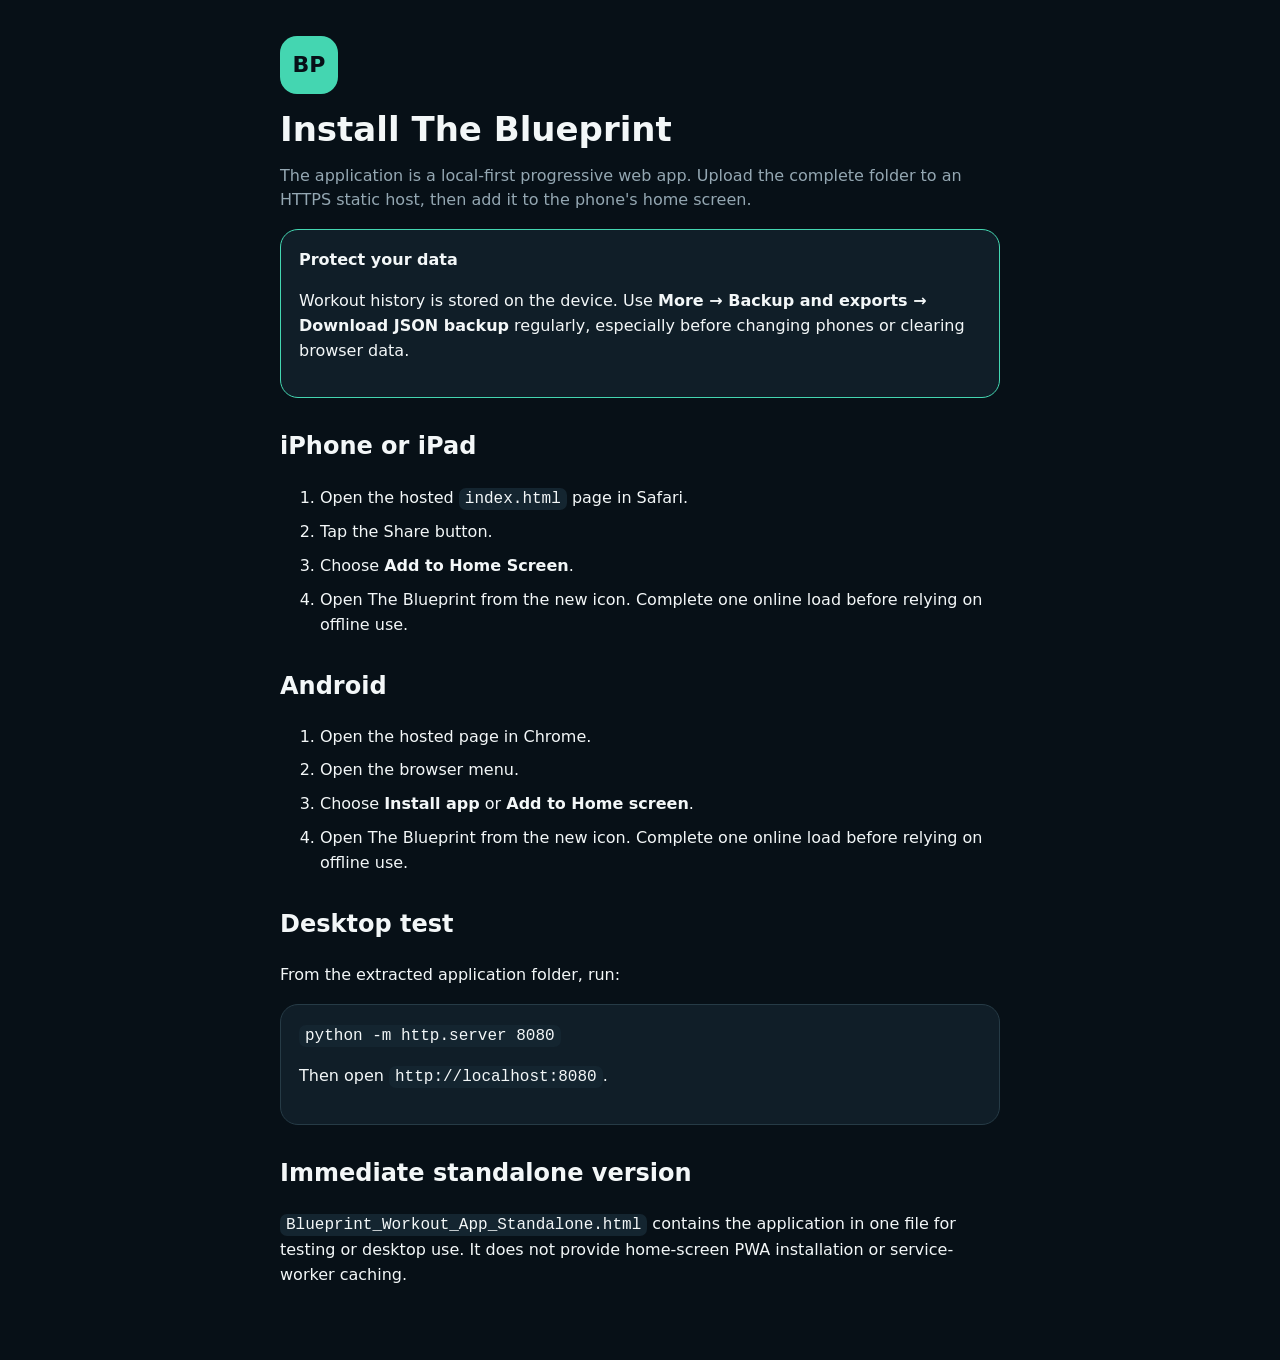
<file: INSTALL.html>
<!doctype html><html lang="en"><head><meta charset="utf-8"><meta name="viewport" content="width=device-width,initial-scale=1"><title>Install The Blueprint</title><style>body{margin:0;background:#071017;color:#f3f7f8;font:16px/1.55 system-ui,-apple-system,Segoe UI,sans-serif}main{max-width:720px;margin:auto;padding:36px 20px 60px}.mark{width:58px;height:58px;border-radius:17px;background:#44d6b1;color:#071017;display:grid;place-items:center;font-weight:900;font-size:22px}h1{font-size:34px;line-height:1.05;margin:18px 0 8px}h2{margin-top:30px}.card{background:#101e28;border:1px solid #263b46;border-radius:18px;padding:18px;margin:14px 0}.accent{border-color:#44d6b1}.muted{color:#94a7b2}code{background:#142530;border-radius:7px;padding:2px 6px}li{margin:9px 0}a{color:#44d6b1}</style></head><body><main><div class="mark">BP</div><h1>Install The Blueprint</h1><p class="muted">The application is a local-first progressive web app. Upload the complete folder to an HTTPS static host, then add it to the phone's home screen.</p><section class="card accent"><strong>Protect your data</strong><p>Workout history is stored on the device. Use <b>More → Backup and exports → Download JSON backup</b> regularly, especially before changing phones or clearing browser data.</p></section><h2>iPhone or iPad</h2><ol><li>Open the hosted <code>index.html</code> page in Safari.</li><li>Tap the Share button.</li><li>Choose <b>Add to Home Screen</b>.</li><li>Open The Blueprint from the new icon. Complete one online load before relying on offline use.</li></ol><h2>Android</h2><ol><li>Open the hosted page in Chrome.</li><li>Open the browser menu.</li><li>Choose <b>Install app</b> or <b>Add to Home screen</b>.</li><li>Open The Blueprint from the new icon. Complete one online load before relying on offline use.</li></ol><h2>Desktop test</h2><p>From the extracted application folder, run:</p><section class="card"><code>python -m http.server 8080</code><p>Then open <code>http://localhost:8080</code>.</p></section><h2>Immediate standalone version</h2><p><code>Blueprint_Workout_App_Standalone.html</code> contains the application in one file for testing or desktop use. It does not provide home-screen PWA installation or service-worker caching.</p></main></body></html>
</file>
<file: styles.css>
:root {
  color-scheme: dark;
  --bg: #071017;
  --bg-elevated: #0c1720;
  --panel: #101e28;
  --panel-2: #142530;
  --panel-3: #1a2d39;
  --text: #f3f7f8;
  --muted: #94a7b2;
  --line: #263b46;
  --accent: #44d6b1;
  --accent-2: #5eb8ff;
  --accent-soft: rgba(68,214,177,.14);
  --warning: #ffbd5a;
  --danger: #ff7474;
  --success: #58dea7;
  --input: #0a151d;
  --shadow: 0 16px 44px rgba(0,0,0,.34);
  --radius: 18px;
  --radius-sm: 12px;
  --safe-top: env(safe-area-inset-top, 0px);
  --safe-bottom: env(safe-area-inset-bottom, 0px);
  --max: 840px;
}

body.light {
  color-scheme: light;
  --bg: #eef3f5;
  --bg-elevated: #ffffff;
  --panel: #ffffff;
  --panel-2: #f5f8f9;
  --panel-3: #e9f0f2;
  --text: #13212a;
  --muted: #607580;
  --line: #d7e1e5;
  --accent: #0b9779;
  --accent-2: #287dc1;
  --accent-soft: rgba(11,151,121,.10);
  --warning: #b56c00;
  --danger: #c33838;
  --success: #11815e;
  --input: #f7fafb;
  --shadow: 0 16px 44px rgba(36,57,67,.15);
}

* { box-sizing: border-box; }
html { -webkit-text-size-adjust: 100%; scroll-behavior: smooth; }
body {
  margin: 0;
  min-height: 100vh;
  background: radial-gradient(circle at 50% -15%, rgba(68,214,177,.11), transparent 42%), var(--bg);
  color: var(--text);
  font-family: Inter, ui-sans-serif, system-ui, -apple-system, BlinkMacSystemFont, "Segoe UI", sans-serif;
  font-size: 16px;
  line-height: 1.45;
  overscroll-behavior-y: none;
}
button, input, select, textarea { font: inherit; }
button { color: inherit; }
button, [role="button"] { -webkit-tap-highlight-color: transparent; }
svg { fill: none; stroke: currentColor; stroke-width: 1.8; stroke-linecap: round; stroke-linejoin: round; }
.hidden { display: none !important; }
.sr-only { position: absolute; width: 1px; height: 1px; padding: 0; margin: -1px; overflow: hidden; clip: rect(0,0,0,0); white-space: nowrap; border: 0; }

.app-shell { min-height: 100vh; }
.topbar {
  position: fixed;
  inset: 0 0 auto 0;
  z-index: 30;
  min-height: calc(64px + var(--safe-top));
  padding: calc(8px + var(--safe-top)) 14px 8px;
  display: flex;
  align-items: center;
  gap: 10px;
  background: color-mix(in srgb, var(--bg-elevated) 92%, transparent);
  border-bottom: 1px solid color-mix(in srgb, var(--line) 72%, transparent);
  backdrop-filter: blur(18px);
}
.brand-button {
  min-width: 0;
  padding: 0;
  display: flex;
  align-items: center;
  gap: 10px;
  flex: 1;
  background: none;
  border: 0;
  text-align: left;
}
.brand-mark {
  display: grid;
  place-items: center;
  width: 38px;
  height: 38px;
  flex: 0 0 38px;
  border-radius: 12px;
  color: #06120f;
  background: linear-gradient(135deg, var(--accent), #95f0d9);
  font-weight: 900;
  letter-spacing: -.04em;
}
.brand-copy { min-width: 0; display: flex; flex-direction: column; }
.brand-copy strong { font-size: 15px; line-height: 1.15; }
.brand-copy small { color: var(--muted); font-size: 11px; white-space: nowrap; overflow: hidden; text-overflow: ellipsis; }
.timer-chip {
  border: 1px solid color-mix(in srgb, var(--accent) 45%, var(--line));
  background: var(--accent-soft);
  border-radius: 999px;
  min-height: 38px;
  padding: 7px 11px;
  display: flex;
  align-items: center;
  gap: 7px;
  font-variant-numeric: tabular-nums;
  font-weight: 800;
}
.timer-dot { width: 8px; height: 8px; border-radius: 50%; background: var(--accent); box-shadow: 0 0 0 5px rgba(68,214,177,.12); }
.icon-button {
  width: 42px;
  height: 42px;
  flex: 0 0 42px;
  display: grid;
  place-items: center;
  border-radius: 14px;
  border: 1px solid var(--line);
  background: var(--panel);
}
.icon-button svg { width: 21px; height: 21px; }

.main-content {
  width: min(100%, var(--max));
  margin: 0 auto;
  padding: calc(82px + var(--safe-top)) 14px calc(96px + var(--safe-bottom));
}
.view { display: none; animation: fadeIn .18s ease-out; }
.view.active { display: block; }
@keyframes fadeIn { from { opacity: .4; transform: translateY(4px); } to { opacity: 1; transform: none; } }

.bottom-nav {
  position: fixed;
  z-index: 35;
  left: 50%;
  bottom: 0;
  transform: translateX(-50%);
  width: min(100%, var(--max));
  padding: 7px 8px calc(7px + var(--safe-bottom));
  display: grid;
  grid-template-columns: repeat(5, 1fr);
  gap: 2px;
  background: color-mix(in srgb, var(--bg-elevated) 94%, transparent);
  border: 1px solid var(--line);
  border-bottom: 0;
  border-radius: 20px 20px 0 0;
  backdrop-filter: blur(20px);
  box-shadow: 0 -12px 30px rgba(0,0,0,.22);
}
.nav-item {
  min-height: 58px;
  border: 0;
  background: transparent;
  border-radius: 13px;
  color: var(--muted);
  display: flex;
  flex-direction: column;
  align-items: center;
  justify-content: center;
  gap: 3px;
  font-size: 11px;
  font-weight: 700;
}
.nav-item svg { width: 21px; height: 21px; }
.nav-item.active { color: var(--accent); background: var(--accent-soft); }

.page-header { margin: 4px 2px 18px; }
.page-header .eyebrow, .eyebrow { color: var(--accent); text-transform: uppercase; letter-spacing: .13em; font-size: 11px; font-weight: 900; }
.page-header h1 { margin: 4px 0 4px; font-size: clamp(25px, 7vw, 38px); line-height: 1.06; letter-spacing: -.035em; }
.page-header p { margin: 0; color: var(--muted); }
.section-title { display: flex; align-items: end; justify-content: space-between; gap: 14px; margin: 24px 2px 10px; }
.section-title h2 { margin: 0; font-size: 19px; letter-spacing: -.02em; }
.section-title p, .section-title small { margin: 0; color: var(--muted); }

.card {
  background: linear-gradient(180deg, color-mix(in srgb, var(--panel) 98%, white 2%), var(--panel));
  border: 1px solid var(--line);
  border-radius: var(--radius);
  padding: 16px;
  box-shadow: 0 8px 24px rgba(0,0,0,.10);
}
.card + .card { margin-top: 12px; }
.card.soft { background: var(--panel-2); box-shadow: none; }
.card.accent { border-color: color-mix(in srgb, var(--accent) 42%, var(--line)); background: linear-gradient(135deg, var(--accent-soft), var(--panel) 65%); }
.card.warning { border-color: color-mix(in srgb, var(--warning) 42%, var(--line)); }
.card.danger { border-color: color-mix(in srgb, var(--danger) 42%, var(--line)); }
.card-header { display: flex; align-items: flex-start; justify-content: space-between; gap: 12px; }
.card-header h2, .card-header h3 { margin: 0; letter-spacing: -.02em; }
.card-header h2 { font-size: 20px; }
.card-header h3 { font-size: 17px; }
.card-header p { margin: 3px 0 0; color: var(--muted); font-size: 13px; }
.card-actions { display: flex; align-items: center; gap: 8px; flex-wrap: wrap; }

.button {
  min-height: 46px;
  padding: 10px 15px;
  border-radius: 14px;
  border: 1px solid var(--line);
  background: var(--panel-2);
  font-weight: 800;
  display: inline-flex;
  align-items: center;
  justify-content: center;
  gap: 8px;
  text-decoration: none;
  cursor: pointer;
}
.button:active, .icon-button:active, .nav-item:active { transform: translateY(1px); }
.button.primary { color: #071510; background: linear-gradient(135deg, var(--accent), #8becd4); border-color: transparent; }
.button.secondary { background: var(--accent-soft); border-color: color-mix(in srgb, var(--accent) 45%, var(--line)); color: var(--accent); }
.button.ghost { background: transparent; }
.button.danger { color: var(--danger); border-color: color-mix(in srgb, var(--danger) 40%, var(--line)); background: rgba(255,116,116,.08); }
.button.small { min-height: 36px; padding: 7px 11px; border-radius: 11px; font-size: 13px; }
.button.block { width: 100%; }
.button[disabled] { opacity: .45; cursor: not-allowed; }
.link-button { border: 0; background: none; padding: 0; color: var(--accent); font-weight: 800; }

.pill-row { display: flex; gap: 8px; overflow-x: auto; scrollbar-width: none; padding: 2px 1px 7px; }
.pill-row::-webkit-scrollbar { display: none; }
.pill {
  flex: 0 0 auto;
  min-height: 38px;
  padding: 8px 12px;
  border-radius: 999px;
  border: 1px solid var(--line);
  background: var(--panel);
  color: var(--muted);
  font-size: 13px;
  font-weight: 800;
}
.pill.active { background: var(--accent-soft); color: var(--accent); border-color: color-mix(in srgb, var(--accent) 45%, var(--line)); }
.badge { display: inline-flex; align-items: center; min-height: 25px; padding: 4px 8px; border-radius: 999px; background: var(--panel-3); color: var(--muted); font-size: 11px; font-weight: 800; }
.badge.accent { color: var(--accent); background: var(--accent-soft); }
.badge.success { color: var(--success); background: rgba(88,222,167,.11); }
.badge.warning { color: var(--warning); background: rgba(255,189,90,.11); }

.selector-grid { display: grid; grid-template-columns: minmax(0, 1fr) minmax(0, 1fr); gap: 10px; }
.field { display: flex; flex-direction: column; gap: 6px; min-width: 0; }
.field label, .field-label { color: var(--muted); font-size: 12px; font-weight: 800; }
.input, .select, .textarea {
  width: 100%;
  min-height: 46px;
  border: 1px solid var(--line);
  border-radius: 13px;
  background: var(--input);
  color: var(--text);
  padding: 10px 12px;
  outline: none;
}
.textarea { min-height: 92px; resize: vertical; }
.input:focus, .select:focus, .textarea:focus { border-color: var(--accent); box-shadow: 0 0 0 3px var(--accent-soft); }
.input[type=number] { font-variant-numeric: tabular-nums; }
.input::placeholder, .textarea::placeholder { color: color-mix(in srgb, var(--muted) 64%, transparent); }
.form-grid { display: grid; grid-template-columns: repeat(2, minmax(0, 1fr)); gap: 12px; }
.form-grid .span-2 { grid-column: 1 / -1; }
.helper { color: var(--muted); font-size: 12px; }

.status-grid { display: grid; grid-template-columns: repeat(2, minmax(0, 1fr)); gap: 10px; }
.stat { border: 1px solid var(--line); border-radius: 15px; padding: 13px; background: var(--panel-2); }
.stat small { display: block; color: var(--muted); font-size: 11px; font-weight: 800; text-transform: uppercase; letter-spacing: .06em; }
.stat strong { display: block; margin-top: 3px; font-size: 22px; letter-spacing: -.03em; font-variant-numeric: tabular-nums; }
.stat em { display: block; color: var(--muted); font-size: 11px; font-style: normal; }

.week-hero { display: grid; grid-template-columns: 1fr auto; align-items: center; gap: 14px; }
.week-hero h2 { margin: 4px 0; font-size: 24px; }
.week-hero p { margin: 0; color: var(--muted); }
.progress-ring { position: relative; --p: 0; width: 72px; height: 72px; border-radius: 50%; display: grid; place-items: center; background: conic-gradient(var(--accent) calc(var(--p) * 1%), var(--panel-3) 0); }
.progress-ring::before { content: ''; width: 56px; height: 56px; border-radius: 50%; background: var(--panel); position: absolute; }
.progress-ring span { position: relative; z-index: 1; font-size: 13px; font-weight: 900; }

.workout-controls { display: grid; grid-template-columns: 1fr 1fr; gap: 10px; margin-top: 14px; }
.workout-controls .button:last-child:nth-child(odd) { grid-column: 1 / -1; }
.session-banner { display: flex; align-items: center; justify-content: space-between; gap: 12px; margin-top: 12px; padding: 12px 14px; border: 1px solid color-mix(in srgb, var(--accent) 45%, var(--line)); border-radius: 14px; background: var(--accent-soft); }
.session-banner strong { font-variant-numeric: tabular-nums; font-size: 20px; }

.exercise-card { padding: 0; overflow: hidden; }
.exercise-card + .exercise-card { margin-top: 12px; }
.exercise-head { padding: 15px 15px 12px; display: flex; align-items: flex-start; justify-content: space-between; gap: 10px; }
.exercise-index { display: flex; gap: 11px; min-width: 0; }
.exercise-number { width: 30px; height: 30px; flex: 0 0 30px; display: grid; place-items: center; border-radius: 10px; background: var(--accent-soft); color: var(--accent); font-size: 12px; font-weight: 900; }
.exercise-title { min-width: 0; }
.exercise-title h3 { margin: 0; font-size: 17px; line-height: 1.2; }
.exercise-title .meta { display: flex; flex-wrap: wrap; gap: 5px; margin-top: 7px; }
.exercise-menu { border: 0; background: transparent; width: 38px; height: 38px; display: grid; place-items: center; color: var(--muted); font-size: 22px; }
.suggestion { margin: 0 15px 12px; border-radius: 13px; padding: 11px 12px; background: var(--panel-2); border: 1px solid var(--line); }
.suggestion strong { display: block; color: var(--accent-2); font-size: 13px; }
.suggestion p { margin: 3px 0 0; color: var(--muted); font-size: 12px; }
.suggestion .set-change { color: var(--warning); }
.set-table { border-top: 1px solid var(--line); }
.set-head, .set-row { display: grid; grid-template-columns: 34px minmax(70px, 1.05fr) minmax(62px, .8fr) minmax(58px, .72fr) 46px; gap: 7px; align-items: center; padding: 8px 12px; }
.set-head { color: var(--muted); font-size: 10px; font-weight: 900; text-transform: uppercase; letter-spacing: .05em; background: var(--panel-2); }
.set-row { border-top: 1px solid color-mix(in srgb, var(--line) 72%, transparent); }
.set-row.complete { background: rgba(88,222,167,.06); }
.set-number { text-align: center; font-weight: 900; color: var(--muted); }
.set-input { width: 100%; min-width: 0; height: 43px; border: 1px solid var(--line); border-radius: 11px; background: var(--input); color: var(--text); padding: 7px; text-align: center; font-weight: 800; font-variant-numeric: tabular-nums; }
.set-input:focus { outline: none; border-color: var(--accent); }
.set-input::placeholder { font-size: 11px; color: color-mix(in srgb, var(--muted) 55%, transparent); }
.complete-set { width: 42px; height: 42px; border-radius: 12px; border: 1px solid var(--line); background: var(--panel-2); display: grid; place-items: center; color: var(--muted); }
.complete-set svg { width: 21px; height: 21px; }
.set-row.complete .complete-set { color: #04100d; background: var(--success); border-color: transparent; }
.exercise-foot { display: flex; gap: 8px; padding: 10px 12px 13px; border-top: 1px solid var(--line); }
.exercise-foot .button { flex: 1; }

.week-grid { display: grid; grid-template-columns: repeat(4, minmax(0, 1fr)); gap: 8px; }
.week-cell { min-height: 62px; border: 1px solid var(--line); border-radius: 13px; background: var(--panel); padding: 8px; display: flex; flex-direction: column; justify-content: space-between; align-items: flex-start; }
.week-cell strong { font-size: 14px; }
.week-cell small { color: var(--muted); font-size: 10px; }
.week-cell.active { border-color: var(--accent); background: var(--accent-soft); }
.week-cell.complete { box-shadow: inset 0 -3px var(--success); }

.program-day { margin-top: 10px; }
.program-day summary { list-style: none; cursor: pointer; display: flex; align-items: center; justify-content: space-between; gap: 10px; padding: 14px 15px; border: 1px solid var(--line); background: var(--panel); border-radius: 15px; }
.program-day summary::-webkit-details-marker { display: none; }
.program-day[open] summary { border-radius: 15px 15px 0 0; border-bottom-color: transparent; }
.program-day-body { border: 1px solid var(--line); border-top: 0; border-radius: 0 0 15px 15px; overflow: hidden; }
.program-row { display: grid; grid-template-columns: 1fr auto; gap: 10px; align-items: center; padding: 11px 13px; border-top: 1px solid var(--line); }
.program-row:first-child { border-top: 0; }
.program-row p { margin: 0; }
.program-row small { display: block; color: var(--muted); }

.volume-toggle { display: grid; grid-template-columns: 1fr 1fr; gap: 4px; padding: 4px; border-radius: 14px; background: var(--panel-2); }
.volume-toggle button { min-height: 38px; border: 0; border-radius: 10px; background: transparent; color: var(--muted); font-weight: 800; }
.volume-toggle button.active { background: var(--panel); color: var(--text); box-shadow: 0 4px 14px rgba(0,0,0,.14); }
.bar-list { display: flex; flex-direction: column; gap: 12px; }
.bar-row { display: grid; grid-template-columns: 94px 1fr 56px; gap: 10px; align-items: center; }
.bar-row label { font-size: 13px; font-weight: 800; }
.bar-track { height: 12px; border-radius: 999px; background: var(--panel-3); overflow: hidden; }
.bar-fill { height: 100%; width: 0; border-radius: inherit; background: linear-gradient(90deg, var(--accent), var(--accent-2)); }
.bar-value { text-align: right; font-variant-numeric: tabular-nums; font-size: 12px; color: var(--muted); }
.volume-table { width: 100%; border-collapse: collapse; }
.volume-table th, .volume-table td { padding: 10px 8px; border-bottom: 1px solid var(--line); }
.volume-table th { color: var(--muted); font-size: 10px; text-align: right; text-transform: uppercase; letter-spacing: .06em; }
.volume-table th:first-child, .volume-table td:first-child { text-align: left; }
.volume-table td { text-align: right; font-variant-numeric: tabular-nums; }

.calendar-toolbar { display: flex; align-items: center; justify-content: space-between; margin-bottom: 12px; }
.calendar-toolbar h2 { margin: 0; font-size: 20px; }
.calendar-grid { display: grid; grid-template-columns: repeat(7, minmax(0, 1fr)); gap: 5px; min-width: 0; }
.calendar-weekday { text-align: center; color: var(--muted); font-size: 10px; font-weight: 900; padding: 6px 0; }
.calendar-day { position: relative; aspect-ratio: 1; min-width: 0; border: 1px solid var(--line); border-radius: 12px; background: var(--panel-2); padding: 7px; text-align: left; font-size: 12px; }
.calendar-day.outside { opacity: .32; }
.calendar-day.today { border-color: var(--accent-2); }
.calendar-day.has-gym { background: var(--accent-soft); border-color: color-mix(in srgb, var(--accent) 50%, var(--line)); }
.calendar-day .day-num { font-weight: 900; }
.calendar-day .dots { position: absolute; left: 7px; right: 7px; bottom: 6px; display: flex; gap: 3px; }
.calendar-day .dot { width: 6px; height: 6px; border-radius: 50%; background: var(--accent); }
.calendar-day .time { position: absolute; right: 6px; bottom: 4px; color: var(--muted); font-size: 8px; }

.time-chart { display: flex; align-items: flex-end; gap: 6px; height: 150px; padding: 8px 3px 0; }
.time-bar-wrap { flex: 1; min-width: 0; height: 100%; display: flex; flex-direction: column; align-items: center; justify-content: flex-end; gap: 6px; }
.time-bar { width: 100%; max-width: 34px; min-height: 3px; border-radius: 7px 7px 3px 3px; background: linear-gradient(180deg, var(--accent-2), var(--accent)); }
.time-bar-wrap small { color: var(--muted); font-size: 9px; }

.list { display: flex; flex-direction: column; }
.list-item { min-height: 60px; display: flex; align-items: center; justify-content: space-between; gap: 12px; padding: 12px 0; border-bottom: 1px solid var(--line); }
.list-item:last-child { border-bottom: 0; }
.list-copy { min-width: 0; }
.list-copy strong { display: block; }
.list-copy small { display: block; color: var(--muted); white-space: nowrap; overflow: hidden; text-overflow: ellipsis; }
.list-chevron { color: var(--muted); font-size: 22px; }

.muscle-credit-row { display: grid; grid-template-columns: minmax(0, 1fr) 94px 42px; gap: 8px; align-items: end; margin-top: 8px; }
.credit-input-wrap { position: relative; }
.credit-input-wrap .input { padding-right: 28px; }
.credit-input-wrap span { position: absolute; right: 10px; top: 50%; transform: translateY(-50%); color: var(--muted); font-size: 12px; }

.modal-backdrop { position: fixed; inset: 0; z-index: 80; background: rgba(0,0,0,.58); backdrop-filter: blur(4px); }
.modal {
  position: fixed;
  z-index: 90;
  left: 50%;
  bottom: 0;
  width: min(100%, 720px);
  max-height: min(88vh, 840px);
  transform: translateX(-50%);
  display: flex;
  flex-direction: column;
  background: var(--bg-elevated);
  border: 1px solid var(--line);
  border-bottom: 0;
  border-radius: 24px 24px 0 0;
  box-shadow: var(--shadow);
  padding-bottom: var(--safe-bottom);
  animation: slideUp .2s ease-out;
}
@keyframes slideUp { from { transform: translate(-50%, 20px); opacity: .5; } to { transform: translate(-50%, 0); opacity: 1; } }
.modal-handle { width: 42px; height: 5px; border-radius: 999px; background: var(--line); margin: 9px auto 0; }
.modal-header { display: flex; align-items: center; justify-content: space-between; padding: 10px 15px; border-bottom: 1px solid var(--line); }
.modal-header h2 { margin: 0; font-size: 19px; }
.modal-body { padding: 15px; overflow-y: auto; overscroll-behavior: contain; }
.modal-body > :first-child { margin-top: 0; }
.modal-footer { position: sticky; bottom: 0; display: flex; gap: 9px; padding: 12px 0 2px; background: linear-gradient(transparent, var(--bg-elevated) 24%); }
.modal-footer .button { flex: 1; }

.rest-timer {
  position: fixed;
  z-index: 60;
  left: 50%;
  bottom: calc(82px + var(--safe-bottom));
  transform: translateX(-50%);
  width: min(calc(100% - 24px), 560px);
  display: flex;
  align-items: center;
  justify-content: space-between;
  gap: 12px;
  padding: 12px 13px;
  border-radius: 17px;
  border: 1px solid color-mix(in srgb, var(--accent-2) 50%, var(--line));
  background: color-mix(in srgb, var(--panel) 94%, transparent);
  box-shadow: var(--shadow);
  backdrop-filter: blur(18px);
}
.rest-timer small { display: block; color: var(--accent-2); font-weight: 900; letter-spacing: .12em; }
.rest-timer strong { display: block; font-size: 24px; font-variant-numeric: tabular-nums; line-height: 1; }
.rest-actions { display: flex; gap: 6px; }
.rest-actions button { min-height: 38px; border: 1px solid var(--line); border-radius: 11px; background: var(--panel-2); font-size: 12px; font-weight: 800; }

.toast-region { position: fixed; z-index: 120; top: calc(72px + var(--safe-top)); left: 50%; transform: translateX(-50%); width: min(calc(100% - 28px), 600px); pointer-events: none; }
.toast { margin-top: 8px; padding: 12px 14px; border: 1px solid var(--line); border-radius: 14px; background: var(--panel); box-shadow: var(--shadow); font-weight: 700; animation: toastIn .2s ease-out; }
.toast.success { border-color: color-mix(in srgb, var(--success) 50%, var(--line)); }
.toast.error { border-color: color-mix(in srgb, var(--danger) 50%, var(--line)); }
@keyframes toastIn { from { opacity: 0; transform: translateY(-6px); } to { opacity: 1; transform: none; } }

.empty { text-align: center; padding: 32px 18px; color: var(--muted); }
.empty strong { display: block; color: var(--text); margin-bottom: 4px; }
.divider { height: 1px; background: var(--line); margin: 18px 0; }
.inline-note { padding: 11px 12px; border-radius: 12px; background: var(--panel-2); color: var(--muted); font-size: 12px; }
.check-row { display: flex; align-items: center; gap: 10px; min-height: 44px; }
.check-row input { width: 20px; height: 20px; accent-color: var(--accent); }

@media (min-width: 680px) {
  .main-content { padding-left: 22px; padding-right: 22px; }
  .status-grid { grid-template-columns: repeat(4, minmax(0, 1fr)); }
  .week-grid { grid-template-columns: repeat(6, minmax(0, 1fr)); }
  .workout-controls { grid-template-columns: repeat(4, 1fr); }
  .workout-controls .button:last-child:nth-child(odd) { grid-column: auto; }
  .set-head, .set-row { grid-template-columns: 40px minmax(92px, 1fr) minmax(80px, .8fr) minmax(72px, .7fr) 48px; padding-left: 15px; padding-right: 15px; }
  .calendar-day { min-height: 72px; aspect-ratio: auto; }
  .form-grid.three { grid-template-columns: repeat(3, minmax(0, 1fr)); }
}

@media (max-width: 370px) {
  .main-content { padding-left: 9px; padding-right: 9px; }
  .set-head, .set-row { gap: 4px; padding-left: 7px; padding-right: 7px; grid-template-columns: 28px minmax(58px, 1fr) minmax(52px, .75fr) minmax(50px, .68fr) 42px; }
  .set-input { padding: 5px 3px; }
  .week-grid { grid-template-columns: repeat(3, 1fr); }
  .bar-row { grid-template-columns: 78px 1fr 48px; gap: 6px; }
  #view-calendar .card { padding-left: 10px; padding-right: 10px; }
  .calendar-grid { gap: 3px; }
}

@media print {
  .topbar, .bottom-nav, .rest-timer { display: none !important; }
  .main-content { padding: 0; width: 100%; max-width: none; }
  body { background: white; color: black; }
  .card { box-shadow: none; break-inside: avoid; }
}
</file>
